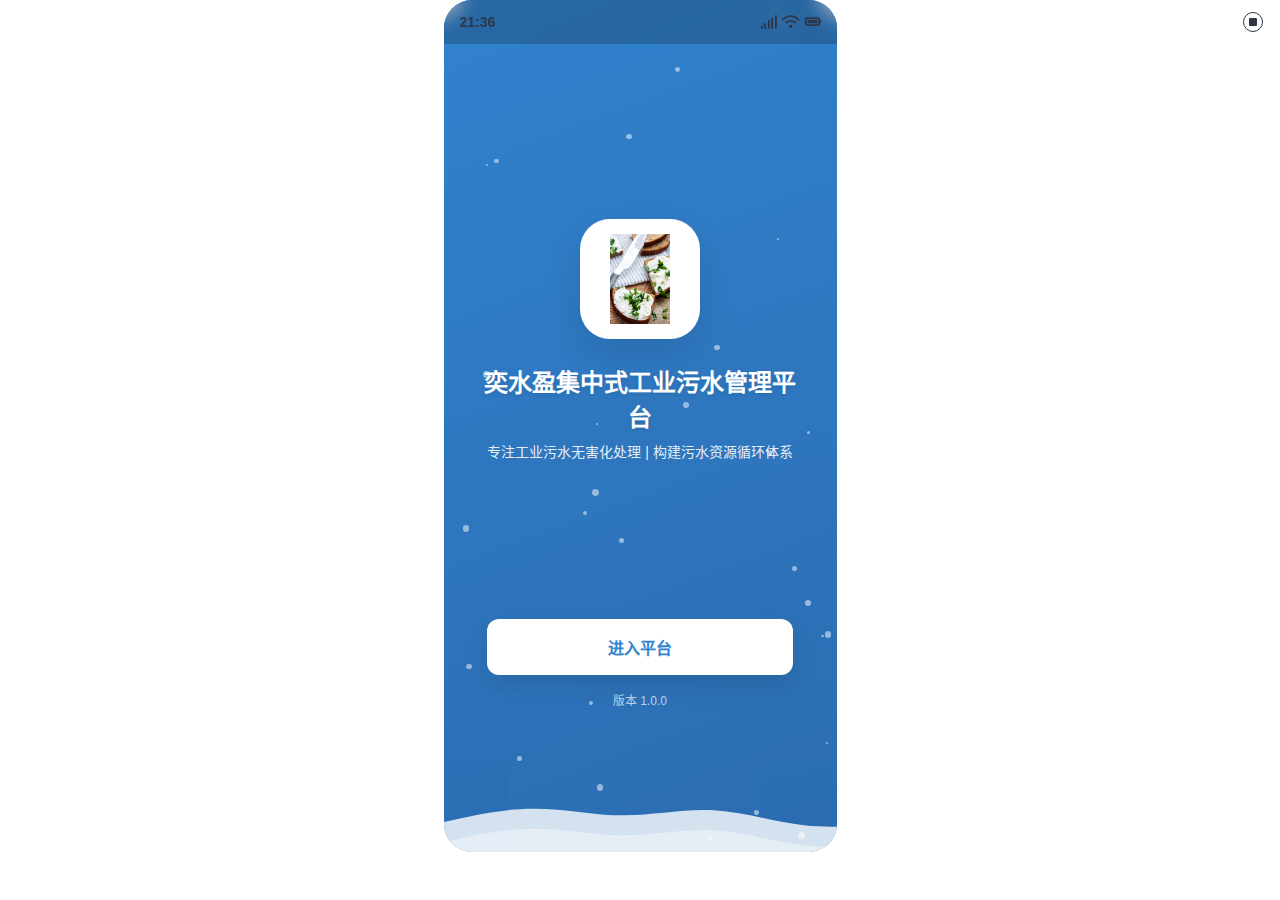
<file: index.html>
<!DOCTYPE html>
<html lang="zh-CN">
<head>
  <meta charset="UTF-8">
  <meta name="viewport" content="width=device-width, initial-scale=1.0, maximum-scale=1.0, user-scalable=no">
  <title>奕水盈集中式工业污水管理平台</title>
  <link rel="stylesheet" href="common.css">
  <link href="https://cdnjs.cloudflare.com/ajax/libs/font-awesome/6.0.0-beta3/css/all.min.css" rel="stylesheet">
  <style>
    body {
      margin: 0 auto;
      padding: 0;
      font-family: -apple-system, BlinkMacSystemFont, 'Segoe UI', Roboto, Helvetica, Arial, sans-serif;
      overflow: hidden;
      height: 100vh;
      width: 100%;
      max-width: 393px;
      background-color: #fff;
      border-radius: 40px;
    }
    
    .splash-container {
      position: relative;
      width: 100%;
      height: 100%;
      margin: 0 auto;
      overflow: hidden;
      display: flex;
      flex-direction: column;
      align-items: center;
      justify-content: space-between;
      background: linear-gradient(160deg, #3182ce, #2b6cb0);
      border-radius: calc(var(--border-radius) - var(--border-width));
    }
    
    /* 背景波浪 */
    .wave {
      position: absolute;
      bottom: 0;
      left: 0;
      width: 100%;
      height: 100px;
      background: url('data:image/svg+xml;utf8,<svg xmlns="http://www.w3.org/2000/svg" viewBox="0 0 1440 320"><path fill="white" fill-opacity="1" d="M0,224L48,213.3C96,203,192,181,288,181.3C384,181,480,203,576,202.7C672,203,768,181,864,186.7C960,192,1056,224,1152,234.7C1248,245,1344,235,1392,229.3L1440,224L1440,320L1392,320C1344,320,1248,320,1152,320C1056,320,960,320,864,320C768,320,672,320,576,320C480,320,384,320,288,320C192,320,96,320,48,320L0,320Z"></path></svg>');
      background-size: cover;
      background-repeat: no-repeat;
      opacity: 0.8;
      animation: wave-animation 12s linear infinite;
    }
    
    .wave:nth-child(2) {
      bottom: -20px;
      opacity: 0.4;
      animation: wave-animation 10s linear infinite;
    }
    
    @keyframes wave-animation {
      0% { background-position-x: 0px; }
      100% { background-position-x: 1000px; }
    }
    
    /* 粒子动画 */
    .particle {
      position: absolute;
      width: 6px;
      height: 6px;
      background-color: rgba(255, 255, 255, 0.5);
      border-radius: 50%;
      animation: float 10s infinite linear;
    }
    
    @keyframes float {
      0% { transform: translate(0, 0); opacity: 0; }
      10% { opacity: 1; }
      90% { opacity: 1; }
      100% { transform: translate(var(--x), var(--y)); opacity: 0; }
    }
    
    /* Logo和标题 */
    .splash-content {
      display: flex;
      flex-direction: column;
      align-items: center;
      justify-content: center;
      text-align: center;
      margin-top: 120px;
      width: 100%;
      padding: 0 24px;
      z-index: 2;
      box-sizing: border-box;
    }
    
    .logo {
      width: 120px;
      height: 120px;
      border-radius: 30px;
      background: #fff;
      display: flex;
      align-items: center;
      justify-content: center;
      box-shadow: 0 15px 35px rgba(0, 0, 0, 0.1);
      margin-bottom: 24px;
      animation: pulsate 2s infinite alternate;
      overflow: hidden;
    }
    
    @keyframes pulsate {
      0% { transform: scale(1); box-shadow: 0 15px 35px rgba(0, 0, 0, 0.1); }
      100% { transform: scale(1.05); box-shadow: 0 20px 45px rgba(0, 0, 0, 0.18); }
    }
    
    .logo img {
      width: 75%;
      height: 75%;
      object-fit: contain;
    }
    
    .app-name {
      font-size: 24px;
      font-weight: 700;
      color: #fff;
      margin-bottom: 8px;
      text-shadow: 0 2px 4px rgba(0, 0, 0, 0.1);
      padding: 0 10px;
      word-wrap: break-word;
    }
    
    .app-subtitle {
      font-size: 14px;
      color: rgba(255, 255, 255, 0.9);
      margin-bottom: 32px;
      max-width: 90%;
      line-height: 1.6;
      word-wrap: break-word;
    }
    
    /* 底部按钮 */
    .splash-buttons {
      display: flex;
      flex-direction: column;
      align-items: center;
      padding: 24px;
      width: 90%;
      z-index: 2;
      margin-bottom: 120px;
    }
    
    .start-btn {
      width: 100%;
      padding: 16px;
      background: #fff;
      color: #3182ce;
      border: none;
      border-radius: 12px;
      font-size: 16px;
      font-weight: 600;
      cursor: pointer;
      box-shadow: 0 10px 25px rgba(0, 0, 0, 0.1);
      transition: all 0.3s ease;
      position: relative;
      overflow: hidden;
    }
    
    .start-btn::after {
      content: "";
      position: absolute;
      top: -50%;
      left: -50%;
      width: 200%;
      height: 200%;
      background: radial-gradient(circle, rgba(255,255,255,0.3) 0%, transparent 70%);
      opacity: 0;
      transform: scale(0.5);
      transition: opacity 0.5s ease, transform 0.5s ease;
    }
    
    .start-btn:active {
      transform: translateY(2px);
      box-shadow: 0 5px 15px rgba(0, 0, 0, 0.05);
    }
    
    .start-btn:hover::after {
      opacity: 1;
      transform: scale(1);
    }
    
    .splash-version {
      margin-top: 16px;
      color: rgba(255, 255, 255, 0.7);
      font-size: 12px;
    }
    
    /* iOS状态栏 */
    .ios-status-bar {
      position: absolute;
      top: 0;
      left: 0;
      width: 100%;
      z-index: 100;
      color: white;
      padding: 5px 16px;
      height: 44px;
      box-sizing: border-box;
      display: flex;
      justify-content: space-between;
      align-items: center;
      background-color: rgba(0,0,0,0.2);
      backdrop-filter: blur(10px);
      -webkit-backdrop-filter: blur(10px);
      border-top-left-radius: calc(var(--border-radius) - var(--border-width));
      border-top-right-radius: calc(var(--border-radius) - var(--border-width));
    }
    
    /* 页面操作按钮 */
    .action-buttons {
      position: fixed;
      top: 10px;
      right: 15px;
      display: flex;
      align-items: center;
      gap: 12px;
      z-index: 1001;
      color: white;
    }
    
    /* 固定位置的操作按钮 */
    .action-fixed {
      position: fixed;
      top: 10px;
      right: 15px;
      z-index: 1001;
      color: white;
    }
    
    .share-dots {
      display: flex;
      flex-direction: column;
      gap: 3px;
    }
    
    .share-dot {
      width: 4px;
      height: 4px;
      background-color: white;
      border-radius: 50%;
    }
    
    .home-btn {
      width: 24px;
      height: 24px;
      position: relative;
    }
    
    .home-btn-inner {
      width: 12px;
      height: 12px;
      border: 2px solid white;
      border-radius: 3px;
      position: absolute;
      top: 50%;
      left: 50%;
      transform: translate(-50%, -50%);
    }
  </style>
</head>
<body>
  <!-- iOS状态栏 -->
  <div class="ios-status-bar">
    <div class="status-bar-time" id="status-time">9:41</div>
    <div class="status-bar-icons">
      <i class="fas fa-signal"></i>
      <i class="fas fa-wifi"></i>
      <i class="fas fa-battery-full"></i>
    </div>
  </div>
  
  <!-- 页面头部操作按钮 -->
  <div class="action-buttons action-fixed">
    <div class="share-dots">
      <div class="share-dot"></div>
      <div class="share-dot middle"></div>
      <div class="share-dot"></div>
    </div>
    <div class="home-btn">
      <div class="home-btn-inner"></div>
      <div class="home-btn-outer"></div>
    </div>
  </div>

  <div class="splash-container">
    <!-- 背景波浪 -->
    <div class="wave"></div>
    <div class="wave"></div>
    
    <!-- 动画粒子 -->
    <div id="particles"></div>
    
    <!-- Logo和标题 -->
    <div class="splash-content">
      <div class="logo">
        <img src="assets/logo.png" alt="奕水盈Logo">
      </div>
      <h1 class="app-name">奕水盈集中式工业污水管理平台</h1>
      <p class="app-subtitle">专注工业污水无害化处理 | 构建污水资源循环体系</p>
    </div>
    
    <!-- 底部按钮 -->
    <div class="splash-buttons">
      <button class="start-btn" id="enterButton">
        <span>进入平台</span>
      </button>
      <div class="splash-version">版本 1.0.0</div>
    </div>
  </div>

  <script>
    // 更新状态栏时间
    function updateStatusBarTime() {
      const now = new Date();
      const hours = now.getHours().toString().padStart(2, '0');
      const minutes = now.getMinutes().toString().padStart(2, '0');
      document.getElementById('status-time').textContent = `${hours}:${minutes}`;
    }
    
    // 初始加载和每分钟更新时间
    updateStatusBarTime();
    setInterval(updateStatusBarTime, 60000);
    
    // 创建动画粒子
    function createParticles() {
      const particlesContainer = document.getElementById('particles');
      const particleCount = 30;
      
      for (let i = 0; i < particleCount; i++) {
        const particle = document.createElement('div');
        particle.className = 'particle';
        
        // 随机位置
        const initialX = Math.random() * 100;
        const initialY = Math.random() * 100;
        particle.style.left = `${initialX}%`;
        particle.style.top = `${initialY}%`;
        
        // 随机大小
        const size = Math.random() * 5 + 2;
        particle.style.width = `${size}px`;
        particle.style.height = `${size}px`;
        
        // 随机移动方向
        const x = (Math.random() - 0.5) * 200;
        const y = (Math.random() - 0.5) * 200;
        particle.style.setProperty('--x', `${x}px`);
        particle.style.setProperty('--y', `${y}px`);
        
        // 随机动画延迟
        const delay = Math.random() * 5;
        particle.style.animationDelay = `${delay}s`;
        
        // 随机动画持续时间
        const duration = Math.random() * 20 + 10;
        particle.style.animationDuration = `${duration}s`;
        
        particlesContainer.appendChild(particle);
      }
    }
    
    // 创建粒子
    createParticles();
    
    // 点击进入按钮
    document.getElementById('enterButton').addEventListener('click', function() {
      window.location.href = 'login.html';
    });
  </script>
</body>
</html>
</file>
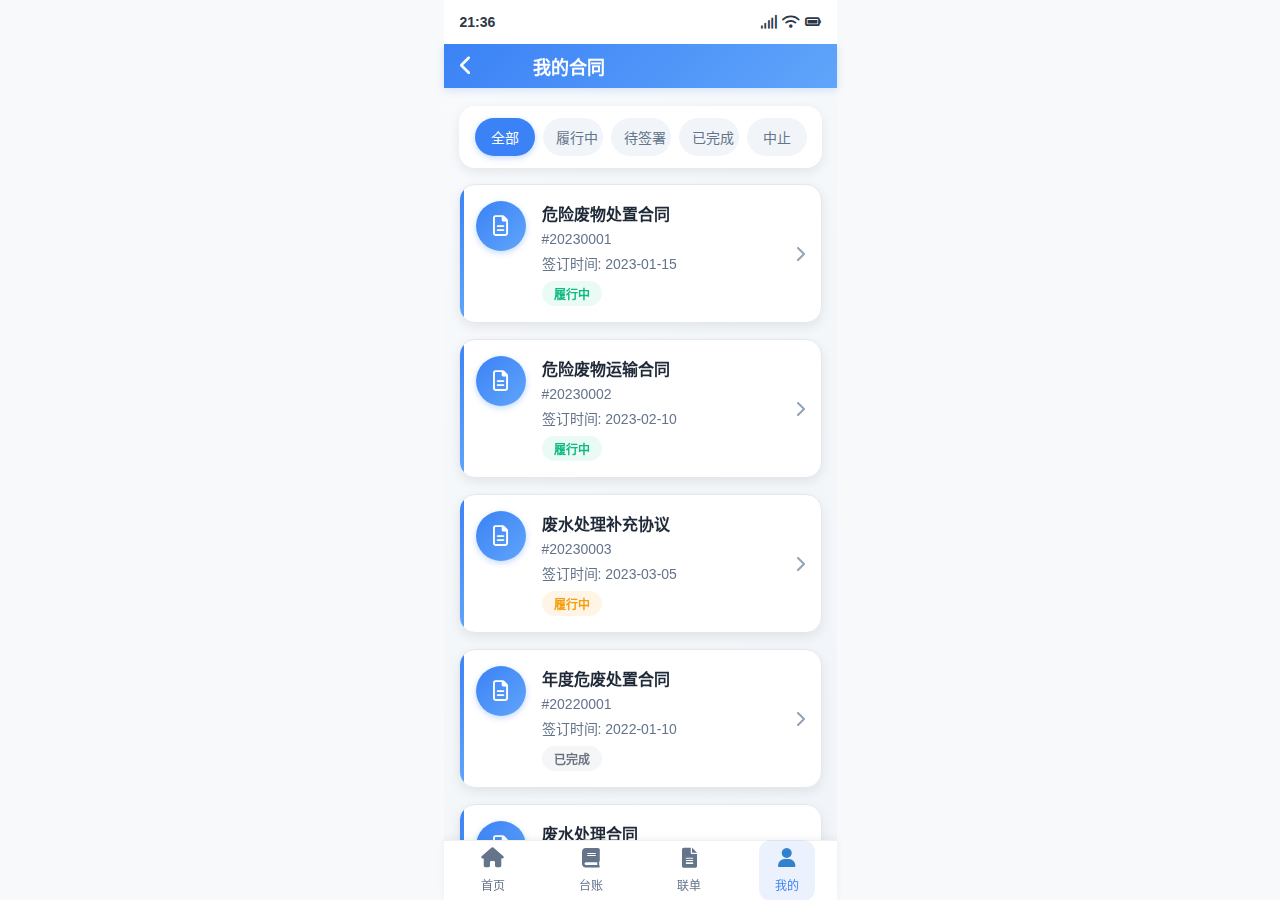
<file: contracts.html>
<!DOCTYPE html>
<html lang="zh-CN">
<head>
  <meta charset="UTF-8">
  <meta name="viewport" content="width=device-width, initial-scale=1.0, maximum-scale=1.0, user-scalable=no">
  <title>我的合同 - 奕水盈集中式工业污水管理平台</title>
  <link href="https://cdnjs.cloudflare.com/ajax/libs/font-awesome/6.0.0-beta3/css/all.min.css" rel="stylesheet">
  <link rel="stylesheet" href="common.css">
  <style>
    .container {
      padding: 90px 15px 70px;
      height: 100%;
      width: 100%;
      max-width: 393px;
      margin: 0 auto;
      overflow-y: auto;
      overflow-x: hidden;
      -webkit-overflow-scrolling: touch;
      box-sizing: border-box;
      position: relative;
      z-index: 1;
      background: linear-gradient(135deg, #f8fafc 0%, #f1f5f9 100%);
    }

    /* 修复iOS状态栏和页面头部 */
    .ios-status-bar {
      position: fixed;
      top: 0;
      left: 0;
      width: 100%;
      max-width: 393px;
      margin: 0 auto;
      left: 0;
      right: 0;
      z-index: 100;
      padding: 5px 16px;
      height: 44px;
      background-color: white;
    }

    .page-header {
      position: fixed;
      top: 44px;
      left: 0;
      width: 100%;
      max-width: 393px;
      margin: 0 auto;
      z-index: 50;
      background: linear-gradient(135deg, #3b82f6 0%, #60a5fa 100%);
      height: 44px;
      display: flex;
      align-items: center;
      padding: 0 16px;
      box-shadow: 0 2px 8px rgba(59, 130, 246, 0.2);
    }

    .page-title {
      color: white;
      font-size: 18px;
      font-weight: 600;
      margin-left: 8px;
    }

    .back-button {
      color: white;
      font-size: 20px;
      z-index: 10;
      transition: transform 0.2s ease;
    }

    .back-button:active {
      transform: scale(0.9);
    }

    /* 底部标签栏样式 */
    .tab-bar {
      position: fixed;
      bottom: 0;
      left: 0;
      width: 100%;
      max-width: 393px;
      margin: 0 auto;
      z-index: 50;
      background-color: white;
      display: flex;
      justify-content: space-around;
      align-items: center;
      padding: 8px 0;
      box-shadow: 0 -2px 8px rgba(0,0,0,0.05);
      border-top: 1px solid #f0f0f0;
    }
    
    /* 合同列表样式 */
    .contracts-list {
      margin-bottom: 24px;
    }
    
    .contract-card {
      background-color: white;
      border-radius: 16px;
      padding: 16px;
      box-shadow: 0 4px 12px rgba(0,0,0,0.08);
      margin-bottom: 16px;
      display: flex;
      cursor: pointer;
      border: 1px solid #e5e7eb;
      position: relative;
      overflow: hidden;
    }
    
    .contract-card::before {
      content: '';
      position: absolute;
      top: 0;
      left: 0;
      width: 4px;
      height: 100%;
      background: linear-gradient(135deg, #3b82f6 0%, #60a5fa 100%);
    }
    
    .contract-icon {
      width: 50px;
      height: 50px;
      border-radius: 25px;
      background: linear-gradient(135deg, #3b82f6 0%, #60a5fa 100%);
      display: flex;
      align-items: center;
      justify-content: center;
      margin-right: 16px;
      color: white;
      font-size: 20px;
      flex-shrink: 0;
      box-shadow: 0 2px 6px rgba(59, 130, 246, 0.3);
    }
    
    .contract-info {
      flex: 1;
      position: relative;
    }
    
    .contract-title {
      font-size: 16px;
      font-weight: 600;
      color: #1f2937;
      margin-bottom: 6px;
    }
    
    .contract-number {
      font-size: 14px;
      color: #64748b;
      margin-bottom: 6px;
    }
    
    .contract-date {
      font-size: 14px;
      color: #64748b;
      margin-bottom: 8px;
    }
    
    .contract-status {
      display: inline-block;
      padding: 4px 12px;
      border-radius: 20px;
      font-size: 12px;
      font-weight: 600;
    }
    
    .active {
      background-color: rgba(52, 211, 153, 0.1);
      color: #10b981;
    }
    
    .pending {
      background-color: rgba(245, 158, 11, 0.1);
      color: #f59e0b;
    }
    
    .completed {
      background-color: rgba(156, 163, 175, 0.1);
      color: #6b7280;
    }
    
    .status-terminated {
      background-color: rgba(239, 68, 68, 0.1);
      color: #ef4444;
    }
    
    .contract-arrow {
      display: flex;
      align-items: center;
      margin-left: 10px;
      color: #94a3b8;
      font-size: 16px;
    }
    
    /* 合同详情页样式 */
    .contract-detail {
      display: none;
      background-color: #fff;
      border-radius: 16px;
      padding: 20px;
      box-shadow: 0 4px 12px rgba(0,0,0,0.08);
    }
    
    .contract-detail.active {
      display: block;
    }
    
    .contract-detail-section {
      margin-bottom: 24px;
    }
    
    .section-title {
      font-size: 18px;
      font-weight: 600;
      color: #1f2937;
      margin-bottom: 16px;
      padding-bottom: 8px;
      border-bottom: 1px solid #e5e7eb;
    }
    
    .detail-row {
      display: flex;
      margin-bottom: 12px;
    }
    
    .detail-label {
      width: 120px;
      font-size: 14px;
      color: #64748b;
      font-weight: 500;
    }
    
    .detail-value {
      flex: 1;
      font-size: 14px;
      color: #1f2937;
    }
    
    /* 筛选栏样式 */
    .filter-tabs {
      display: flex;
      background-color: white;
      padding: 12px 16px;
      margin: 16px 0;
      border-radius: 16px;
      box-shadow: 0 4px 12px rgba(0,0,0,0.08);
      overflow-x: auto;
      white-space: nowrap;
      -webkit-overflow-scrolling: touch;
      scrollbar-width: none;
      -ms-overflow-style: none;
      gap: 8px;
    }
    
    .filter-tabs::-webkit-scrollbar {
      display: none;
    }
    
    .filter-tab {
      padding: 8px 12px;
      font-size: 14px;
      color: #64748b;
      border-radius: 20px;
      cursor: pointer;
      background-color: #f1f5f9;
      border: 1px solid transparent;
      min-width: 60px;
      text-align: center;
      white-space: nowrap;
    }
    
    .filter-tab.active {
      background-color: #3b82f6;
      color: white;
      font-weight: 500;
      box-shadow: 0 2px 6px rgba(59, 130, 246, 0.3);
    }
    
    .filter-tab:active {
      transform: scale(0.95);
    }

    /* 底部标签栏美化 */
    .tab-bar {
      position: fixed;
      bottom: 0;
      left: 0;
      width: 100%;
      max-width: 393px;
      margin: 0 auto;
      z-index: 50;
      background-color: white;
      display: flex;
      justify-content: space-around;
      align-items: center;
      padding: 8px 0;
      box-shadow: 0 -2px 8px rgba(0,0,0,0.05);
      border-top: 1px solid #f0f0f0;
    }

    .tab-item {
      display: flex;
      flex-direction: column;
      align-items: center;
      color: #64748b;
      text-decoration: none;
      padding: 8px 16px;
      border-radius: 12px;
    }

    .tab-item i {
      font-size: 20px;
      margin-bottom: 4px;
    }

    .tab-item span {
      font-size: 12px;
    }

    .tab-item.active {
      color: #3b82f6;
      background-color: rgba(59, 130, 246, 0.1);
    }
  </style>
</head>
<body>
  <!-- iOS状态栏 -->
  <div class="ios-status-bar">
    <div class="status-bar-time" id="status-time">9:41</div>
    <div class="status-bar-icons">
      <i class="fas fa-signal"></i>
      <i class="fas fa-wifi"></i>
      <i class="fas fa-battery-full"></i>
    </div>
  </div>
  
  <!-- 页面头部 -->
  <div class="page-header">
    <a href="profile.html" class="back-button">
      <i class="fas fa-chevron-left"></i>
    </a>
    <div class="page-title">我的合同</div>
  </div>
  
  <div class="container">
    <div id="contracts-list-view">
      <!-- 合同筛选栏 -->
      <div class="filter-tabs">
        <div class="filter-tab active" data-status="all">全部</div>
        <div class="filter-tab" data-status="active">履行中</div>
        <div class="filter-tab" data-status="pending">待签署</div>
        <div class="filter-tab" data-status="completed">已完成</div>
        <div class="filter-tab" data-status="terminated">中止</div>
      </div>
      
      <!-- 合同列表 -->
      <div class="contracts-list">
        <div class="contract-card" data-id="20230001" data-status="active">
          <div class="contract-icon">
            <i class="far fa-file-alt"></i>
          </div>
          <div class="contract-info">
            <div class="contract-title">危险废物处置合同</div>
            <div class="contract-number">#20230001</div>
            <div class="contract-date">签订时间: 2023-01-15</div>
            <div class="contract-status active">履行中</div>
          </div>
          <div class="contract-arrow">
            <i class="fas fa-chevron-right"></i>
          </div>
        </div>
        
        <div class="contract-card" data-id="20230002" data-status="active">
          <div class="contract-icon">
            <i class="far fa-file-alt"></i>
          </div>
          <div class="contract-info">
            <div class="contract-title">危险废物运输合同</div>
            <div class="contract-number">#20230002</div>
            <div class="contract-date">签订时间: 2023-02-10</div>
            <div class="contract-status active">履行中</div>
          </div>
          <div class="contract-arrow">
            <i class="fas fa-chevron-right"></i>
          </div>
        </div>
        
        <div class="contract-card" data-id="20230003" data-status="pending">
          <div class="contract-icon">
            <i class="far fa-file-alt"></i>
          </div>
          <div class="contract-info">
            <div class="contract-title">废水处理补充协议</div>
            <div class="contract-number">#20230003</div>
            <div class="contract-date">签订时间: 2023-03-05</div>
            <div class="contract-status pending">履行中</div>
          </div>
          <div class="contract-arrow">
            <i class="fas fa-chevron-right"></i>
          </div>
        </div>
        
        <div class="contract-card" data-id="20220001" data-status="completed">
          <div class="contract-icon">
            <i class="far fa-file-alt"></i>
          </div>
          <div class="contract-info">
            <div class="contract-title">年度危废处置合同</div>
            <div class="contract-number">#20220001</div>
            <div class="contract-date">签订时间: 2022-01-10</div>
            <div class="contract-status completed">已完成</div>
          </div>
          <div class="contract-arrow">
            <i class="fas fa-chevron-right"></i>
          </div>
        </div>
        
        <div class="contract-card" data-status="terminated">
          <div class="contract-icon">
            <i class="far fa-file-alt"></i>
          </div>
          <div class="contract-info">
            <div class="contract-title">废水处理合同</div>
            <div class="contract-number">#HT2023003</div>
            <div class="contract-date">签订时间: 2023-04-10</div>
            <div class="contract-status status-terminated">中止</div>
            <div class="contract-reason">中止原因: 企业停产整顿</div>
          </div>
          <div class="contract-arrow">
            <i class="fas fa-chevron-right"></i>
          </div>
        </div>
      </div>
    </div>
    
    <!-- 合同详情视图 -->
    <div id="contract-detail-view" class="contract-detail">
      <div class="contract-detail-section">
        <h4 class="section-title">合同概要</h4>
        <div class="detail-row">
          <div class="detail-label">合同编号:</div>
          <div id="detail-contract-number" class="detail-value">20230001</div>
        </div>
        <div class="detail-row">
          <div class="detail-label">废物名称:</div>
          <div id="detail-waste-type" class="detail-value">混合废水W1_W2, 脱脂废水, 含氰废水</div>
        </div>
        <div class="detail-row">
          <div class="detail-label">合同签约量:</div>
          <div id="detail-contract-amount" class="detail-value">1,200吨/年</div>
        </div>
        <div class="detail-row">
          <div class="detail-label">状态:</div>
          <div id="detail-contract-status" class="detail-value">
            <span class="contract-status active">履行中</span>
          </div>
        </div>
      </div>
      
      <div class="contract-detail-section">
        <h4 class="section-title">合同基本信息</h4>
        <div class="detail-row">
          <div class="detail-label">单位名称:</div>
          <div id="detail-company-name" class="detail-value">江阴市XX电镀有限公司</div>
        </div>
        <div class="detail-row">
          <div class="detail-label">联系人:</div>
          <div id="detail-contact-person" class="detail-value">张经理</div>
        </div>
        <div class="detail-row">
          <div class="detail-label">联系电话:</div>
          <div id="detail-contact-phone" class="detail-value">1351234****</div>
        </div>
        <div class="detail-row">
          <div class="detail-label">运营单位:</div>
          <div id="detail-operating-company" class="detail-value">江苏省ZZ环保科技有限公司</div>
        </div>
        <div class="detail-row">
          <div class="detail-label">运营联系人:</div>
          <div id="detail-operating-contact" class="detail-value">王主任</div>
        </div>
        <div class="detail-row">
          <div class="detail-label">运营联系电话:</div>
          <div id="detail-operating-phone" class="detail-value">1371234****</div>
        </div>
        <div class="detail-row">
          <div class="detail-label">签订时间:</div>
          <div id="detail-signing-date" class="detail-value">2023-01-15</div>
        </div>
        <div class="detail-row">
          <div class="detail-label">开始时间:</div>
          <div id="detail-start-date" class="detail-value">2023-01-20</div>
        </div>
        <div class="detail-row">
          <div class="detail-label">结束时间:</div>
          <div id="detail-end-date" class="detail-value">2024-01-19</div>
        </div>
      </div>
    </div>
  </div>
  
  <!-- 底部标签栏 -->
  <div class="tab-bar">
    <a href="home.html" class="tab-item">
      <i class="fas fa-home"></i>
      <span>首页</span>
    </a>
    <a href="ledger.html" class="tab-item">
      <i class="fas fa-book"></i>
      <span>台账</span>
    </a>
    <a href="transfer.html" class="tab-item">
      <i class="fas fa-file-alt"></i>
      <span>联单</span>
    </a>
    <a href="profile.html" class="tab-item active">
      <i class="fas fa-user"></i>
      <span>我的</span>
    </a>
  </div>
  
  <script>
    // 更新状态栏时间
    function updateStatusBarTime() {
      const now = new Date();
      const hours = now.getHours().toString().padStart(2, '0');
      const minutes = now.getMinutes().toString().padStart(2, '0');
      document.getElementById('status-time').textContent = `${hours}:${minutes}`;
    }
    
    // 初始加载和每分钟更新时间
    updateStatusBarTime();
    setInterval(updateStatusBarTime, 60000);
    
    document.addEventListener('DOMContentLoaded', function() {
      const filterItems = document.querySelectorAll('.filter-item');
      const contractCards = document.querySelectorAll('.contract-card');
      const contractsListView = document.getElementById('contracts-list-view');
      const contractDetailView = document.getElementById('contract-detail-view');
      
      // 合同数据
      const contractsData = {
        '20230001': {
          title: '危险废物处置合同',
          number: '20230001',
          date: '2023-01-15',
          status: 'active',
          statusText: '履行中',
          waste: '混合废水W1_W2, 脱脂废水, 含氰废水',
          amount: '1,200吨/年',
          company: '江阴市XX电镀有限公司',
          contact: '张经理',
          phone: '1351234****',
          operatingCompany: '江苏省ZZ环保科技有限公司',
          operatingContact: '王主任',
          operatingPhone: '1371234****',
          startDate: '2023-01-20',
          endDate: '2024-01-19'
        },
        '20230002': {
          title: '危险废物运输合同',
          number: '20230002',
          date: '2023-02-10',
          status: 'active',
          statusText: '履行中',
          waste: '混合废水W1_W2, 脱脂废水',
          amount: '800吨/年',
          company: '江阴市XX电镀有限公司',
          contact: '张经理',
          phone: '1351234****',
          operatingCompany: '无锡市YY运输有限公司',
          operatingContact: '李师傅',
          operatingPhone: '1381234****',
          startDate: '2023-02-15',
          endDate: '2024-02-14'
        },
        '20230003': {
          title: '废水处理补充协议',
          number: '20230003',
          date: '2023-03-05',
          status: 'pending',
          statusText: '履行中',
          waste: '含铬废水',
          amount: '350吨/年',
          company: '江阴市XX电镀有限公司',
          contact: '张经理',
          phone: '1351234****',
          operatingCompany: '江苏省ZZ环保科技有限公司',
          operatingContact: '王主任',
          operatingPhone: '1371234****',
          startDate: '2023-03-10',
          endDate: '2023-09-09'
        },
        '20220001': {
          title: '年度危废处置合同',
          number: '20220001',
          date: '2022-01-10',
          status: 'completed',
          statusText: '已完成',
          waste: '混合废水W1_W2, 脱脂废水, 含氰废水, 酸洗废水',
          amount: '1,500吨/年',
          company: '江阴市XX电镀有限公司',
          contact: '张经理',
          phone: '1351234****',
          operatingCompany: '江苏省ZZ环保科技有限公司',
          operatingContact: '王主任',
          operatingPhone: '1371234****',
          startDate: '2022-01-15',
          endDate: '2023-01-14'
        }
      };
      
      // 设置筛选标签点击事件
      function setupFilterTabs() {
        const filterTabs = document.querySelectorAll('.filter-tab');
        const contractCards = document.querySelectorAll('.contract-card, .contract-item');
        
        filterTabs.forEach(tab => {
          tab.addEventListener('click', function() {
            // 移除所有激活状态
            filterTabs.forEach(t => t.classList.remove('active'));
            
            // 添加当前激活状态
            this.classList.add('active');
            
            // 过滤合同
            const status = this.getAttribute('data-status');
            
            if (status === 'all') {
              // 显示所有合同
              contractCards.forEach(item => {
                item.style.display = 'flex';
              });
            } else {
              // 只显示特定状态的合同
              contractCards.forEach(item => {
                if (item.getAttribute('data-status') === status) {
                  item.style.display = 'flex';
                } else {
                  item.style.display = 'none';
                }
              });
            }
          });
        });
      }
      
      // 页面加载完成后设置筛选标签事件
      setupFilterTabs();
      
      // 点击合同卡片显示详情
      contractCards.forEach(card => {
        card.addEventListener('click', function() {
          const contractId = this.getAttribute('data-id');
          const contractData = contractsData[contractId];
          
          // 填充合同详情
          document.getElementById('detail-contract-number').textContent = contractData.number;
          document.getElementById('detail-waste-type').textContent = contractData.waste;
          document.getElementById('detail-contract-amount').textContent = contractData.amount;
          
          const statusElement = document.getElementById('detail-contract-status').querySelector('.contract-status');
          statusElement.textContent = contractData.statusText;
          statusElement.className = 'contract-status ' + contractData.status;
          
          document.getElementById('detail-company-name').textContent = contractData.company;
          document.getElementById('detail-contact-person').textContent = contractData.contact;
          document.getElementById('detail-contact-phone').textContent = contractData.phone;
          document.getElementById('detail-operating-company').textContent = contractData.operatingCompany;
          document.getElementById('detail-operating-contact').textContent = contractData.operatingContact;
          document.getElementById('detail-operating-phone').textContent = contractData.operatingPhone;
          document.getElementById('detail-signing-date').textContent = contractData.date;
          document.getElementById('detail-start-date').textContent = contractData.startDate;
          document.getElementById('detail-end-date').textContent = contractData.endDate;
          
          // 显示详情页，隐藏列表页
          contractsListView.style.display = 'none';
          contractDetailView.style.display = 'block';
          
          // 更新页面标题
          document.querySelector('.page-title').textContent = '合同详情';
          
          // 切换返回按钮功能
          const backButton = document.querySelector('.back-button');
          backButton.removeAttribute('href');
          backButton.addEventListener('click', function() {
            // 返回列表页
            contractsListView.style.display = 'block';
            contractDetailView.style.display = 'none';
            document.querySelector('.page-title').textContent = '我的合同';
            
            // 恢复返回按钮功能
            backButton.href = 'profile.html';
            backButton.removeEventListener('click', arguments.callee);
          });
        });
      });
    });
  </script>
</body>
</html>
</file>
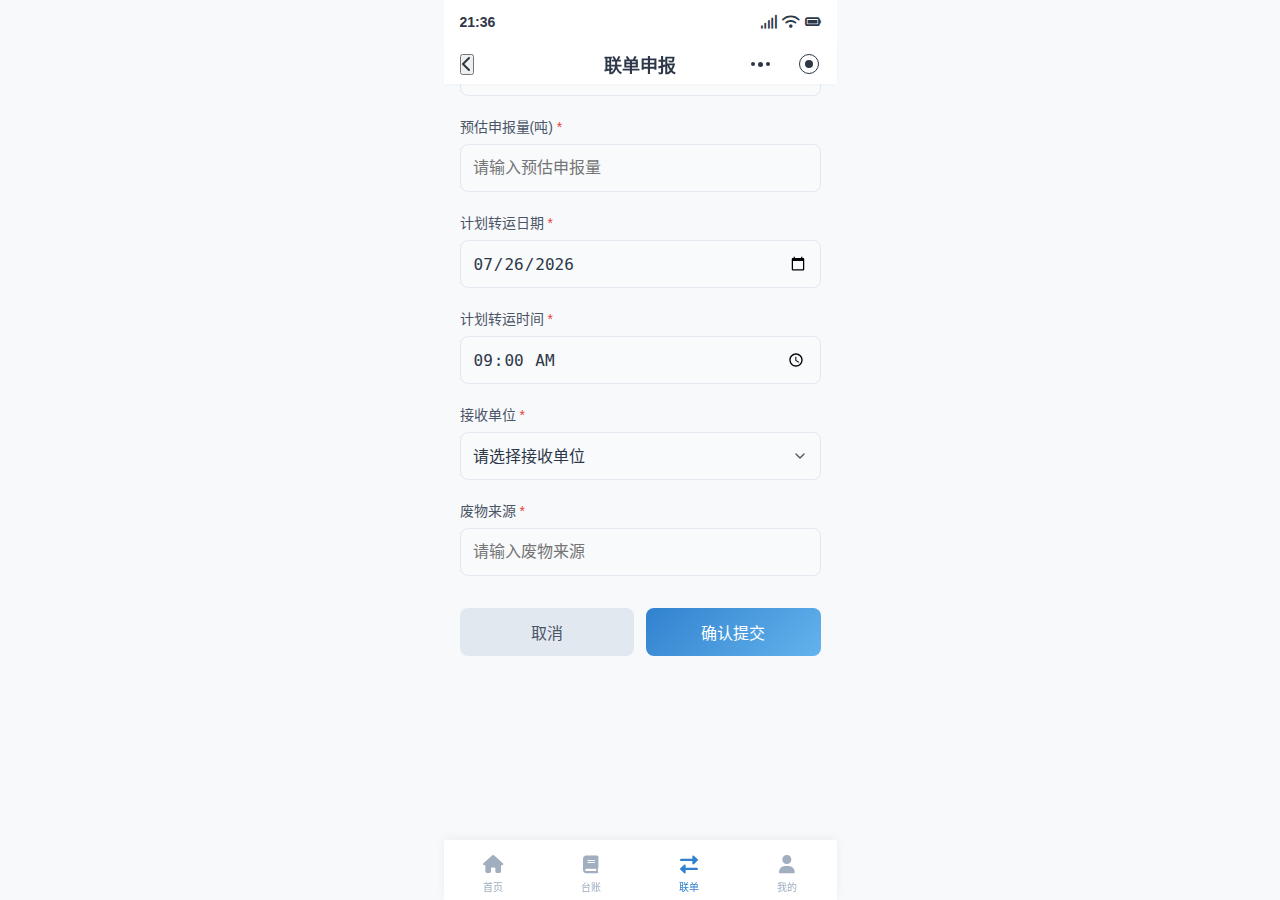
<file: create-transfer.html>
<!DOCTYPE html>
<html lang="zh-CN">
<head>
  <meta charset="UTF-8">
  <meta name="viewport" content="width=device-width, initial-scale=1.0, maximum-scale=1.0, user-scalable=no">
  <title>联单申报 - 奕水盈集中式工业污水管理平台</title>
  <link href="https://cdnjs.cloudflare.com/ajax/libs/font-awesome/6.0.0-beta3/css/all.min.css" rel="stylesheet">
  <link rel="stylesheet" href="common.css">
  <style>
    .container {
      padding: 20px 16px;
      height: calc(100vh - 124px);
      overflow-y: auto;
    }
    
    .form-title {
      font-size: 18px;
      font-weight: 600;
      margin-bottom: 24px;
      color: #2d3748;
    }
    
    .form-group {
      margin-bottom: 20px;
    }
    
    .form-label {
      display: block;
      font-size: 14px;
      font-weight: 500;
      color: #4a5568;
      margin-bottom: 8px;
    }
    
    .form-control, .form-select {
      width: 100%;
      height: 48px;
      padding: 12px;
      font-size: 16px;
      border: 1px solid #e2e8f0;
      border-radius: 8px;
      background-color: #f8fafc;
      color: #2d3748;
      transition: all 0.3s;
    }
    
    .form-control:focus, .form-select:focus {
      outline: none;
      border-color: #3182ce;
      box-shadow: 0 0 0 3px rgba(66, 153, 225, 0.2);
      background-color: #fff;
    }
    
    .form-select {
      appearance: none;
      background-image: url("data:image/svg+xml,%3Csvg xmlns='http://www.w3.org/2000/svg' width='16' height='16' viewBox='0 0 24 24' fill='none' stroke='%234a5568' stroke-width='2' stroke-linecap='round' stroke-linejoin='round'%3E%3Cpath d='M6 9l6 6 6-6'/%3E%3C/svg%3E");
      background-repeat: no-repeat;
      background-position: right 12px center;
      background-size: 16px;
    }
    
    .form-btn-group {
      display: flex;
      gap: 12px;
      margin-top: 32px;
    }
    
    .btn {
      flex: 1;
      height: 48px;
      border: none;
      border-radius: 8px;
      font-size: 16px;
      font-weight: 500;
      cursor: pointer;
    }
    
    .btn-primary {
      background: linear-gradient(135deg, #3182ce, #63b3ed);
      color: white;
    }
    
    .btn-secondary {
      background-color: #e2e8f0;
      color: #4a5568;
    }
    
    .required::after {
      content: '*';
      color: #e53e3e;
      margin-left: 4px;
    }
    
    .error-feedback {
      display: none;
      color: #e53e3e;
      font-size: 12px;
      margin-top: 4px;
    }
    
    .invalid .form-control, .invalid .form-select {
      border-color: #e53e3e;
    }
    
    .invalid .error-feedback {
      display: block;
    }
  </style>
</head>
<body>
  <!-- iOS状态栏 -->
  <div class="ios-status-bar">
    <div class="status-bar-time" id="status-time">9:41</div>
    <div class="status-bar-icons">
      <i class="fas fa-signal"></i>
      <i class="fas fa-wifi"></i>
      <i class="fas fa-battery-full"></i>
    </div>
  </div>
  
  <!-- 页面头部 -->
  <div class="page-header">
    <div class="action-buttons left-buttons">
      <button class="back-button" onclick="history.back()">
        <i class="fas fa-chevron-left"></i>
      </button>
    </div>
    <div class="page-title">联单申报</div>
    <div class="action-buttons">
      <div class="share-dots">
        <div class="share-dot"></div>
        <div class="share-dot middle"></div>
        <div class="share-dot"></div>
      </div>
      <div class="home-btn">
        <div class="home-btn-inner"></div>
        <div class="home-btn-outer"></div>
      </div>
    </div>
  </div>
  
  <div class="container">
    <form id="transfer-form">
      <div class="form-group">
        <label for="waste-type" class="form-label required">废物名称</label>
        <select id="waste-type" class="form-select" required>
          <option value="">请选择废物名称</option>
          <option value="混合废水W1_W2">混合废水W1_W2</option>
          <option value="脱脂废水">脱脂废水</option>
          <option value="含氰废水">含氰废水</option>
          <option value="酸洗废水">酸洗废水</option>
          <option value="含铬废水">含铬废水</option>
        </select>
        <div class="error-feedback">请选择废物名称</div>
      </div>
      
      <div class="form-group">
        <label for="waste-amount" class="form-label required">预估申报量(吨)</label>
        <input type="number" id="waste-amount" class="form-control" min="0.1" step="0.1" required placeholder="请输入预估申报量">
        <div class="error-feedback">请输入有效的申报量</div>
      </div>
      
      <div class="form-group">
        <label for="transport-date" class="form-label required">计划转运日期</label>
        <input type="date" id="transport-date" class="form-control" required>
        <div class="error-feedback">请选择计划转运日期</div>
      </div>
      
      <div class="form-group">
        <label for="transport-time" class="form-label required">计划转运时间</label>
        <input type="time" id="transport-time" class="form-control" required>
        <div class="error-feedback">请选择计划转运时间</div>
      </div>
      
      <div class="form-group">
        <label for="receiver-unit" class="form-label required">接收单位</label>
        <select id="receiver-unit" class="form-select" required>
          <option value="">请选择接收单位</option>
          <option value="江苏省ZZ环保科技有限公司">江苏省ZZ环保科技有限公司</option>
          <option value="江苏YY环保处理有限公司">江苏YY环保处理有限公司</option>
        </select>
        <div class="error-feedback">请选择接收单位</div>
      </div>
      
      <div class="form-group">
        <label for="waste-source" class="form-label required">废物来源</label>
        <input type="text" id="waste-source" class="form-control" required placeholder="请输入废物来源">
        <div class="error-feedback">请输入废物来源</div>
      </div>
      
      <div class="form-btn-group">
        <button type="button" class="btn btn-secondary" onclick="history.back()">取消</button>
        <button type="submit" class="btn btn-primary">确认提交</button>
      </div>
    </form>
  </div>
  
  <!-- 底部标签栏 -->
  <div class="tab-bar">
    <a href="home.html" class="tab-item">
      <i class="fas fa-home"></i>
      <span>首页</span>
    </a>
    <a href="ledger.html" class="tab-item">
      <i class="fas fa-book"></i>
      <span>台账</span>
    </a>
    <a href="transfer.html" class="tab-item active">
      <i class="fas fa-exchange-alt"></i>
      <span>联单</span>
    </a>
    <a href="profile.html" class="tab-item">
      <i class="fas fa-user"></i>
      <span>我的</span>
    </a>
  </div>
  
  <script>
    // 更新状态栏时间
    function updateStatusBarTime() {
      const now = new Date();
      const hours = now.getHours().toString().padStart(2, '0');
      const minutes = now.getMinutes().toString().padStart(2, '0');
      document.getElementById('status-time').textContent = `${hours}:${minutes}`;
    }
    
    // 初始加载和每分钟更新时间
    updateStatusBarTime();
    setInterval(updateStatusBarTime, 60000);
    
    // 页面加载时检查用户角色
    document.addEventListener('DOMContentLoaded', function() {
      // 获取当前用户角色
      const userRole = localStorage.getItem('userRole') || 'producer';
      
      // 如果不是产废单位，跳转回联单页面
      if (userRole !== 'producer') {
        window.location.href = 'transfer.html';
        return;
      }
      
      // 设置今天的日期为默认值
      const today = new Date();
      const year = today.getFullYear();
      const month = (today.getMonth() + 1).toString().padStart(2, '0');
      const day = today.getDate().toString().padStart(2, '0');
      
      document.getElementById('transport-date').value = `${year}-${month}-${day}`;
      document.getElementById('transport-time').value = '09:00';
      
      // 表单提交事件
      const form = document.getElementById('transfer-form');
      form.addEventListener('submit', function(e) {
        e.preventDefault();
        
        // 验证表单
        let isValid = true;
        const formGroups = document.querySelectorAll('.form-group');
        
        formGroups.forEach(group => {
          const input = group.querySelector('input, select');
          if (input.hasAttribute('required') && !input.value.trim()) {
            group.classList.add('invalid');
            isValid = false;
          } else {
            group.classList.remove('invalid');
          }
        });
        
        if (!isValid) {
          return;
        }
        
        // 收集表单数据
        const wasteType = document.getElementById('waste-type').value;
        const wasteAmount = document.getElementById('waste-amount').value;
        const transportDate = document.getElementById('transport-date').value;
        const transportTime = document.getElementById('transport-time').value;
        const receiverUnit = document.getElementById('receiver-unit').value;
        const wasteSource = document.getElementById('waste-source').value;
        
        // 生成随机订单号
        const date = new Date();
        const year = date.getFullYear().toString().slice(2);
        const month = (date.getMonth() + 1).toString().padStart(2, '0');
        const day = date.getDate().toString().padStart(2, '0');
        const random = Math.floor(Math.random() * 100).toString().padStart(2, '0');
        const orderNumber = `WS${year}${month}${day}${random}`;
        
        // 创建订单数据
        const orderData = {
          orderNumber,
          wasteType,
          wasteAmount,
          transportDateTime: `${transportDate} ${transportTime}`,
          receiverUnit,
          wasteSource,
          status: 'created',
          createTime: new Date().toISOString()
        };
        
        // 保存到本地存储
        const orders = JSON.parse(localStorage.getItem('orders') || '[]');
        orders.push(orderData);
        localStorage.setItem('orders', JSON.stringify(orders));
        
        // 显示成功提示
        alert('联单申报成功！联单号：' + orderNumber);
        
        // 返回联单列表页
        window.location.href = 'transfer.html';
      });
      
      // 验证输入
      const inputs = document.querySelectorAll('input, select');
      inputs.forEach(input => {
        input.addEventListener('input', function() {
          const group = this.closest('.form-group');
          if (this.hasAttribute('required') && !this.value.trim()) {
            group.classList.add('invalid');
          } else {
            group.classList.remove('invalid');
          }
        });
      });
    });
  </script>
</body>
</html>
</file>
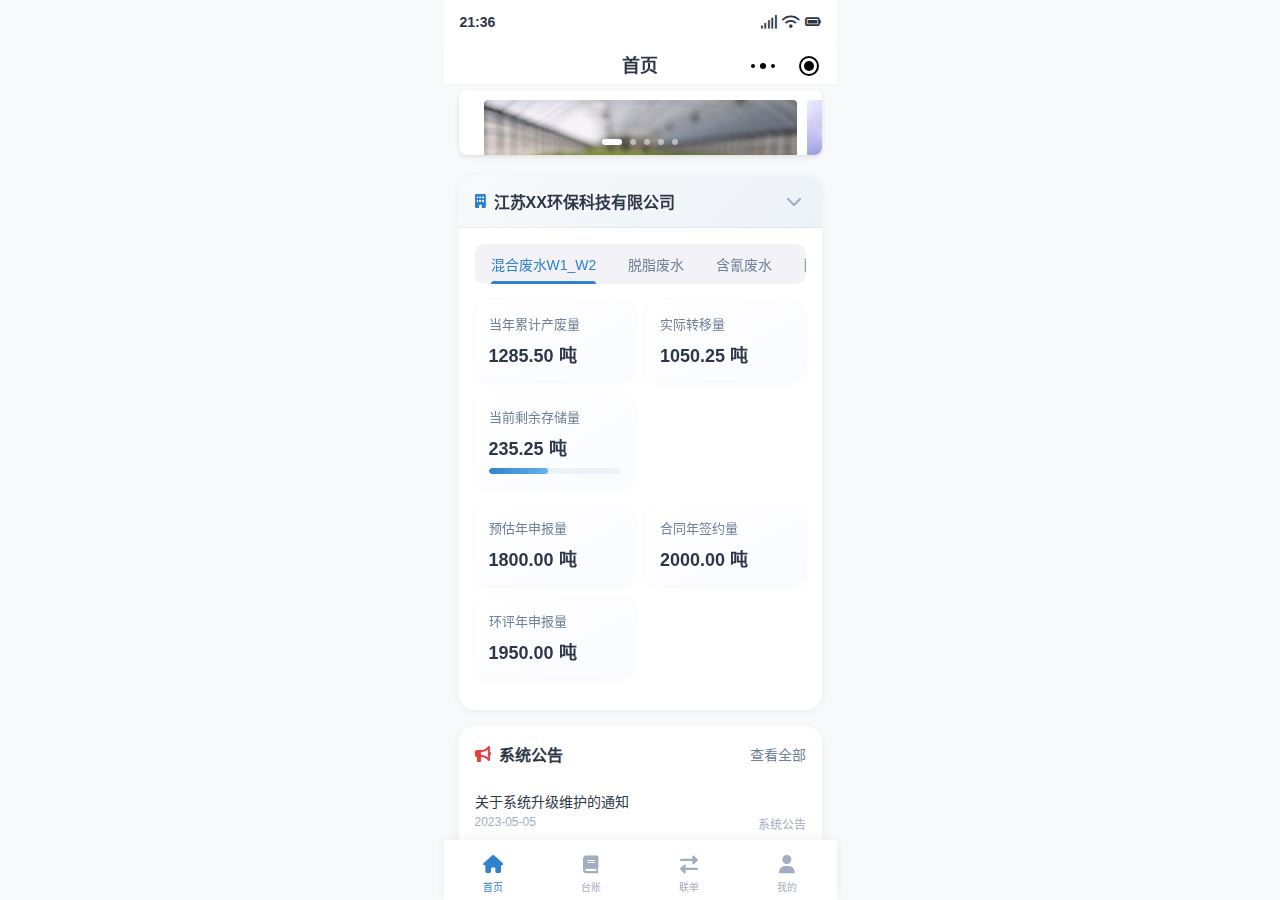
<file: home.html>
<!DOCTYPE html>
<html lang="zh-CN">
<head>
  <meta charset="UTF-8">
  <meta name="viewport" content="width=device-width, initial-scale=1.0, maximum-scale=1.0, user-scalable=no">
  <title>首页 - 奕水盈集中式工业污水管理平台</title>
  <link href="https://cdnjs.cloudflare.com/ajax/libs/font-awesome/6.0.0-beta3/css/all.min.css" rel="stylesheet">
  <link rel="stylesheet" href="common.css">
  <style>
    /* 公司面板样式 */
    .company-panel {
      margin-bottom: 16px;
      border-radius: 16px;
      overflow: hidden;
      box-shadow: 0 2px 10px rgba(0,0,0,0.05);
      background: white;
      position: relative;
      z-index: 1;
    }
    
    .company-header {
      padding: 14px 16px;
      background: linear-gradient(135deg, #f8f9fa, #edf2f7);
      display: flex;
      justify-content: space-between;
      align-items: center;
      cursor: pointer;
      border-bottom: 1px solid rgba(0,0,0,0.05);
    }
    
    .company-title {
      font-weight: 600;
      font-size: 16px;
      color: #2d3748;
      display: flex;
      align-items: center;
      gap: 8px;
    }
    
    .company-title i {
      color: #3182ce;
      font-size: 14px;
    }
    
    .company-body {
      padding: 16px;
    }
    
    /* 废水类型选项卡 */
    .waste-tabs {
      display: flex;
      background-color: #f2f2f7;
      border-radius: 10px;
      margin-bottom: 16px;
      overflow-x: auto;
      white-space: nowrap;
      -webkit-overflow-scrolling: touch;
      scrollbar-width: none; /* Firefox */
    }
    
    .waste-tabs::-webkit-scrollbar {
      display: none; /* Chrome, Safari, Edge */
    }
    
    .waste-tab {
      padding: 10px 16px;
      font-size: 14px;
      color: #718096;
      cursor: pointer;
      transition: all 0.2s ease;
      position: relative;
    }
    
    .waste-tab.active {
      color: #3182ce;
      font-weight: 500;
    }
    
    .waste-tab.active::after {
      content: '';
      position: absolute;
      bottom: 0;
      left: 16px;
      right: 16px;
      height: 3px;
      background-color: #3182ce;
      border-radius: 3px 3px 0 0;
    }
    
    /* 数据统计卡片 */
    .stats-grid {
      display: grid;
      grid-template-columns: repeat(2, 1fr);
      gap: 12px;
      margin-bottom: 16px;
    }
    
    .stat-card {
      background: linear-gradient(to bottom right, white, #fafbff);
      padding: 14px;
      border-radius: 14px;
      box-shadow: 0 2px 8px rgba(0,0,0,0.03);
      transition: transform 0.2s ease, box-shadow 0.2s ease;
    }
    
    .stat-card:active {
      transform: scale(0.98);
      box-shadow: 0 1px 4px rgba(0,0,0,0.02);
    }
    
    .stat-label {
      font-size: 13px;
      color: #718096;
      margin-bottom: 8px;
    }
    
    .stat-value {
      font-size: 18px;
      font-weight: 600;
      color: #2d3748;
    }
    
    .stat-progress {
      margin-top: 8px;
    }
    
    .progress {
      height: 6px;
      background-color: #edf2f7;
      border-radius: 3px;
      overflow: hidden;
    }
    
    .progress-bar {
      height: 100%;
      background: linear-gradient(to right, #3182ce, #63b3ed);
      border-radius: 3px;
    }
    
    /* 切换开关样式 */
    .toggle-icon {
      transition: transform 0.3s ease;
      width: 24px;
      height: 24px;
      display: flex;
      align-items: center;
      justify-content: center;
      color: #a0aec0;
    }
    
    .collapsed .toggle-icon {
      transform: rotate(-90deg);
    }
    
    /* 最近联单样式 */
    .recent-orders {
      margin-top: 24px;
      margin-bottom: 100px;
    }
    
    .section-title {
      font-size: 16px;
      font-weight: 600;
      margin-bottom: 16px;
      color: #2d3748;
      display: flex;
      align-items: center;
      justify-content: space-between;
    }
    
    .view-all {
      font-size: 14px;
      color: #3182ce;
      font-weight: 500;
    }
    
    /* 空状态样式 */
    .empty-state {
      padding: 32px 16px;
      text-align: center;
      color: #a0aec0;
    }
    
    .empty-icon {
      font-size: 48px;
      margin-bottom: 16px;
      color: #cbd5e0;
    }
    
    .empty-text {
      font-size: 14px;
      margin-bottom: 16px;
    }
    
    /* 添加按钮 */
    .fab-button {
      position: fixed;
      right: 24px;
      bottom: 80px;
      width: 56px;
      height: 56px;
      border-radius: 28px;
      background: linear-gradient(135deg, #3182ce, #4299e1);
      color: white;
      display: flex;
      align-items: center;
      justify-content: center;
      box-shadow: 0 4px 12px rgba(66, 153, 225, 0.3);
      text-decoration: none;
      z-index: 20;
    }
    
    .fab-button:active {
      transform: scale(0.95);
      box-shadow: 0 2px 8px rgba(66, 153, 225, 0.2);
    }
    
    /* 公告样式 */
    .notice-section {
      background: white;
      border-radius: 16px;
      padding: 16px;
      margin-bottom: 16px;
      box-shadow: 0 2px 10px rgba(0,0,0,0.05);
    }
    
    .notice-header {
      display: flex;
      justify-content: space-between;
      align-items: center;
      margin-bottom: 15px;
    }
    
    .notice-title {
      font-size: 16px;
      font-weight: 600;
      color: #2d3748;
      display: flex;
      align-items: center;
    }
    
    .notice-title i {
      color: #e53e3e;
      margin-right: 8px;
    }
    
    .notice-more {
      color: #718096;
      font-size: 14px;
    }
    
    .notice-item {
      padding: 10px 0;
      border-bottom: 1px solid #f0f0f0;
    }
    
    .notice-item:last-child {
      border-bottom: none;
    }
    
    .notice-item-title {
      color: #2d3748;
      font-size: 14px;
      font-weight: 500;
      margin-bottom: 4px;
      overflow: hidden;
      text-overflow: ellipsis;
      white-space: nowrap;
    }
    
    .notice-item-meta {
      display: flex;
      justify-content: space-between;
      font-size: 12px;
      color: #a0aec0;
    }
    
    /* 头部按钮样式 */
    .action-buttons {
      position: absolute;
      top: 10px;
      right: 16px;
      display: flex;
      align-items: center;
    }

    .left-buttons {
      left: 16px;
      right: auto;
    }

    .share-dots {
      display: flex;
      align-items: center;
      justify-content: space-between;
      width: 24px;
      margin-right: 10px;
    }

    .share-dot {
      width: 4px;
      height: 4px;
      background-color: #000;
      border-radius: 50%;
    }

    .share-dot.middle {
      width: 6px;
      height: 6px;
    }

    .home-btn {
      position: relative;
      width: 24px;
      height: 24px;
    }

    .home-btn-outer {
      position: absolute;
      width: 20px;
      height: 20px;
      border: 2px solid #000;
      border-radius: 50%;
      top: 50%;
      left: 50%;
      transform: translate(-50%, -50%);
    }

    .home-btn-inner {
      position: absolute;
      width: 10px;
      height: 10px;
      background-color: #000;
      border-radius: 50%;
      top: 50%;
      left: 50%;
      transform: translate(-50%, -50%);
    }
  </style>
</head>
<body>
  <!-- iOS状态栏 -->
  <div class="ios-status-bar">
    <div class="status-bar-time" id="status-time">9:41</div>
    <div class="status-bar-icons">
      <i class="fas fa-signal"></i>
      <i class="fas fa-wifi"></i>
      <i class="fas fa-battery-full"></i>
    </div>
  </div>
  
  <!-- 页面头部 -->
  <div class="page-header">
    <div class="page-title">首页</div>
    <div class="action-buttons">
      <div class="share-dots">
        <div class="share-dot"></div>
        <div class="share-dot middle"></div>
        <div class="share-dot"></div>
      </div>
      <div class="home-btn">
        <div class="home-btn-inner"></div>
        <div class="home-btn-outer"></div>
      </div>
    </div>
  </div>
  
  <div class="container">
    <!-- 公司LOGO框 - 轮播图 -->
    <div class="company-logo-box">
      <div class="company-slider" id="company-slider">
        <div class="slider-item">
          <img src="assets/slide1.jpg" alt="奕水盈公司" class="company-logo">
        </div>
        <div class="slider-item">
          <img src="assets/slide2.jpg" alt="水处理设施" class="company-logo">
        </div>
        <div class="slider-item">
          <img src="assets/slide3.jpg" alt="环保技术" class="company-logo">
        </div>
        <div class="slider-item">
          <img src="assets/slide4.jpg" alt="处理工艺" class="company-logo">
        </div>
        <div class="slider-item">
          <img src="assets/slide5.jpg" alt="企业风貌" class="company-logo">
        </div>
      </div>
      <div class="slider-indicators" id="slider-indicators">
        <div class="indicator active"></div>
        <div class="indicator"></div>
        <div class="indicator"></div>
        <div class="indicator"></div>
        <div class="indicator"></div>
      </div>
    </div>
    
    <!-- 公司面板 -->
    <div class="company-panel">
      <div class="company-header" id="company-header">
        <div class="company-title">
          <i class="fas fa-building"></i>
          <span id="company-name">江苏XX环保科技有限公司</span>
        </div>
        <i class="fas fa-chevron-down toggle-icon"></i>
      </div>
      <div class="company-body" id="company-body">
        <!-- 废水类型选项卡 -->
        <div class="waste-tabs">
          <div class="waste-tab active" data-tab="mixed">混合废水W1_W2</div>
          <div class="waste-tab" data-tab="degreasing">脱脂废水</div>
          <div class="waste-tab" data-tab="cyanide">含氰废水</div>
          <div class="waste-tab" data-tab="acid">酸洗废水</div>
          <div class="waste-tab" data-tab="chrome">含铬废水</div>
        </div>
        
        <!-- 废水数据统计 - 第一行：3个 -->
        <div class="stats-grid">
          <div class="stat-card">
            <div class="stat-label">当年累计产废量</div>
            <div class="stat-value">1285.50 吨</div>
          </div>
          <div class="stat-card">
            <div class="stat-label">实际转移量</div>
            <div class="stat-value">1050.25 吨</div>
          </div>
          <div class="stat-card">
            <div class="stat-label">当前剩余存储量</div>
            <div class="stat-value">235.25 吨</div>
            <div class="stat-progress">
              <div class="progress">
                <div class="progress-bar" style="width: 45%"></div>
              </div>
            </div>
          </div>
        </div>
        
        <!-- 废水数据统计 - 第二行：3个 -->
        <div class="stats-grid">
          <div class="stat-card">
            <div class="stat-label">预估年申报量</div>
            <div class="stat-value">1800.00 吨</div>
          </div>
          <div class="stat-card">
            <div class="stat-label">合同年签约量</div>
            <div class="stat-value">2000.00 吨</div>
          </div>
          <div class="stat-card">
            <div class="stat-label">环评年申报量</div>
            <div class="stat-value">1950.00 吨</div>
          </div>
        </div>
      </div>
    </div>
    
    <!-- 收处单位视图 - 用户角色为receiver时显示 -->
    <div class="receiver-view" id="receiver-view" style="display: none;">
      <!-- 公司A信息面板 -->
      <div class="company-panel">
        <div class="company-header" id="companyA-header">
          <div class="company-title">
            <i class="fas fa-building"></i>
            <span>江阴市A公司</span>
          </div>
          <i class="fas fa-chevron-down toggle-icon"></i>
        </div>
        <div class="company-body" id="companyA-body">
          <!-- 废水类型选项卡 -->
          <div class="waste-tabs">
            <div class="waste-tab active" data-tab="mixedA">混合废水W1_W2</div>
            <div class="waste-tab" data-tab="degreasingA">脱脂废水</div>
            <div class="waste-tab" data-tab="cyanideA">含氰废水</div>
          </div>
          
          <!-- 废水数据统计 - 第一行：3个 -->
          <div class="stats-grid">
            <div class="stat-card">
              <div class="stat-label">当年累计产废量</div>
              <div class="stat-value">985.50 吨</div>
            </div>
            <div class="stat-card">
              <div class="stat-label">实际转移量</div>
              <div class="stat-value">850.25 吨</div>
            </div>
            <div class="stat-card">
              <div class="stat-label">当前剩余存储量</div>
              <div class="stat-value">135.25 吨</div>
              <div class="stat-progress">
                <div class="progress">
                  <div class="progress-bar" style="width: 40%"></div>
                </div>
              </div>
            </div>
          </div>
          
          <!-- 废水数据统计 - 第二行：3个 -->
          <div class="stats-grid">
            <div class="stat-card">
              <div class="stat-label">预估年申报量</div>
              <div class="stat-value">1600.00 吨</div>
            </div>
            <div class="stat-card">
              <div class="stat-label">合同年签约量</div>
              <div class="stat-value">1800.00 吨</div>
            </div>
            <div class="stat-card">
              <div class="stat-label">环评年申报量</div>
              <div class="stat-value">1750.00 吨</div>
            </div>
          </div>
        </div>
      </div>
      
      <!-- 公司B信息面板 -->
      <div class="company-panel">
        <div class="company-header" id="companyB-header">
          <div class="company-title">
            <i class="fas fa-building"></i>
            <span>江阴市B公司</span>
          </div>
          <i class="fas fa-chevron-down toggle-icon"></i>
        </div>
        <div class="company-body" id="companyB-body">
          <!-- 废水类型选项卡 -->
          <div class="waste-tabs">
            <div class="waste-tab active" data-tab="mixedB">混合废水W1_W2</div>
            <div class="waste-tab" data-tab="acidB">酸洗废水</div>
            <div class="waste-tab" data-tab="chromeB">含铬废水</div>
          </div>
          
          <!-- 废水数据统计 - 第一行：3个 -->
          <div class="stats-grid">
            <div class="stat-card">
              <div class="stat-label">当年累计产废量</div>
              <div class="stat-value">725.80 吨</div>
            </div>
            <div class="stat-card">
              <div class="stat-label">实际转移量</div>
              <div class="stat-value">650.40 吨</div>
            </div>
            <div class="stat-card">
              <div class="stat-label">当前剩余存储量</div>
              <div class="stat-value">75.40 吨</div>
              <div class="stat-progress">
                <div class="progress">
                  <div class="progress-bar" style="width: 32%"></div>
                </div>
              </div>
            </div>
          </div>
          
          <!-- 废水数据统计 - 第二行：3个 -->
          <div class="stats-grid">
            <div class="stat-card">
              <div class="stat-label">预估年申报量</div>
              <div class="stat-value">1200.00 吨</div>
            </div>
            <div class="stat-card">
              <div class="stat-label">合同年签约量</div>
              <div class="stat-value">1400.00 吨</div>
            </div>
            <div class="stat-card">
              <div class="stat-label">环评年申报量</div>
              <div class="stat-value">1350.00 吨</div>
            </div>
          </div>
        </div>
      </div>
    </div>
    
    <!-- 公告区域 -->
    <div class="notice-section">
      <div class="notice-header">
        <div class="notice-title">
          <i class="fas fa-bullhorn"></i>
          系统公告
        </div>
        <div class="notice-more">查看全部</div>
      </div>
      <div class="notice-list">
        <div class="notice-item">
          <div class="notice-item-title">关于系统升级维护的通知</div>
          <div class="notice-item-meta">
            <div class="notice-item-time">2023-05-05</div>
            <div class="notice-item-tag">系统公告</div>
          </div>
        </div>
        <div class="notice-item">
          <div class="notice-item-title">工业废水处理新规发布，请各单位注意</div>
          <div class="notice-item-meta">
            <div class="notice-item-time">2023-05-03</div>
            <div class="notice-item-tag">政策通知</div>
          </div>
        </div>
        <div class="notice-item">
          <div class="notice-item-title">关于加强夏季高温天气废水处理的通知</div>
          <div class="notice-item-meta">
            <div class="notice-item-time">2023-05-01</div>
            <div class="notice-item-tag">操作提示</div>
          </div>
        </div>
      </div>
    </div>
    
    <!-- 最近联单记录 -->
    <div class="recent-orders">
      <div class="section-title">
        最近联单记录
        <a href="transfer.html" class="view-all">查看全部</a>
      </div>
      
      <!-- 联单列表 -->
      <div class="list-item">
        <div class="list-item-content">
          <div class="list-item-title">WS20230501001</div>
          <div class="list-item-subtitle">2023-05-01 | 混合废水W1_W2 | 50.00吨</div>
        </div>
        <div class="tag tag-success">已完成</div>
       </div>
      
      <div class="list-item">
        <div class="list-item-content">
          <div class="list-item-title">WS20230428002</div>
          <div class="list-item-subtitle">2023-04-28 | 脱脂废水 | 20.50吨</div>
        </div>
        <div class="tag tag-info">运输中</div>
       </div>
      
      <div class="list-item">
        <div class="list-item-content">
          <div class="list-item-title">WS20230425003</div>
          <div class="list-item-subtitle">2023-04-25 | 含氰废水 | 35.75吨</div>
        </div>
        <div class="tag tag-warning">已创建</div>
      </div>
    </div>
  </div>
  
  <!-- 底部标签栏 -->
  <div class="tab-bar">
    <a href="home.html" class="tab-item active">
      <i class="fas fa-home"></i>
      <span>首页</span>
    </a>
    <a href="ledger.html" class="tab-item">
      <i class="fas fa-book"></i>
      <span>台账</span>
    </a>
    <a href="transfer.html" class="tab-item">
      <i class="fas fa-exchange-alt"></i>
      <span>联单</span>
    </a>
    <a href="profile.html" class="tab-item">
      <i class="fas fa-user"></i>
      <span>我的</span>
    </a>
  </div>
  
  <script>
    // 更新状态栏时间
    function updateStatusBarTime() {
      const now = new Date();
      const hours = now.getHours().toString().padStart(2, '0');
      const minutes = now.getMinutes().toString().padStart(2, '0');
      document.getElementById('status-time').textContent = `${hours}:${minutes}`;
    }
    
    // 初始加载和每分钟更新时间
    updateStatusBarTime();
    setInterval(updateStatusBarTime, 60000);
    
    // 轮播图自动切换
    let currentSlide = 0;
    const totalSlides = document.querySelectorAll('.slider-item').length;
    const slider = document.getElementById('company-slider');
    const indicators = document.querySelectorAll('.indicator');
    
    function updateSlider() {
      slider.style.transform = `translateX(-${currentSlide * 100}%)`;
      
      // 更新指示器
      document.querySelectorAll('.indicator').forEach((ind, index) => {
        if (index === currentSlide) {
          ind.classList.add('active');
        } else {
          ind.classList.remove('active');
        }
      });
    }
    
    function nextSlide() {
      currentSlide = (currentSlide + 1) % totalSlides;
      updateSlider();
    }
    
    function prevSlide() {
      currentSlide = (currentSlide - 1 + totalSlides) % totalSlides;
      updateSlider();
    }
    
    // 自动切换轮播图
    setInterval(nextSlide, 4000);
    
    // 点击指示器切换轮播图
    indicators.forEach((indicator, index) => {
      indicator.addEventListener('click', () => {
        currentSlide = index;
        updateSlider();
      });
    });
    
    // 添加触摸滑动功能
    let touchStartX = 0;
    let touchEndX = 0;
    
    slider.addEventListener('touchstart', (e) => {
      touchStartX = e.touches[0].clientX;
    });
    
    slider.addEventListener('touchend', (e) => {
      touchEndX = e.changedTouches[0].clientX;
      handleGesture();
    });
    
    function handleGesture() {
      if (touchEndX < touchStartX) {
        nextSlide(); // 向左滑动
      }
      if (touchEndX > touchStartX) {
        prevSlide(); // 向右滑动
      }
    }
    
    // 初始化页面视图
    document.addEventListener('DOMContentLoaded', function() {
      const userRole = localStorage.getItem('userRole') || 'producer';
      
      // 隐藏所有公司面板
      const companyPanel = document.querySelector('.company-panel');
      const receiverView = document.getElementById('receiver-view');
      
      // 默认布局
      if (companyPanel) companyPanel.style.display = 'block';
      if (receiverView) receiverView.style.display = 'none';
      
      // 处理公司面板折叠展开
      document.getElementById('company-header').addEventListener('click', function() {
        const companyBody = document.getElementById('company-body');
        companyBody.style.display = companyBody.style.display === 'none' ? 'block' : 'none';
        this.classList.toggle('collapsed');
      });
      
      // 根据用户角色设置页面
      if (userRole === 'receiver') {
        // 收处单位视图
        if (companyPanel) companyPanel.style.display = 'none';
        if (receiverView) receiverView.style.display = 'block';
        
        // 创建处理能力统计卡片
        const processingCapacityCard = document.createElement('div');
        processingCapacityCard.className = 'company-panel processing-capacity-card';
        processingCapacityCard.innerHTML = `
          <div class="company-header" id="processing-capacity-header">
            <div class="company-title">
              <i class="fas fa-chart-line"></i>
              <span>处理能力统计</span>
            </div>
            <i class="fas fa-chevron-down toggle-icon"></i>
          </div>
          <div class="company-body" id="processing-capacity-body">
            <div class="stats-grid">
              <div class="stat-card">
                <div class="stat-label">累计收处总量</div>
                <div class="stat-value">24,850.75 吨</div>
              </div>
              <div class="stat-card">
                <div class="stat-label">年处理能力</div>
                <div class="stat-value">34,127.50 吨</div>
              </div>
            </div>
            
            <div class="stats-grid">
              <div class="stat-card">
                <div class="stat-label">处理能力利用率</div>
                <div class="stat-value">72.8%</div>
                <div class="stat-progress">
                  <div class="progress">
                    <div class="progress-bar" style="width: 73%"></div>
                  </div>
                </div>
              </div>
              <div class="stat-card">
                <div class="stat-label">产废单位总数</div>
                <div class="stat-value">12 家</div>
              </div>
            </div>
            
            <div class="stats-grid">
              <div class="stat-card">
                <div class="stat-label">混合废水W1_W2</div>
                <div class="stat-value">12,580.25 吨</div>
              </div>
              <div class="stat-card">
                <div class="stat-label">脱脂废水</div>
                <div class="stat-value">5,640.50 吨</div>
              </div>
            </div>
            
            <div class="stats-grid">
              <div class="stat-card">
                <div class="stat-label">含氰废水</div>
                <div class="stat-value">3,630.00 吨</div>
              </div>
              <div class="stat-card">
                <div class="stat-label">其他废水</div>
                <div class="stat-value">3,000.00 吨</div>
              </div>
            </div>
          </div>
        `;
        
        // 添加处理能力统计卡片到页面
        if (receiverView) {
          receiverView.insertBefore(processingCapacityCard, receiverView.firstChild);
        }
        
        // 绑定处理能力面板折叠展开事件
        const processingCapacityHeader = document.getElementById('processing-capacity-header');
        if (processingCapacityHeader) {
          processingCapacityHeader.addEventListener('click', function() {
            const capacityBody = document.getElementById('processing-capacity-body');
            capacityBody.style.display = capacityBody.style.display === 'none' ? 'block' : 'none';
            this.classList.toggle('collapsed');
          });
        }
        
        // 绑定各产废公司面板折叠展开事件
        document.getElementById('companyA-header').addEventListener('click', function() {
          const companyBody = document.getElementById('companyA-body');
          companyBody.style.display = companyBody.style.display === 'none' ? 'block' : 'none';
          this.classList.toggle('collapsed');
        });
        
        document.getElementById('companyB-header').addEventListener('click', function() {
          const companyBody = document.getElementById('companyB-body');
          companyBody.style.display = companyBody.style.display === 'none' ? 'block' : 'none';
          this.classList.toggle('collapsed');
        });
      } else {
        // 产废单位视图 - 只显示自己的信息
        if (companyPanel) companyPanel.style.display = 'block';
        if (receiverView) receiverView.style.display = 'none';
        
        // 设置公司名称
        document.getElementById('company-name').textContent = '江苏XX环保科技有限公司';
      }
    });
    
    // 废水类型选项卡切换
    document.querySelectorAll('.waste-tab').forEach(tab => {
      tab.addEventListener('click', function() {
        // 获取当前选项卡组
        const tabGroup = this.parentElement;
        // 移除当前组中所有活动状态
        tabGroup.querySelectorAll('.waste-tab').forEach(t => t.classList.remove('active'));
        // 添加当前选项卡的活动状态
        this.classList.add('active');
        
        // 模拟数据加载
        const wasteType = this.getAttribute('data-tab');
        if (!wasteType) return; // 如果没有data-tab属性，直接返回
        
        // 获取相关卡片，这里需要确定是在哪个公司面板中
        let parentPanel = this.closest('.company-body');
        if (!parentPanel) return;
        
        const statCards = parentPanel.querySelectorAll('.stat-card');
        if (statCards.length < 3) return;
        
        // 模拟不同类型的数据加载
        const mockData = {
          mixed: {
            yearlyTotal: '1285.50 吨',
            transferred: '1050.25 吨',
            current: '235.25 吨',
            currentPercent: '45%',
            estimated: '1800.00 吨',
            contracted: '2000.00 吨',
            environmentalReport: '1950.00 吨'
          },
          degreasing: {
            yearlyTotal: '865.30 吨',
            transferred: '790.10 吨',
            current: '75.20 吨',
            currentPercent: '30%',
            estimated: '1200.00 吨',
            contracted: '1500.00 吨',
            environmentalReport: '1250.00 吨'
          },
          // 添加其他废水类型的模拟数据
          // ... 其他废水类型
        };
        
        // 如果有对应的模拟数据，更新卡片内容
        if (mockData[wasteType]) {
          const data = mockData[wasteType];
          
          // 更新统计卡片数据
          if (statCards[0]) statCards[0].querySelector('.stat-value').textContent = data.yearlyTotal;
          if (statCards[1]) statCards[1].querySelector('.stat-value').textContent = data.transferred;
          if (statCards[2]) {
            statCards[2].querySelector('.stat-value').textContent = data.current;
            const progressBar = statCards[2].querySelector('.progress-bar');
            if (progressBar) progressBar.style.width = data.currentPercent;
          }
          
          // 更新其他卡片
          if (statCards.length > 3) {
            if (statCards[3]) statCards[3].querySelector('.stat-value').textContent = data.estimated;
            if (statCards[4]) statCards[4].querySelector('.stat-value').textContent = data.contracted;
            if (statCards[5]) statCards[5].querySelector('.stat-value').textContent = data.environmentalReport;
          }
        }
      });
    });
  </script>
</body>
</html>
</file>
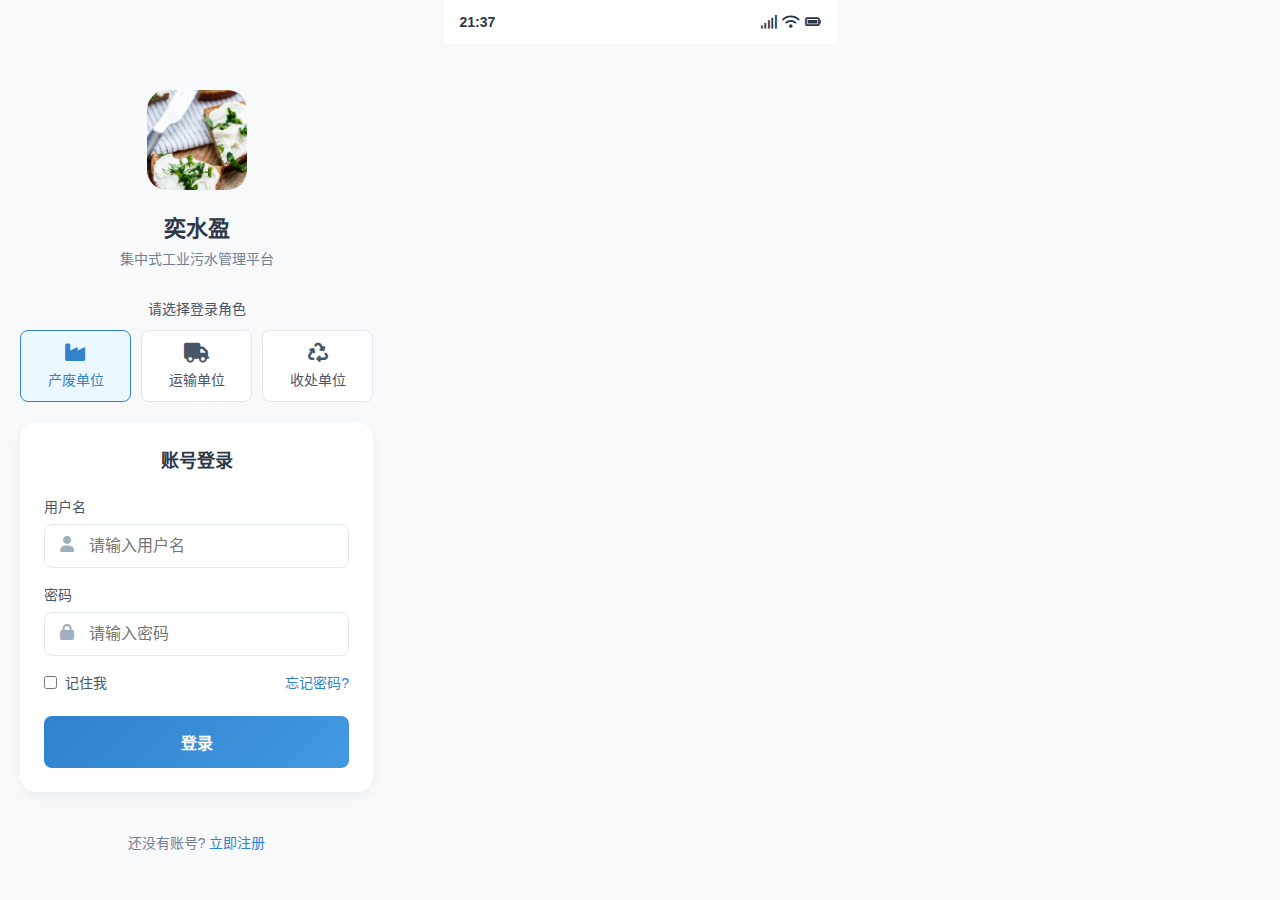
<file: login.html>
<!DOCTYPE html>
<html lang="zh-CN">
<head>
  <meta charset="UTF-8">
  <meta name="viewport" content="width=device-width, initial-scale=1.0, maximum-scale=1.0, user-scalable=no">
  <title>登录 - 奕水盈集中式工业污水管理平台</title>
  <link href="https://cdnjs.cloudflare.com/ajax/libs/font-awesome/6.0.0-beta3/css/all.min.css" rel="stylesheet">
  <link rel="stylesheet" href="common.css">
  <style>
    body {
      margin: 0;
      padding: 0;
      font-family: -apple-system, BlinkMacSystemFont, 'Segoe UI', Roboto, Helvetica, Arial, sans-serif;
      background-color: #f8f9fa;
      height: 100vh;
      position: relative;
    }
    
    .login-container {
      max-width: 100%;
      width: 100%;
      margin: 0 auto;
      padding: 60px 20px 30px;
      box-sizing: border-box;
      overflow-y: auto;
      -webkit-overflow-scrolling: touch;
      height: 100%;
    }
    
    .logo-container {
      text-align: center;
      margin-bottom: 30px;
      margin-top: 30px;
    }
    
    .logo {
      width: 100px;
      height: 100px;
      border-radius: 20px;
      margin-bottom: 16px;
      object-fit: cover;
    }
    
    .logo-text {
      font-size: 22px;
      font-weight: 600;
      color: #2d3748;
      margin-bottom: 6px;
    }
    
    .logo-slogan {
      font-size: 14px;
      color: #718096;
    }
    
    .form-container {
      background-color: white;
      border-radius: 16px;
      padding: 24px;
      box-shadow: 0 4px 12px rgba(0,0,0,0.05);
      margin-bottom: 24px;
    }
    
    .login-heading {
      font-size: 18px;
      font-weight: 600;
      margin-bottom: 24px;
      color: #2d3748;
      text-align: center;
    }
    
    .input-group {
      margin-bottom: 16px;
      position: relative;
    }
    
    .input-group label {
      display: block;
      font-size: 14px;
      color: #4a5568;
      margin-bottom: 8px;
      font-weight: 500;
    }
    
    .input-icon {
      position: absolute;
      top: 40px;
      left: 16px;
      color: #a0aec0;
    }
    
    .form-input {
      width: 100%;
      padding: 12px 12px 12px 44px;
      border: 1px solid #e2e8f0;
      border-radius: 8px;
      font-size: 16px;
      color: #2d3748;
      box-sizing: border-box;
      transition: border-color 0.3s;
    }
    
    .form-input:focus {
      border-color: #3182ce;
      outline: none;
    }
    
    .login-btn {
      background: linear-gradient(135deg, #3182ce, #4299e1);
      color: white;
      border: none;
      border-radius: 8px;
      padding: 14px;
      font-size: 16px;
      font-weight: 600;
      width: 100%;
      cursor: pointer;
      margin-top: 8px;
      transition: transform 0.2s;
    }
    
    .login-btn:active {
      transform: scale(0.98);
    }
    
    .remember-forgot {
      display: flex;
      justify-content: space-between;
      align-items: center;
      margin-bottom: 16px;
      font-size: 14px;
    }
    
    .remember-me {
      display: flex;
      align-items: center;
      color: #4a5568;
    }
    
    .remember-checkbox {
      margin-right: 8px;
    }
    
    .forgot-password {
      color: #3182ce;
      text-decoration: none;
    }
    
    .role-selection {
      margin-bottom: 20px;
    }
    
    .role-title {
      text-align: center;
      font-size: 14px;
      color: #4a5568;
      margin-bottom: 12px;
    }
    
    .role-buttons {
      display: flex;
      justify-content: space-between;
      gap: 10px;
    }
    
    .role-btn {
      flex: 1;
      padding: 12px 8px;
      border: 1px solid #e2e8f0;
      border-radius: 8px;
      background-color: white;
      font-size: 14px;
      color: #4a5568;
      text-align: center;
      transition: all 0.3s;
      cursor: pointer;
    }
    
    .role-btn.active {
      background-color: #ebf8ff;
      border-color: #3182ce;
      color: #3182ce;
    }
    
    .role-btn i {
      display: block;
      font-size: 20px;
      margin-bottom: 6px;
    }
    
    .signup-section {
      text-align: center;
      margin-top: auto;
      padding: 16px 0;
    }
    
    .signup-text {
      font-size: 14px;
      color: #718096;
    }
    
    .signup-link {
      color: #3182ce;
      text-decoration: none;
      font-weight: 500;
    }
    
    /* 覆盖默认样式，防止内容被系统栏遮挡 */
    .ios-status-bar {
      position: fixed;
      top: 0;
      left: 0;
      right: 0;
      z-index: 100;
    }
  </style>
</head>
<body>
  <!-- iOS状态栏 -->
  <div class="ios-status-bar">
    <div class="status-bar-time" id="status-time">9:41</div>
    <div class="status-bar-icons">
      <i class="fas fa-signal"></i>
      <i class="fas fa-wifi"></i>
      <i class="fas fa-battery-full"></i>
    </div>
  </div>
  
  <div class="login-container">
    <!-- Logo部分 -->
    <div class="logo-container">
      <img src="assets/logo.png" alt="奕水盈污水管理平台" class="logo">
      <div class="logo-text">奕水盈</div>
      <div class="logo-slogan">集中式工业污水管理平台</div>
    </div>
    
    <!-- 角色选择 -->
    <div class="role-selection">
      <div class="role-title">请选择登录角色</div>
      <div class="role-buttons">
        <div class="role-btn active" data-role="producer">
          <i class="fas fa-industry"></i>
          产废单位
        </div>
        <div class="role-btn" data-role="transporter">
          <i class="fas fa-truck"></i>
          运输单位
        </div>
        <div class="role-btn" data-role="receiver">
          <i class="fas fa-recycle"></i>
          收处单位
        </div>
      </div>
    </div>
    
    <!-- 登录表单 -->
    <div class="form-container">
      <div class="login-heading">账号登录</div>
      
      <div class="input-group">
        <label for="username">用户名</label>
        <i class="fas fa-user input-icon"></i>
        <input type="text" id="username" class="form-input" placeholder="请输入用户名">
      </div>
      
      <div class="input-group">
        <label for="password">密码</label>
        <i class="fas fa-lock input-icon"></i>
        <input type="password" id="password" class="form-input" placeholder="请输入密码">
      </div>
      
      <div class="remember-forgot">
        <label class="remember-me">
          <input type="checkbox" class="remember-checkbox">
          记住我
        </label>
        <a href="#" class="forgot-password">忘记密码?</a>
      </div>
      
      <button class="login-btn" id="login-btn">登录</button>
    </div>
    
    <!-- 注册链接 -->
    <div class="signup-section">
      <div class="signup-text">
        还没有账号? <a href="#" class="signup-link">立即注册</a>
      </div>
    </div>
  </div>
  
  <script>
    // 更新状态栏时间
    function updateStatusBarTime() {
      const now = new Date();
      const hours = now.getHours().toString().padStart(2, '0');
      const minutes = now.getMinutes().toString().padStart(2, '0');
      document.getElementById('status-time').textContent = `${hours}:${minutes}`;
    }
    
    // 初始加载和每分钟更新时间
    updateStatusBarTime();
    setInterval(updateStatusBarTime, 60000);
    
    // 角色选择功能
    document.querySelectorAll('.role-btn').forEach(btn => {
      btn.addEventListener('click', function() {
        // 移除所有active类
        document.querySelectorAll('.role-btn').forEach(b => b.classList.remove('active'));
        
        // 为当前点击按钮添加active类
        this.classList.add('active');
      });
    });
    
    // 登录按钮点击事件
    document.getElementById('login-btn').addEventListener('click', function() {
      const username = document.getElementById('username').value.trim();
      const password = document.getElementById('password').value.trim();
      
      // 简单验证
      if (username === '') {
        alert('请输入用户名');
        return;
      }
      
      if (password === '') {
        alert('请输入密码');
        return;
      }
      
      // 获取选中的角色
      const activeRole = document.querySelector('.role-btn.active').getAttribute('data-role');
      
      // 存储角色信息到本地存储，供其他页面使用
      localStorage.setItem('userRole', activeRole);
      
      // 根据角色跳转到不同页面
      if (activeRole === 'transporter') {
        // 运输单位直接跳转到transporter.html
        window.location.href = "transporter.html";
      } else {
        // 其他角色跳转到首页
        window.location.href = "home.html";
      }
    });
  </script>
</body>
</html>
</file>
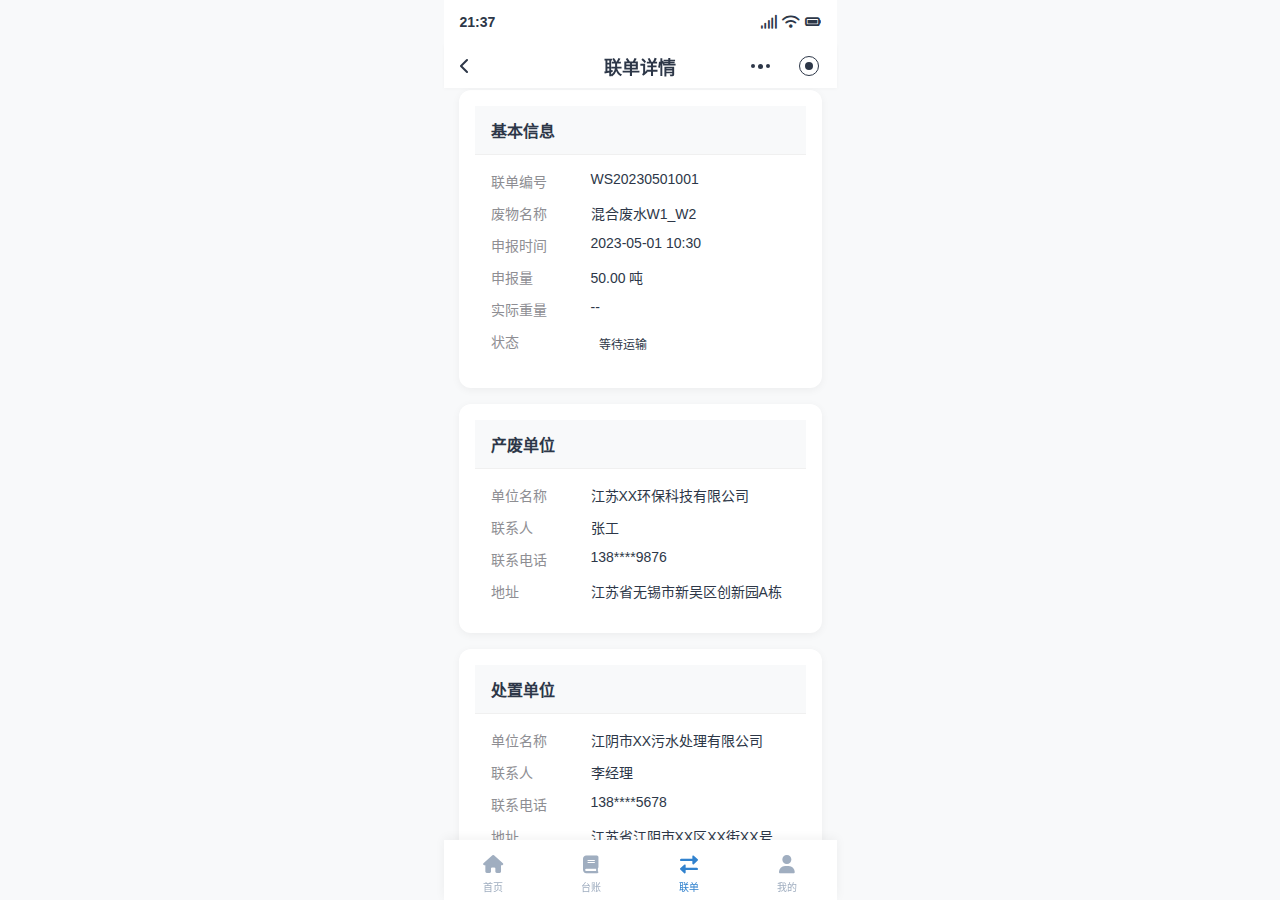
<file: transfer-detail.html>
<!DOCTYPE html>
<html lang="zh-CN">
<head>
  <meta charset="UTF-8">
  <meta name="viewport" content="width=device-width, initial-scale=1.0, maximum-scale=1.0, user-scalable=no">
  <title>联单详情 - 奕水盈集中式工业污水管理平台</title>
  <link href="https://cdnjs.cloudflare.com/ajax/libs/font-awesome/6.0.0-beta3/css/all.min.css" rel="stylesheet">
  <link rel="stylesheet" href="common.css">
  <style>
    .detail-section {
      background-color: white;
      border-radius: 12px;
      margin-bottom: 16px;
      overflow: hidden;
      box-shadow: 0 2px 8px rgba(0,0,0,0.05);
      width: 100%;
      max-width: 393px;
    }
    
    .detail-header {
      padding: 12px 16px;
      background-color: #f8f9fa;
      font-weight: 600;
      border-bottom: 1px solid #f0f0f0;
    }
    
    .detail-content {
      padding: 16px;
    }
    
    .detail-row {
      display: flex;
      margin-bottom: 12px;
    }
    
    .detail-row:last-child {
      margin-bottom: 0;
    }
    
    .detail-label {
      width: 100px;
      color: #8e8e93;
      font-size: 14px;
    }
    
    .detail-value {
      flex: 1;
      font-weight: 500;
      font-size: 14px;
    }
    
    .status-badge {
      display: inline-block;
      padding: 4px 8px;
      border-radius: 12px;
      font-size: 12px;
      font-weight: 500;
    }
    
    .status-created {
      background-color: #FEF3C7;
      color: #92400E;
    }
    
    .status-review {
      background-color: #e0f2fe;
      color: #0369a1;
    }
    
    .status-transporting {
      background-color: #E0F2FE;
      color: #0369A1;
    }
    
    .status-completed {
      background-color: #e3f9e5;
      color: #1b873d;
    }
    
    .action-footer {
      display: flex;
      justify-content: center;
      gap: 12px;
      margin-top: 20px;
      padding: 0 16px 20px;
      width: 100%;
      max-width: 393px;
      margin-left: auto;
      margin-right: auto;
    }
    
    .action-btn {
      flex: 1;
      display: flex;
      align-items: center;
      justify-content: center;
      padding: 12px;
      border-radius: 10px;
      font-weight: 600;
      font-size: 14px;
      gap: 8px;
      border: none;
      cursor: pointer;
    }
    
    .btn-primary {
      background-color: #3182ce;
      color: white;
    }
    
    .btn-secondary {
      background-color: #e2e8f0;
      color: #4a5568;
    }
    
    .btn-danger {
      background-color: #e53e3e;
      color: white;
    }
    
    .btn-outline {
      background-color: white;
      color: #3182ce;
      border: 1px solid #3182ce;
    }
    
    .timeline-container {
      padding: 20px 16px;
      position: relative;
    }
    
    .timeline-item {
      display: flex;
      margin-bottom: 30px;
      position: relative;
    }
    
    .timeline-item:last-child {
      margin-bottom: 0;
    }
    
    .timeline-bullet {
      width: 24px;
      height: 24px;
      border-radius: 50%;
      background-color: #3182ce;
      color: white;
      display: flex;
      align-items: center;
      justify-content: center;
      font-size: 12px;
      margin-right: 16px;
      flex-shrink: 0;
      z-index: 1;
    }
    
    .timeline-bullet.inactive {
      background-color: #e2e8f0;
      color: #a0aec0;
    }
    
    .timeline-content {
      flex-grow: 1;
    }
    
    .timeline-title {
      font-weight: 600;
      margin-bottom: 4px;
      color: #2d3748;
    }
    
    .timeline-subtitle {
      font-size: 14px;
      color: #718096;
      margin-bottom: 8px;
    }
    
    .timeline-info {
      background-color: #f8fafc;
      border-radius: 8px;
      padding: 10px;
      font-size: 14px;
      color: #4a5568;
    }
    
    .timeline-line {
      position: absolute;
      top: 24px;
      left: 12px;
      bottom: 0;
      width: 2px;
      background-color: #e2e8f0;
      z-index: 0;
    }
    
    /* 处理滚动问题 */
    .scroll-container {
      height: 100%;
      overflow-y: auto;
      -webkit-overflow-scrolling: touch;
      padding-bottom: 80px;
    }
    
    /* 确保悬浮按钮在视图内 */
    .action-fixed {
      position: fixed;
      bottom: 80px;
      left: 0;
      right: 0;
      z-index: 49;
      padding: 0 16px 20px;
      background: linear-gradient(to top, rgba(255,255,255,1) 70%, rgba(255,255,255,0));
      max-width: 393px;
      margin: 0 auto;
    }

    .container {
      padding: 90px 15px 70px;
      height: 100%;
      width: 100%;
      max-width: 393px;
      margin: 0 auto;
      overflow-y: auto;
      overflow-x: hidden;
      -webkit-overflow-scrolling: touch;
      box-sizing: border-box;
      position: relative;
      z-index: 1;
    }

    /* 修复iOS状态栏和页面头部 */
    .ios-status-bar {
      position: fixed;
      top: 0;
      left: 0;
      width: 100%;
      max-width: 393px;
      margin: 0 auto;
      left: 0;
      right: 0;
      z-index: 100;
      padding: 5px 16px;
      height: 44px;
      background-color: white;
    }

    .page-header {
      position: fixed;
      top: 44px;
      left: 0;
      width: 100%;
      max-width: 393px;
      margin: 0 auto;
      left: 0;
      right: 0;
      z-index: 50;
      background-color: white;
      height: 44px;
    }

    /* 底部标签栏样式 */
    .tab-bar {
      position: fixed;
      bottom: 0;
      left: 0;
      width: 100%;
      max-width: 393px;
      margin: 0 auto;
      left: 0;
      right: 0;
      z-index: 50;
      background-color: white;
    }

    /* 退回理由模态框样式 */
    .reason-modal {
      position: fixed;
      top: 0;
      left: 0;
      right: 0;
      bottom: 0;
      background-color: rgba(0, 0, 0, 0.5);
      z-index: 1000;
      display: none;
      opacity: 0;
      transition: opacity 0.3s ease;
    }
    
    .reason-modal.show {
      display: flex;
      align-items: center;
      justify-content: center;
      opacity: 1;
    }
    
    .reason-modal-content {
      width: 85%;
      max-width: 320px;
      background-color: white;
      border-radius: 16px;
      overflow: hidden;
    }
    
    .reason-modal-header {
      padding: 16px;
      border-bottom: 1px solid #f0f0f0;
    }
    
    .reason-modal-title {
      font-size: 18px;
      font-weight: 600;
      color: #1f2937;
      margin: 0;
    }
    
    .reason-modal-body {
      padding: 16px;
    }
    
    .reason-textarea {
      width: 100%;
      height: 100px;
      border: 1px solid #e5e7eb;
      border-radius: 8px;
      padding: 12px;
      font-size: 14px;
      resize: none;
    }
    
    .reason-modal-footer {
      display: flex;
      padding: 12px 16px;
      border-top: 1px solid #f0f0f0;
    }
    
    .reason-modal-btn {
      flex: 1;
      padding: 8px 0;
      text-align: center;
      font-size: 16px;
      font-weight: 500;
      cursor: pointer;
    }
    
    .reason-cancel-btn {
      color: #6b7280;
    }
    
    .reason-confirm-btn {
      color: #3b82f6;
    }
  </style>
</head>
<body>
  <!-- iOS状态栏 -->
  <div class="ios-status-bar">
    <div class="status-bar-time" id="status-time">9:41</div>
    <div class="status-bar-icons">
      <i class="fas fa-signal"></i>
      <i class="fas fa-wifi"></i>
      <i class="fas fa-battery-full"></i>
    </div>
  </div>
  
  <!-- 页面头部 -->
  <div class="page-header">
    <div class="action-buttons left-buttons">
      <i class="fas fa-chevron-left"></i>
    </div>
    <div class="page-title">联单详情</div>
    <div class="action-buttons">
      <div class="share-dots">
        <div class="share-dot"></div>
        <div class="share-dot middle"></div>
        <div class="share-dot"></div>
      </div>
      <div class="home-btn">
        <div class="home-btn-inner"></div>
        <div class="home-btn-outer"></div>
      </div>
    </div>
  </div>
  
  <div class="container">
    <!-- 联单基本信息 -->
    <div class="detail-section">
      <div class="detail-header">基本信息</div>
      <div class="detail-content">
        <div class="detail-row">
          <div class="detail-label">联单编号</div>
          <div class="detail-value">WS20230501001</div>
        </div>
        <div class="detail-row">
          <div class="detail-label">废物名称</div>
          <div class="detail-value">混合废水W1_W2</div>
        </div>
        <div class="detail-row">
          <div class="detail-label">申报时间</div>
          <div class="detail-value">2023-05-01 10:30</div>
        </div>
        <div class="detail-row">
          <div class="detail-label">申报量</div>
          <div class="detail-value">50.00 吨</div>
        </div>
        <div class="detail-row">
          <div class="detail-label">实际重量</div>
          <div class="detail-value" id="actual-weight">--</div>
        </div>
        <div class="detail-row">
          <div class="detail-label">状态</div>
          <div class="detail-value">
            <span class="status-badge status-transporting" id="status-badge">运输中</span>
          </div>
        </div>
      </div>
    </div>
    
    <!-- 产废单位信息 -->
    <div class="detail-section">
      <div class="detail-header">产废单位</div>
      <div class="detail-content">
        <div class="detail-row">
          <div class="detail-label">单位名称</div>
          <div class="detail-value">江苏XX环保科技有限公司</div>
        </div>
        <div class="detail-row">
          <div class="detail-label">联系人</div>
          <div class="detail-value">张工</div>
        </div>
        <div class="detail-row">
          <div class="detail-label">联系电话</div>
          <div class="detail-value">138****9876</div>
        </div>
        <div class="detail-row">
          <div class="detail-label">地址</div>
          <div class="detail-value">江苏省无锡市新吴区创新园A栋</div>
        </div>
      </div>
    </div>
    
    <!-- 处置单位信息 -->
    <div class="detail-section">
      <div class="detail-header">处置单位</div>
      <div class="detail-content">
        <div class="detail-row">
          <div class="detail-label">单位名称</div>
          <div class="detail-value">江阴市XX污水处理有限公司</div>
        </div>
        <div class="detail-row">
          <div class="detail-label">联系人</div>
          <div class="detail-value">李经理</div>
        </div>
        <div class="detail-row">
          <div class="detail-label">联系电话</div>
          <div class="detail-value">138****5678</div>
        </div>
        <div class="detail-row">
          <div class="detail-label">地址</div>
          <div class="detail-value">江苏省江阴市XX区XX街XX号</div>
        </div>
      </div>
    </div>
    
    <!-- 运输信息 -->
    <div class="detail-section" id="transport-info">
      <div class="detail-header">运输信息</div>
      <div class="detail-content">
        <div class="detail-row">
          <div class="detail-label">运输单位</div>
          <div class="detail-value">江阴市XX物流有限公司</div>
        </div>
        <div class="detail-row">
          <div class="detail-label">车牌号</div>
          <div class="detail-value">苏B12345</div>
        </div>
        <div class="detail-row">
          <div class="detail-label">司机姓名</div>
          <div class="detail-value">王师傅</div>
        </div>
        <div class="detail-row">
          <div class="detail-label">联系电话</div>
          <div class="detail-value">135****9012</div>
        </div>
        <div class="detail-row" id="departure-time-row">
          <div class="detail-label">启运时间</div>
          <div class="detail-value" id="departure-time-value">--</div>
        </div>
        <div class="detail-row" id="arrival-time-row" style="display: none;">
          <div class="detail-label">到达时间</div>
          <div class="detail-value" id="arrival-time-value">--</div>
        </div>
      </div>
    </div>
    
    <!-- 运输轨迹 -->
    <div class="detail-section" id="transport-route-section" style="display: none;">
      <div class="detail-header">运输轨迹</div>
      <div class="detail-content">
        <div class="map-container" style="height: 200px; background-color: #f0f0f0; border-radius: 8px; position: relative;">
          <div style="position: absolute; top: 50%; left: 50%; transform: translate(-50%, -50%); text-align: center;">
            <i class="fas fa-map-marker-alt" style="font-size: 24px; color: #4CAF50;"></i>
            <p>GPS轨迹地图</p>
          </div>
        </div>
        <div class="map-controls" style="margin-top: 10px; text-align: center;">
          <button class="action-btn btn-secondary" id="view-route-btn">
            <i class="fas fa-route"></i>
            <span>查看路线</span>
          </button>
        </div>
      </div>
    </div>
    
    <!-- 称重信息 -->
    <div class="detail-section" id="weight-info-section" style="display: none;">
      <div class="detail-header">称重信息</div>
      <div class="detail-content">
        <div class="detail-row">
          <div class="detail-label">毛重</div>
          <div class="detail-value" id="gross-weight-value">--</div>
        </div>
        <div class="detail-row" id="empty-weight-row" style="display: none;">
          <div class="detail-label">皮重</div>
          <div class="detail-value" id="empty-weight-value">--</div>
        </div>
        <div class="detail-row" id="net-weight-row" style="display: none;">
          <div class="detail-label">净重</div>
          <div class="detail-value" id="net-weight-value">--</div>
        </div>
        <div class="weight-images" id="weight-images" style="margin-top: 10px;">
          <!-- 称重图片将在这里动态添加 -->
        </div>
      </div>
    </div>
    
    <!-- 流程时间线 -->
    <div class="detail-section">
      <div class="detail-header">处理流程</div>
      <div class="timeline-container">
        <div class="timeline-line"></div>
        
        <div class="timeline-item">
          <div class="timeline-bullet">
            <i class="fas fa-file-alt"></i>
          </div>
          <div class="timeline-content">
            <div class="timeline-title">创建联单</div>
            <div class="timeline-subtitle">2023-05-01 10:30</div>
            <div class="timeline-info">
              张工创建了废水转移联单
            </div>
          </div>
        </div>
        
        <div class="timeline-item" id="timeline-review">
          <div class="timeline-bullet">
            <i class="fas fa-check"></i>
          </div>
          <div class="timeline-content">
            <div class="timeline-title">审核中</div>
            <div class="timeline-subtitle">2023-05-01 14:20</div>
            <div class="timeline-info">
              处置单位已审核通过联单申请
            </div>
          </div>
        </div>
        
        <div class="timeline-item" id="timeline-transport">
          <div class="timeline-bullet">
            <i class="fas fa-truck"></i>
          </div>
          <div class="timeline-content">
            <div class="timeline-title">运输中</div>
            <div class="timeline-subtitle">2023-05-02 09:15</div>
            <div class="timeline-info">
              司机已扫码接收废水，开始运输
            </div>
          </div>
        </div>
        
        <div class="timeline-item" id="timeline-complete">
          <div class="timeline-bullet inactive">
            <i class="fas fa-check-circle"></i>
          </div>
          <div class="timeline-content">
            <div class="timeline-title">废水接收完成</div>
            <div class="timeline-subtitle">-</div>
            <div class="timeline-info">
              等待处置单位接收废水
            </div>
          </div>
        </div>
      </div>
    </div>
    
    <!-- 底部操作按钮 -->
    <div class="action-footer">
      <button class="action-btn btn-secondary">
        <i class="fas fa-phone"></i>
        <span>联系司机</span>
      </button>
      <button class="action-btn btn-primary">
        <i class="fas fa-map-marker-alt"></i>
        <span>查看位置</span>
      </button>
    </div>
  </div>
  
  <!-- 底部标签栏 -->
  <div class="tab-bar">
    <a href="home.html" class="tab-item">
      <i class="fas fa-home"></i>
      <span>首页</span>
    </a>
    <a href="ledger.html" class="tab-item">
      <i class="fas fa-book"></i>
      <span>台账</span>
    </a>
    <a href="transfer.html" class="tab-item active">
      <i class="fas fa-exchange-alt"></i>
      <span>联单</span>
    </a>
    <a href="profile.html" class="tab-item">
      <i class="fas fa-user"></i>
      <span>我的</span>
    </a>
  </div>
  
  <!-- 主内容下方添加退回理由模态框 -->
  <div id="reject-reason-modal" class="reason-modal">
    <div class="reason-modal-content">
      <div class="reason-modal-header">
        <h3 class="reason-modal-title">退回理由</h3>
      </div>
      <div class="reason-modal-body">
        <textarea id="reject-reason" class="reason-textarea" placeholder="请输入退回理由..."></textarea>
      </div>
      <div class="reason-modal-footer">
        <div id="cancel-reject-btn" class="reason-modal-btn reason-cancel-btn">取消</div>
        <div id="confirm-reject-btn" class="reason-modal-btn reason-confirm-btn">确定</div>
      </div>
    </div>
  </div>
  
  <script>
    // 更新状态栏时间
    function updateStatusBarTime() {
      const now = new Date();
      const hours = now.getHours().toString().padStart(2, '0');
      const minutes = now.getMinutes().toString().padStart(2, '0');
      document.getElementById('status-time').textContent = `${hours}:${minutes}`;
    }
    
    // 初始加载和每分钟更新时间
    updateStatusBarTime();
    setInterval(updateStatusBarTime, 60000);
    
    // 页面返回按钮
    document.querySelector('.left-buttons').addEventListener('click', function() {
      window.history.back();
    });
    
    // 获取URL参数
    function getUrlParameter(name) {
      name = name.replace(/[\[]/, '\\[').replace(/[\]]/, '\\]');
      var regex = new RegExp('[\\?&]' + name + '=([^&#]*)');
      var results = regex.exec(location.search);
      return results === null ? '' : decodeURIComponent(results[1].replace(/\+/g, ' '));
    }
    
    // 更新联单状态
    function updateOrderStatus(status) {
      const statusBadge = document.getElementById('status-badge');
      
      if (status === 'waiting') {
        statusBadge.textContent = '等待运输';
        statusBadge.className = 'status-badge status-waiting';
      } else if (status === 'transporting') {
        statusBadge.textContent = '运输中';
        statusBadge.className = 'status-badge status-transporting';
      } else if (status === 'arrived') {
        statusBadge.textContent = '已到达';
        statusBadge.className = 'status-badge status-arrived';
      } else if (status === 'completed') {
        statusBadge.textContent = '已完成';
        statusBadge.className = 'status-badge status-completed';
      }
    }
    
    // 根据用户角色更新视图
    function updateViewByRole(role) {
      const status = getUrlParameter('status') || 'waiting';
      const actionFooter = document.querySelector('.action-footer');
      
      if (role === 'receiver') {
        // 收处单位视图
        if (status === 'transporting') {
          // 运输中状态，显示确认入库和退回按钮
          actionFooter.innerHTML = `
            <button class="action-btn btn-secondary" id="reject-btn">
              <i class="fas fa-times"></i>
              <span>退回</span>
            </button>
            <button class="action-btn btn-primary" id="confirm-storage-btn">
              <i class="fas fa-check"></i>
              <span>确认入库</span>
            </button>
          `;
          
          // 设置退回按钮事件
          document.getElementById('reject-btn').addEventListener('click', function() {
            const rejectReasonModal = document.getElementById('reject-reason-modal');
            rejectReasonModal.classList.add('show');
            
            // 设置确认按钮事件
            const confirmRejectBtn = rejectReasonModal.querySelector('.reason-confirm-btn');
            confirmRejectBtn.onclick = function() {
              const reason = rejectReasonModal.querySelector('.reason-textarea').value.trim();
              if (!reason) {
                alert('请输入退回理由');
                return;
              }
              
              // 更新状态为已退回
              updateOrderStatus('rejected');
              
              // 添加退回理由到详情
              const detailContent = document.querySelector('.detail-content');
              const rejectReason = document.createElement('div');
              rejectReason.className = 'detail-row';
              rejectReason.innerHTML = `
                <div class="detail-label">退回理由</div>
                <div class="detail-value">${reason}</div>
              `;
              detailContent.appendChild(rejectReason);
              
              // 隐藏底部按钮
              actionFooter.style.display = 'none';
              
              // 关闭模态框
              rejectReasonModal.classList.remove('show');
              rejectReasonModal.querySelector('.reason-textarea').value = '';
              
              alert('已退回联单');
            };
          });
          
          // 设置确认入库按钮事件
          document.getElementById('confirm-storage-btn').addEventListener('click', function() {
            // 更新状态为已完成
            updateOrderStatus('completed');
            
            // 显示完整的称重信息
            document.getElementById('weight-info-section').style.display = '';
            document.getElementById('gross-weight-value').textContent = '30.00吨 (图片1)';
            document.getElementById('empty-weight-row').style.display = '';
            document.getElementById('empty-weight-value').textContent = '10.00吨 (图片2)';
            document.getElementById('net-weight-row').style.display = '';
            document.getElementById('net-weight-value').textContent = '20.00吨';
            
            // 隐藏底部按钮
            actionFooter.style.display = 'none';
            
            alert('已确认入库！');
          });
        }
      } else if (role === 'transporter') {
        // 运输单位视图
        if (status === 'waiting') {
          // 等待运输状态，需要先扫码
          actionFooter.innerHTML = `
            <button class="action-btn btn-secondary" id="scan-btn">
              <i class="fas fa-qrcode"></i>
              <span>扫码</span>
            </button>
            <button class="action-btn btn-primary" id="start-transport-btn" disabled>
              <i class="fas fa-truck"></i>
              <span>开始运输</span>
            </button>
          `;
          
          // 设置扫码按钮事件
          document.getElementById('scan-btn').addEventListener('click', function() {
            alert('启动扫描二维码功能');
            // 模拟扫码成功
            setTimeout(() => {
              document.getElementById('start-transport-btn').disabled = false;
              alert('二维码扫描成功！');
            }, 1500);
          });
          
          // 设置开始运输按钮事件
          document.getElementById('start-transport-btn').addEventListener('click', function() {
            if (!this.disabled) {
              updateOrderStatus('transporting');
              actionFooter.innerHTML = `
                <button class="action-btn btn-primary" id="confirm-arrival-btn">
                  <i class="fas fa-check-circle"></i>
                  <span>确认到达</span>
                </button>
              `;
              
              // 设置确认到达按钮事件
              document.getElementById('confirm-arrival-btn').addEventListener('click', function() {
                confirmArrival();
              });
            }
          });
        }
      }
    }
    
    // 确认到达处理
    function confirmArrival() {
      // 更新状态为已到达
      updateOrderStatus('arrived');
      
      // 显示到达时间
      const now = new Date();
      const timeString = `${now.getFullYear()}-${String(now.getMonth() + 1).padStart(2, '0')}-${String(now.getDate()).padStart(2, '0')} ${String(now.getHours()).padStart(2, '0')}:${String(now.getMinutes()).padStart(2, '0')}`;
      
      // 显示到达时间行
      document.getElementById('arrival-time-row').style.display = '';
      document.getElementById('arrival-time-value').textContent = timeString;
      
      // 显示运输轨迹
      document.getElementById('transport-route-section').style.display = '';
      
      // 显示称重信息
      document.getElementById('weight-info-section').style.display = '';
      document.getElementById('gross-weight-value').textContent = '30.00吨 (图片1)';
      
      // 添加称重图片
      document.getElementById('weight-images').innerHTML = `
        <div style="display: inline-block; margin: 5px; text-align: center;">
          <div style="width: 80px; height: 80px; background-color: #e0e0e0; border-radius: 4px; display: flex; align-items: center; justify-content: center;">
            <i class="fas fa-image" style="font-size: 24px; color: #757575;"></i>
          </div>
          <div style="font-size: 12px; margin-top: 4px;">毛重图片</div>
        </div>
      `;
      
      // 更新底部按钮
      const actionFooter = document.querySelector('.action-footer');
      actionFooter.innerHTML = `
        <button class="action-btn btn-secondary" id="contact-btn">
          <i class="fas fa-phone"></i>
          <span>联系收处单位</span>
        </button>
        <button class="action-btn btn-primary" id="view-route-btn">
          <i class="fas fa-route"></i>
          <span>查看轨迹</span>
        </button>
      `;
      
      alert('已确认到达！已记录第一次称重数据');
    }
    
    // 页面加载时执行
    document.addEventListener('DOMContentLoaded', function() {
      const status = getUrlParameter('status') || 'waiting';
      
      // 初始化页面状态
      updateOrderStatus(status);
      
      // 根据状态初始化运输信息
      if (status === 'waiting') {
        // 等待运输状态，不显示启运时间
        document.getElementById('departure-time-value').textContent = '--';
      } else if (status === 'transporting') {
        // 运输中状态，显示启运时间
        const now = new Date();
        now.setHours(now.getHours() - 1); // 假设一小时前启运
        const timeString = `${now.getFullYear()}-${String(now.getMonth() + 1).padStart(2, '0')}-${String(now.getDate()).padStart(2, '0')} ${String(now.getHours()).padStart(2, '0')}:${String(now.getMinutes()).padStart(2, '0')}`;
        document.getElementById('departure-time-value').textContent = timeString;
      } else if (status === 'arrived' || status === 'completed') {
        // 已到达或已完成状态，显示启运和到达时间
        const departureTime = new Date();
        departureTime.setHours(departureTime.getHours() - 2);
        const departureTimeString = `${departureTime.getFullYear()}-${String(departureTime.getMonth() + 1).padStart(2, '0')}-${String(departureTime.getDate()).padStart(2, '0')} ${String(departureTime.getHours()).padStart(2, '0')}:${String(departureTime.getMinutes()).padStart(2, '0')}`;
        
        const arrivalTime = new Date();
        arrivalTime.setMinutes(arrivalTime.getMinutes() - 30);
        const arrivalTimeString = `${arrivalTime.getFullYear()}-${String(arrivalTime.getMonth() + 1).padStart(2, '0')}-${String(arrivalTime.getDate()).padStart(2, '0')} ${String(arrivalTime.getHours()).padStart(2, '0')}:${String(arrivalTime.getMinutes()).padStart(2, '0')}`;
        
        document.getElementById('departure-time-value').textContent = departureTimeString;
        document.getElementById('arrival-time-row').style.display = '';
        document.getElementById('arrival-time-value').textContent = arrivalTimeString;
        
        // 显示运输轨迹
        document.getElementById('transport-route-section').style.display = '';
        
        // 显示称重信息
        document.getElementById('weight-info-section').style.display = '';
        
        if (status === 'completed') {
          // 已完成状态，显示完整的称重信息
          document.getElementById('gross-weight-value').textContent = '30.00吨 (图片1)';
          document.getElementById('empty-weight-row').style.display = '';
          document.getElementById('empty-weight-value').textContent = '10.00吨 (图片2)';
          document.getElementById('net-weight-row').style.display = '';
          document.getElementById('net-weight-value').textContent = '20.00吨';
          
          // 添加称重图片
          document.getElementById('weight-images').innerHTML = `
            <div style="display: inline-block; margin: 5px; text-align: center;">
              <div style="width: 80px; height: 80px; background-color: #e0e0e0; border-radius: 4px; display: flex; align-items: center; justify-content: center;">
                <i class="fas fa-image" style="font-size: 24px; color: #757575;"></i>
              </div>
              <div style="font-size: 12px; margin-top: 4px;">毛重图片</div>
            </div>
            <div style="display: inline-block; margin: 5px; text-align: center;">
              <div style="width: 80px; height: 80px; background-color: #e0e0e0; border-radius: 4px; display: flex; align-items: center; justify-content: center;">
                <i class="fas fa-image" style="font-size: 24px; color: #757575;"></i>
              </div>
              <div style="font-size: 12px; margin-top: 4px;">皮重图片</div>
            </div>
          `;
        } else {
          // 已到达状态，只显示毛重
          document.getElementById('gross-weight-value').textContent = '30.00吨 (图片1)';
          
          // 添加称重图片
          document.getElementById('weight-images').innerHTML = `
            <div style="display: inline-block; margin: 5px; text-align: center;">
              <div style="width: 80px; height: 80px; background-color: #e0e0e0; border-radius: 4px; display: flex; align-items: center; justify-content: center;">
                <i class="fas fa-image" style="font-size: 24px; color: #757575;"></i>
              </div>
              <div style="font-size: 12px; margin-top: 4px;">毛重图片</div>
            </div>
          `;
        }
      }
      
      // 初始化底部按钮
      updateViewByRole(localStorage.getItem('userRole') || 'producer');
      
      // 路线查看按钮事件
      document.addEventListener('click', function(e) {
        if (e.target && e.target.closest('#view-route-btn')) {
          alert('查看GPS运输轨迹地图');
        }
      });

      // 退回按钮功能
      const rejectBtn = document.querySelector('.reject-btn');
      const rejectReasonModal = document.getElementById('reject-reason-modal');
      const cancelRejectBtn = document.getElementById('cancel-reject-btn');
      const confirmRejectBtn = document.getElementById('confirm-reject-btn');
      
      if (rejectBtn) {
        rejectBtn.addEventListener('click', function() {
          rejectReasonModal.classList.add('show');
        });
      }
      
      if (cancelRejectBtn) {
        cancelRejectBtn.addEventListener('click', function() {
          rejectReasonModal.classList.remove('show');
          document.getElementById('reject-reason').value = '';
        });
      }
      
      if (confirmRejectBtn) {
        confirmRejectBtn.addEventListener('click', function() {
          const reason = document.getElementById('reject-reason').value.trim();
          if (!reason) {
            alert('请输入退回理由');
            return;
          }
          
          alert(`已退回此联单\n退回理由: ${reason}`);
          rejectReasonModal.classList.remove('show');
          document.getElementById('reject-reason').value = '';
          
          // 可以在这里添加跳转逻辑
          // window.location.href = 'transfer.html';
        });
      }
    });
  </script>
</body>
</html>
</file>
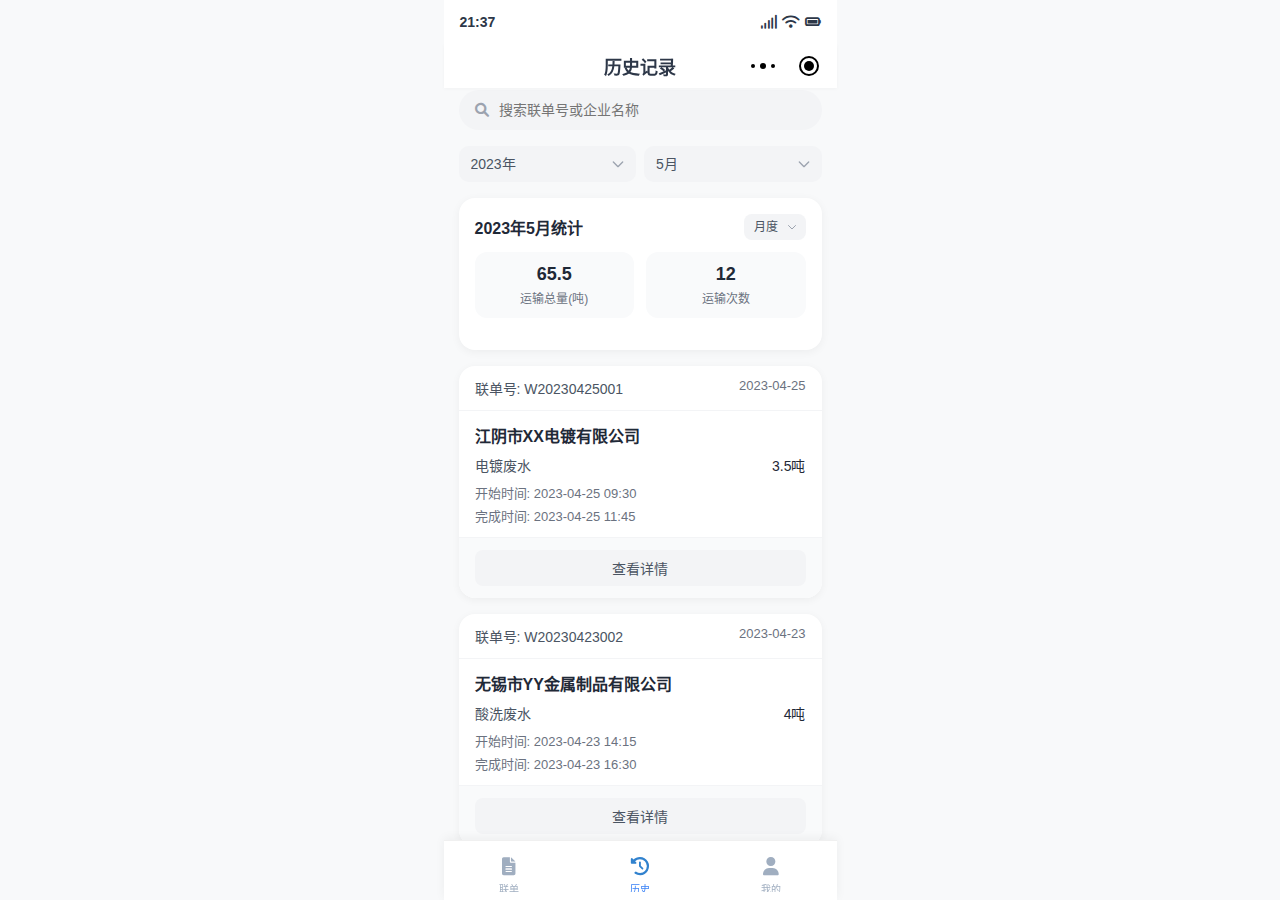
<file: transport-history.html>
<!DOCTYPE html>
<html lang="zh-CN">
<head>
  <meta charset="UTF-8">
  <meta name="viewport" content="width=device-width, initial-scale=1.0, maximum-scale=1.0, user-scalable=no">
  <title>历史记录 - 奕水盈集中式工业污水管理平台</title>
  <link href="https://cdnjs.cloudflare.com/ajax/libs/font-awesome/6.0.0-beta3/css/all.min.css" rel="stylesheet">
  <link rel="stylesheet" href="common.css">
  <style>
    .container {
      padding: 90px 15px 70px;
      height: 100%;
      width: 100%;
      max-width: 393px;
      margin: 0 auto;
      overflow-y: auto;
      overflow-x: hidden;
      -webkit-overflow-scrolling: touch;
      box-sizing: border-box;
      position: relative;
      z-index: 1;
    }
    
    /* 修复iOS状态栏和页面头部 */
    .ios-status-bar {
      position: fixed;
      top: 0;
      left: 0;
      width: 100%;
      max-width: 393px;
      margin: 0 auto;
      left: 0;
      right: 0;
      z-index: 100;
      padding: 5px 16px;
      height: 44px;
      background-color: white;
    }

    .page-header {
      position: fixed;
      top: 44px;
      left: 0;
      width: 100%;
      max-width: 393px;
      margin: 0 auto;
      left: 0;
      right: 0;
      z-index: 50;
      background-color: white;
      height: 44px;
    }

    /* 头部按钮样式 */
    .action-buttons {
      position: absolute;
      top: 10px;
      right: 16px;
      display: flex;
      align-items: center;
    }

    .left-buttons {
      left: 16px;
      right: auto;
    }

    .share-dots {
      display: flex;
      align-items: center;
      justify-content: space-between;
      width: 24px;
      margin-right: 10px;
    }

    .share-dot {
      width: 4px;
      height: 4px;
      background-color: #000;
      border-radius: 50%;
    }

    .share-dot.middle {
      width: 6px;
      height: 6px;
    }

    .home-btn {
      position: relative;
      width: 24px;
      height: 24px;
    }

    .home-btn-outer {
      position: absolute;
      width: 20px;
      height: 20px;
      border: 2px solid #000;
      border-radius: 50%;
      top: 50%;
      left: 50%;
      transform: translate(-50%, -50%);
    }

    .home-btn-inner {
      position: absolute;
      width: 10px;
      height: 10px;
      background-color: #000;
      border-radius: 50%;
      top: 50%;
      left: 50%;
      transform: translate(-50%, -50%);
    }

    /* 底部标签栏样式 */
    .tab-bar {
      position: fixed;
      bottom: 0;
      left: 0;
      width: 100%;
      max-width: 393px;
      margin: 0 auto;
      left: 0;
      right: 0;
      z-index: 50;
      background-color: white;
      display: flex;
      justify-content: space-around;
      align-items: center;
      height: 60px;
      border-top: 1px solid #f0f0f0;
      padding-bottom: env(safe-area-inset-bottom);
    }

    .tab-item {
      display: flex;
      flex-direction: column;
      align-items: center;
      justify-content: center;
      flex: 1;
      height: 100%;
      color: #a0aec0;
      text-decoration: none;
      font-size: 10px;
      padding: 8px 0;
    }

    .tab-item i {
      font-size: 18px;
      margin-bottom: 2px;
    }

    .tab-item.active {
      color: #3b82f6;
    }
    
    /* 搜索栏样式 */
    .search-bar {
      display: flex;
      margin-bottom: 16px;
      position: relative;
    }
    
    .search-input {
      flex: 1;
      height: 40px;
      border-radius: 20px;
      border: none;
      background-color: #f3f4f6;
      padding: 0 16px 0 40px;
      font-size: 14px;
      color: #4b5563;
    }
    
    .search-icon {
      position: absolute;
      left: 16px;
      top: 50%;
      transform: translateY(-50%);
      color: #9ca3af;
      font-size: 14px;
    }
    
    /* 时间筛选器样式 */
    .date-filter {
      display: flex;
      margin-bottom: 16px;
      gap: 8px;
    }
    
    .date-select {
      flex: 1;
      background-color: #f3f4f6;
      padding: 10px 12px;
      border-radius: 10px;
      font-size: 14px;
      color: #4b5563;
      border: none;
      appearance: none;
      background-image: url("data:image/svg+xml,%3Csvg xmlns='http://www.w3.org/2000/svg' fill='none' viewBox='0 0 24 24' stroke='%239ca3af'%3E%3Cpath stroke-linecap='round' stroke-linejoin='round' stroke-width='2' d='M19 9l-7 7-7-7'%3E%3C/path%3E%3C/svg%3E");
      background-repeat: no-repeat;
      background-position: right 10px center;
      background-size: 16px;
      padding-right: 30px;
    }
    
    /* 历史订单卡片样式 */
    .history-list {
      margin-bottom: 24px;
    }
    
    .history-item {
      background-color: white;
      border-radius: 16px;
      overflow: hidden;
      box-shadow: 0 2px 8px rgba(0,0,0,0.05);
      margin-bottom: 16px;
    }
    
    .history-header {
      display: flex;
      justify-content: space-between;
      padding: 12px 16px;
      border-bottom: 1px solid #f3f4f6;
    }
    
    .history-number {
      font-size: 14px;
      font-weight: 500;
      color: #4b5563;
    }
    
    .history-date {
      font-size: 13px;
      color: #6b7280;
    }
    
    .history-body {
      padding: 12px 16px;
    }
    
    .company-name {
      font-size: 16px;
      font-weight: 600;
      color: #1f2937;
      margin-bottom: 8px;
    }
    
    .waste-info {
      display: flex;
      justify-content: space-between;
      margin-bottom: 8px;
    }
    
    .waste-type {
      font-size: 14px;
      color: #4b5563;
    }
    
    .waste-amount {
      font-size: 14px;
      font-weight: 500;
      color: #1f2937;
    }
    
    .transport-time {
      font-size: 13px;
      color: #6b7280;
      margin-bottom: 4px;
    }
    
    .complete-time {
      font-size: 13px;
      color: #6b7280;
    }
    
    .history-footer {
      display: flex;
      padding: 12px 16px;
      background-color: #f9fafb;
      border-top: 1px solid #f3f4f6;
    }
    
    .history-footer button {
      border: none;
      border-radius: 8px;
      padding: 8px 12px;
      font-size: 14px;
      font-weight: 500;
      cursor: pointer;
      transition: all 0.2s ease;
    }
    
    .detail-btn {
      background-color: #f3f4f6;
      color: #4b5563;
    }
    
    /* 统计卡片样式 */
    .stats-card {
      background-color: white;
      border-radius: 16px;
      padding: 16px;
      margin-bottom: 16px;
      box-shadow: 0 2px 10px rgba(0,0,0,0.05);
    }
    
    .stats-header {
      display: flex;
      justify-content: space-between;
      align-items: center;
      margin-bottom: 12px;
    }
    
    .stats-title {
      font-size: 16px;
      font-weight: 600;
      color: #1f2937;
    }
    
    .stats-select {
      background-color: #f3f4f6;
      padding: 6px 10px;
      border-radius: 8px;
      font-size: 12px;
      color: #4b5563;
      border: none;
      appearance: none;
      background-image: url("data:image/svg+xml,%3Csvg xmlns='http://www.w3.org/2000/svg' fill='none' viewBox='0 0 24 24' stroke='%239ca3af'%3E%3Cpath stroke-linecap='round' stroke-linejoin='round' stroke-width='2' d='M19 9l-7 7-7-7'%3E%3C/path%3E%3C/svg%3E");
      background-repeat: no-repeat;
      background-position: right 8px center;
      background-size: 12px;
      padding-right: 28px;
    }
    
    .stats-grid {
      display: grid;
      grid-template-columns: repeat(2, 1fr);
      gap: 12px;
    }
    
    .stat-item {
      background-color: #f9fafb;
      border-radius: 12px;
      padding: 12px;
      text-align: center;
    }
    
    .stat-value {
      font-size: 18px;
      font-weight: 600;
      color: #1f2937;
      margin-bottom: 4px;
    }
    
    .stat-label {
      font-size: 12px;
      color: #6b7280;
    }
    
    /* 分页控件样式 */
    .pagination {
      display: flex;
      justify-content: center;
      align-items: center;
      margin-bottom: 20px;
    }
    
    .page-btn {
      width: 36px;
      height: 36px;
      border-radius: 50%;
      display: flex;
      align-items: center;
      justify-content: center;
      margin: 0 4px;
      font-size: 14px;
      color: #4b5563;
      background-color: transparent;
      border: none;
      cursor: pointer;
    }
    
    .page-btn.active {
      background-color: #3b82f6;
      color: white;
    }
    
    .page-arrow {
      width: 36px;
      height: 36px;
      border-radius: 50%;
      display: flex;
      align-items: center;
      justify-content: center;
      margin: 0 4px;
      color: #6b7280;
      background-color: #f3f4f6;
      border: none;
      cursor: pointer;
    }
    
    .page-arrow:disabled {
      opacity: 0.5;
      cursor: not-allowed;
    }
  </style>
</head>
<body>
  <!-- iOS状态栏 -->
  <div class="ios-status-bar">
    <div class="status-bar-time" id="status-time">9:41</div>
    <div class="status-bar-icons">
      <i class="fas fa-signal"></i>
      <i class="fas fa-wifi"></i>
      <i class="fas fa-battery-full"></i>
    </div>
  </div>
  
  <!-- 页面头部 -->
  <div class="page-header">
    <div class="page-title">历史记录</div>
    <div class="action-buttons">
      <div class="share-dots">
        <div class="share-dot"></div>
        <div class="share-dot middle"></div>
        <div class="share-dot"></div>
      </div>
      <div class="home-btn">
        <div class="home-btn-inner"></div>
        <div class="home-btn-outer"></div>
      </div>
    </div>
  </div>
  
  <div class="container">
    <!-- 搜索栏 -->
    <div class="search-bar">
      <i class="fas fa-search search-icon"></i>
      <input type="text" class="search-input" placeholder="搜索联单号或企业名称">
    </div>
    
    <!-- 时间筛选 -->
    <div class="date-filter">
      <select class="date-select" id="year-select">
        <option value="all">全部年份</option>
        <option value="2023" selected>2023年</option>
        <option value="2022">2022年</option>
      </select>
      <select class="date-select" id="month-select">
        <option value="all">全部月份</option>
        <option value="5" selected>5月</option>
        <option value="4">4月</option>
        <option value="3">3月</option>
      </select>
    </div>
    
    <!-- 月度统计卡片 -->
    <div class="stats-card">
      <div class="stats-header">
        <div class="stats-title">2023年5月统计</div>
        <select class="stats-select">
          <option value="month">月度</option>
          <option value="quarter">季度</option>
          <option value="year">年度</option>
        </select>
      </div>
      <div class="stats-grid">
        <div class="stat-item">
          <div class="stat-value">65.5</div>
          <div class="stat-label">运输总量(吨)</div>
        </div>
        <div class="stat-item">
          <div class="stat-value">12</div>
          <div class="stat-label">运输次数</div>
        </div>
      </div>
    </div>
    
    <!-- 历史订单列表 -->
    <div class="history-list">
      <div class="history-item">
        <div class="history-header">
          <div class="history-number">联单号: W20230425001</div>
          <div class="history-date">2023-04-25</div>
        </div>
        <div class="history-body">
          <div class="company-name">江阴市XX电镀有限公司</div>
          <div class="waste-info">
            <span class="waste-type">电镀废水</span>
            <span class="waste-amount">3.5吨</span>
          </div>
          <div class="transport-time">开始时间: 2023-04-25 09:30</div>
          <div class="complete-time">完成时间: 2023-04-25 11:45</div>
        </div>
        <div class="history-footer">
          <button class="detail-btn">查看详情</button>
        </div>
      </div>
      
      <div class="history-item">
        <div class="history-header">
          <div class="history-number">联单号: W20230423002</div>
          <div class="history-date">2023-04-23</div>
        </div>
        <div class="history-body">
          <div class="company-name">无锡市YY金属制品有限公司</div>
          <div class="waste-info">
            <span class="waste-type">酸洗废水</span>
            <span class="waste-amount">4吨</span>
          </div>
          <div class="transport-time">开始时间: 2023-04-23 14:15</div>
          <div class="complete-time">完成时间: 2023-04-23 16:30</div>
        </div>
        <div class="history-footer">
          <button class="detail-btn">查看详情</button>
        </div>
      </div>
      
      <div class="history-item">
        <div class="history-header">
          <div class="history-number">联单号: W20230420003</div>
          <div class="history-date">2023-04-20</div>
        </div>
        <div class="history-body">
          <div class="company-name">江阴市XX电镀有限公司</div>
          <div class="waste-info">
            <span class="waste-type">含铬废水</span>
            <span class="waste-amount">2吨</span>
          </div>
          <div class="transport-time">开始时间: 2023-04-20 10:00</div>
          <div class="complete-time">完成时间: 2023-04-20 12:15</div>
        </div>
        <div class="history-footer">
          <button class="detail-btn">查看详情</button>
        </div>
      </div>
      
      <div class="history-item">
        <div class="history-header">
          <div class="history-number">联单号: W20230418004</div>
          <div class="history-date">2023-04-18</div>
        </div>
        <div class="history-body">
          <div class="company-name">江阴市XX电镀有限公司</div>
          <div class="waste-info">
            <span class="waste-type">脱脂废水</span>
            <span class="waste-amount">3吨</span>
          </div>
          <div class="transport-time">开始时间: 2023-04-18 09:45</div>
          <div class="complete-time">完成时间: 2023-04-18 11:30</div>
        </div>
        <div class="history-footer">
          <button class="detail-btn">查看详情</button>
        </div>
      </div>
    </div>
    
    <!-- 分页控件 -->
    <div class="pagination">
      <button class="page-arrow" disabled>
        <i class="fas fa-chevron-left"></i>
      </button>
      <button class="page-btn active">1</button>
      <button class="page-btn">2</button>
      <button class="page-btn">3</button>
      <button class="page-arrow">
        <i class="fas fa-chevron-right"></i>
      </button>
    </div>
  </div>
  
  <!-- 底部标签栏 -->
  <div class="tab-bar">
    <a href="transfer.html" class="tab-item">
      <i class="fas fa-file-alt"></i>
      <span>联单</span>
    </a>
    <a href="transport-history.html" class="tab-item active">
      <i class="fas fa-history"></i>
      <span>历史</span>
    </a>
    <a href="profile.html" class="tab-item">
      <i class="fas fa-user"></i>
      <span>我的</span>
    </a>
  </div>
  
  <script>
    // 更新状态栏时间
    function updateStatusBarTime() {
      const now = new Date();
      const hours = now.getHours().toString().padStart(2, '0');
      const minutes = now.getMinutes().toString().padStart(2, '0');
      document.getElementById('status-time').textContent = `${hours}:${minutes}`;
    }
    
    // 初始加载和每分钟更新时间
    updateStatusBarTime();
    setInterval(updateStatusBarTime, 60000);
    
    document.addEventListener('DOMContentLoaded', function() {
      // 检查用户角色，确保是运输单位
      const userRole = localStorage.getItem('userRole') || 'transporter';
      if (userRole !== 'transporter') {
        localStorage.setItem('userRole', 'transporter');
      }
      
      // 年份选择变化事件
      const yearSelect = document.getElementById('year-select');
      if (yearSelect) {
        yearSelect.addEventListener('change', function() {
          updateStatistics();
          filterHistory();
        });
      }
      
      // 月份选择变化事件
      const monthSelect = document.getElementById('month-select');
      if (monthSelect) {
        monthSelect.addEventListener('change', function() {
          updateStatistics();
          filterHistory();
        });
      }
      
      // 搜索输入事件
      const searchInput = document.querySelector('.search-input');
      if (searchInput) {
        searchInput.addEventListener('input', function() {
          filterHistory();
        });
      }
      
      // 统计类型变化事件
      const statsSelect = document.querySelector('.stats-select');
      if (statsSelect) {
        statsSelect.addEventListener('change', function() {
          updateStatistics();
        });
      }
      
      // 详情按钮点击事件
      const detailButtons = document.querySelectorAll('.detail-btn');
      detailButtons.forEach(button => {
        button.addEventListener('click', function() {
          const historyItem = this.closest('.history-item');
          const orderNumber = historyItem.querySelector('.history-number').textContent.replace('联单号: ', '');
          
          // 跳转到详情页
          window.location.href = 'transfer-detail.html?order=' + orderNumber;
        });
      });
      
      // 分页按钮点击事件
      const pageButtons = document.querySelectorAll('.page-btn');
      pageButtons.forEach(button => {
        button.addEventListener('click', function() {
          // 移除所有激活状态
          pageButtons.forEach(btn => btn.classList.remove('active'));
          // 添加当前激活状态
          this.classList.add('active');
          
          // 加载对应页的数据（实际项目中可通过API获取）
          // 这里仅作为示例
          if (this.textContent !== '1') {
            alert('加载第 ' + this.textContent + ' 页数据');
          }
        });
      });
      
      // 更新统计信息
      function updateStatistics() {
        const year = yearSelect.value;
        const month = monthSelect.value;
        const statsType = statsSelect.value;
        
        // 更新统计标题
        const statsTitle = document.querySelector('.stats-title');
        if (statsTitle) {
          if (statsType === 'month' && month !== 'all') {
            statsTitle.textContent = `${year}年${month}月统计`;
          } else if (statsType === 'quarter') {
            const quarter = Math.ceil(parseInt(month) / 3);
            statsTitle.textContent = `${year}年第${quarter}季度统计`;
          } else if (statsType === 'year' || month === 'all') {
            statsTitle.textContent = `${year}年统计`;
          }
        }
        
        // 更新统计数据
        // 实际项目中可根据选择的时间段从API获取数据
        // 这里仅为示例固定数据
        const statValues = document.querySelectorAll('.stat-value');
        if (statValues.length >= 2) {
          if (statsType === 'month') {
            statValues[0].textContent = '65.5';
            statValues[1].textContent = '12';
          } else if (statsType === 'quarter') {
            statValues[0].textContent = '185.0';
            statValues[1].textContent = '32';
          } else {
            statValues[0].textContent = '562.5';
            statValues[1].textContent = '98';
          }
        }
      }
      
      // 根据筛选条件过滤历史记录
      function filterHistory() {
        const year = yearSelect.value;
        const month = monthSelect.value;
        const searchText = searchInput.value.toLowerCase();
        
        const historyItems = document.querySelectorAll('.history-item');
        historyItems.forEach(item => {
          const historyDate = item.querySelector('.history-date').textContent;
          const orderNumber = item.querySelector('.history-number').textContent;
          const companyName = item.querySelector('.company-name').textContent;
          
          // 提取日期的年和月
          const itemYear = historyDate.split('-')[0];
          const itemMonth = historyDate.split('-')[1];
          
          // 检查是否符合年份筛选
          const yearMatch = year === 'all' || itemYear === year;
          
          // 检查是否符合月份筛选
          const monthMatch = month === 'all' || itemMonth === month;
          
          // 检查是否符合搜索条件
          const searchMatch = searchText === '' || 
                              orderNumber.toLowerCase().includes(searchText) || 
                              companyName.toLowerCase().includes(searchText);
          
          // 决定是否显示该条目
          if (yearMatch && monthMatch && searchMatch) {
            item.style.display = 'block';
          } else {
            item.style.display = 'none';
          }
        });
      }
    });
  </script>
</body>
</html>
</file>
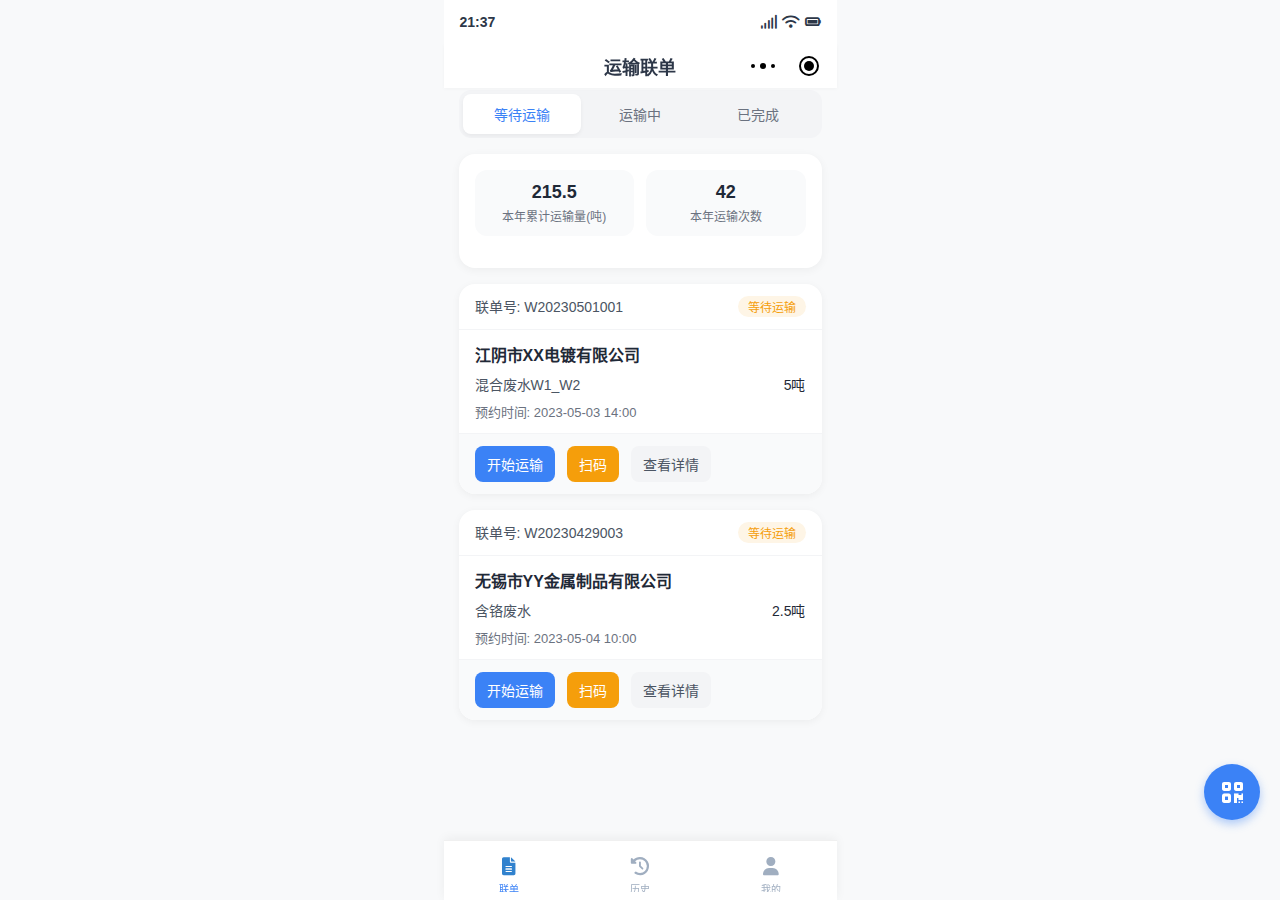
<file: transporter.html>
<!DOCTYPE html>
<html lang="zh-CN">
<head>
  <meta charset="UTF-8">
  <meta name="viewport" content="width=device-width, initial-scale=1.0, maximum-scale=1.0, user-scalable=no">
  <title>运输联单 - 奕水盈集中式工业污水管理平台</title>
  <link href="https://cdnjs.cloudflare.com/ajax/libs/font-awesome/6.0.0-beta3/css/all.min.css" rel="stylesheet">
  <link rel="stylesheet" href="common.css">
  <style>
    .container {
      padding: 90px 15px 70px;
      height: 100%;
      width: 100%;
      max-width: 393px;
      margin: 0 auto;
      overflow-y: auto;
      overflow-x: hidden;
      -webkit-overflow-scrolling: touch;
      box-sizing: border-box;
      position: relative;
      z-index: 1;
    }
    
    /* 修复iOS状态栏和页面头部 */
    .ios-status-bar {
      position: fixed;
      top: 0;
      left: 0;
      width: 100%;
      max-width: 393px;
      margin: 0 auto;
      left: 0;
      right: 0;
      z-index: 100;
      padding: 5px 16px;
      height: 44px;
      background-color: white;
    }

    .page-header {
      position: fixed;
      top: 44px;
      left: 0;
      width: 100%;
      max-width: 393px;
      margin: 0 auto;
      left: 0;
      right: 0;
      z-index: 50;
      background-color: white;
      height: 44px;
    }

    /* 头部按钮样式 */
    .action-buttons {
      position: absolute;
      top: 10px;
      right: 16px;
      display: flex;
      align-items: center;
    }

    .left-buttons {
      left: 16px;
      right: auto;
    }

    .share-dots {
      display: flex;
      align-items: center;
      justify-content: space-between;
      width: 24px;
      margin-right: 10px;
    }

    .share-dot {
      width: 4px;
      height: 4px;
      background-color: #000;
      border-radius: 50%;
    }

    .share-dot.middle {
      width: 6px;
      height: 6px;
    }

    .home-btn {
      position: relative;
      width: 24px;
      height: 24px;
    }

    .home-btn-outer {
      position: absolute;
      width: 20px;
      height: 20px;
      border: 2px solid #000;
      border-radius: 50%;
      top: 50%;
      left: 50%;
      transform: translate(-50%, -50%);
    }

    .home-btn-inner {
      position: absolute;
      width: 10px;
      height: 10px;
      background-color: #000;
      border-radius: 50%;
      top: 50%;
      left: 50%;
      transform: translate(-50%, -50%);
    }

    /* 底部标签栏样式 */
    .tab-bar {
      position: fixed;
      bottom: 0;
      left: 0;
      width: 100%;
      max-width: 393px;
      margin: 0 auto;
      left: 0;
      right: 0;
      z-index: 50;
      background-color: white;
      display: flex;
      justify-content: space-around;
      align-items: center;
      height: 60px;
      border-top: 1px solid #f0f0f0;
      padding-bottom: env(safe-area-inset-bottom);
    }

    .tab-item {
      display: flex;
      flex-direction: column;
      align-items: center;
      justify-content: center;
      flex: 1;
      height: 100%;
      color: #a0aec0;
      text-decoration: none;
      font-size: 10px;
      padding: 8px 0;
    }

    .tab-item i {
      font-size: 18px;
      margin-bottom: 2px;
    }

    .tab-item.active {
      color: #3b82f6;
    }
    
    /* 筛选栏样式 */
    .filter-bar {
      display: flex;
      margin-bottom: 16px;
      border-radius: 12px;
      overflow: hidden;
      background-color: #f3f4f6;
      padding: 4px;
    }
    
    .filter-tab {
      flex: 1;
      text-align: center;
      padding: 10px 0;
      font-size: 14px;
      font-weight: 500;
      color: #6b7280;
      cursor: pointer;
      border-radius: 8px;
      transition: all 0.2s ease;
    }
    
    .filter-tab.active {
      background-color: white;
      color: #3b82f6;
      box-shadow: 0 2px 4px rgba(0,0,0,0.05);
    }
    
    /* 统计卡片样式 */
    .stats-card {
      background-color: white;
      border-radius: 16px;
      padding: 16px;
      margin-bottom: 16px;
      box-shadow: 0 2px 10px rgba(0,0,0,0.05);
    }
    
    .stats-grid {
      display: grid;
      grid-template-columns: repeat(2, 1fr);
      gap: 12px;
    }
    
    .stat-item {
      background-color: #f9fafb;
      border-radius: 12px;
      padding: 12px;
      text-align: center;
    }
    
    .stat-value {
      font-size: 18px;
      font-weight: 600;
      color: #1f2937;
      margin-bottom: 4px;
    }
    
    .stat-label {
      font-size: 12px;
      color: #6b7280;
    }
    
    /* 订单卡片样式 */
    .order-list {
      margin-bottom: 24px;
    }
    
    .order-item {
      background-color: white;
      border-radius: 16px;
      overflow: hidden;
      box-shadow: 0 2px 8px rgba(0,0,0,0.05);
      margin-bottom: 16px;
    }
    
    .order-header {
      display: flex;
      justify-content: space-between;
      padding: 12px 16px;
      border-bottom: 1px solid #f3f4f6;
    }
    
    .order-number {
      font-size: 14px;
      font-weight: 500;
      color: #4b5563;
    }
    
    .order-status {
      display: inline-block;
      padding: 2px 10px;
      border-radius: 12px;
      font-size: 12px;
      font-weight: 500;
    }
    
    .order-status.waiting {
      background-color: rgba(245, 158, 11, 0.1);
      color: #f59e0b;
    }
    
    .order-status.transporting {
      background-color: rgba(59, 130, 246, 0.1);
      color: #3b82f6;
    }
    
    .order-status.completed {
      background-color: rgba(16, 185, 129, 0.1);
      color: #10b981;
    }
    
    .order-body {
      padding: 12px 16px;
    }
    
    .company-name {
      font-size: 16px;
      font-weight: 600;
      color: #1f2937;
      margin-bottom: 8px;
    }
    
    .waste-info {
      display: flex;
      justify-content: space-between;
      margin-bottom: 8px;
    }
    
    .waste-type {
      font-size: 14px;
      color: #4b5563;
    }
    
    .waste-amount {
      font-size: 14px;
      font-weight: 500;
      color: #1f2937;
    }
    
    .transport-time {
      font-size: 13px;
      color: #6b7280;
    }
    
    .order-footer {
      display: flex;
      padding: 12px 16px;
      background-color: #f9fafb;
      border-top: 1px solid #f3f4f6;
    }
    
    .order-footer button {
      border: none;
      border-radius: 8px;
      padding: 8px 12px;
      font-size: 14px;
      font-weight: 500;
      cursor: pointer;
      transition: all 0.2s ease;
    }
    
    .start-transport-btn {
      background-color: #3b82f6;
      color: white;
      margin-right: 12px;
    }
    
    .arrive-btn {
      background-color: #10b981;
      color: white;
      margin-right: 12px;
    }
    
    .scan-qr-btn {
      background-color: #f59e0b;
      color: white;
      margin-right: 12px;
    }
    
    .order-detail-btn {
      background-color: #f3f4f6;
      color: #4b5563;
    }
    
    /* 扫描按钮样式 */
    .scan-fab {
      position: fixed;
      bottom: 80px;
      right: 20px;
      width: 56px;
      height: 56px;
      border-radius: 28px;
      background-color: #3b82f6;
      color: white;
      display: flex;
      align-items: center;
      justify-content: center;
      font-size: 24px;
      box-shadow: 0 4px 10px rgba(59, 130, 246, 0.4);
      z-index: 30;
    }
    
    /* 扫描模态框样式 */
    .scan-modal {
      position: fixed;
      top: 0;
      left: 0;
      right: 0;
      bottom: 0;
      background-color: rgba(0, 0, 0, 0.8);
      z-index: 1000;
      display: none;
      opacity: 0;
      transition: opacity 0.3s ease;
    }
    
    .scan-modal.show {
      display: flex;
      align-items: center;
      justify-content: center;
      opacity: 1;
    }
    
    .scan-box {
      width: 300px;
      height: 300px;
      position: relative;
      overflow: hidden;
      border-radius: 16px;
    }
    
    .scan-frame {
      position: absolute;
      top: 0;
      left: 0;
      right: 0;
      bottom: 0;
      border: 2px solid white;
      border-radius: 16px;
    }
    
    .scan-corners::before,
    .scan-corners::after,
    .scan-corners span::before,
    .scan-corners span::after {
      content: '';
      position: absolute;
      width: 24px;
      height: 24px;
      border-color: #3b82f6;
    }
    
    .scan-corners::before {
      top: 0;
      left: 0;
      border-top: 2px solid;
      border-left: 2px solid;
      border-top-left-radius: 12px;
    }
    
    .scan-corners::after {
      top: 0;
      right: 0;
      border-top: 2px solid;
      border-right: 2px solid;
      border-top-right-radius: 12px;
    }
    
    .scan-corners span::before {
      bottom: 0;
      left: 0;
      border-bottom: 2px solid;
      border-left: 2px solid;
      border-bottom-left-radius: 12px;
    }
    
    .scan-corners span::after {
      bottom: 0;
      right: 0;
      border-bottom: 2px solid;
      border-right: 2px solid;
      border-bottom-right-radius: 12px;
    }
    
    .scan-line {
      position: absolute;
      top: 0;
      left: 0;
      right: 0;
      height: 2px;
      background-color: #3b82f6;
      box-shadow: 0 0 8px 2px rgba(59, 130, 246, 0.6);
      animation: scanLine 2s linear infinite;
    }
    
    @keyframes scanLine {
      0% {
        top: 0;
      }
      50% {
        top: 100%;
      }
      100% {
        top: 0;
      }
    }
    
    .close-scan-btn {
      position: absolute;
      top: 20px;
      right: 20px;
      color: white;
      font-size: 24px;
      cursor: pointer;
    }
  </style>
</head>
<body>
  <!-- iOS状态栏 -->
  <div class="ios-status-bar">
    <div class="status-bar-time" id="status-time">9:41</div>
    <div class="status-bar-icons">
      <i class="fas fa-signal"></i>
      <i class="fas fa-wifi"></i>
      <i class="fas fa-battery-full"></i>
    </div>
  </div>
  
  <!-- 页面头部 -->
  <div class="page-header">
    <div class="page-title">运输联单</div>
    <div class="action-buttons">
      <div class="share-dots">
        <div class="share-dot"></div>
        <div class="share-dot middle"></div>
        <div class="share-dot"></div>
      </div>
      <div class="home-btn">
        <div class="home-btn-inner"></div>
        <div class="home-btn-outer"></div>
      </div>
    </div>
  </div>
  
  <div class="container">
    <!-- 筛选标签栏 -->
    <div class="filter-bar">
      <div class="filter-tab active" data-status="waiting">等待运输</div>
      <div class="filter-tab" data-status="transporting">运输中</div>
      <div class="filter-tab" data-status="completed">已完成</div>
    </div>
    
    <!-- 运输统计卡片 -->
    <div class="stats-card">
      <div class="stats-grid">
        <div class="stat-item">
          <div class="stat-value">215.5</div>
          <div class="stat-label">本年累计运输量(吨)</div>
        </div>
        <div class="stat-item">
          <div class="stat-value">42</div>
          <div class="stat-label">本年运输次数</div>
        </div>
      </div>
    </div>
    
    <!-- 联单列表 -->
    <div class="order-list">
      <!-- 等待运输 -->
      <div class="order-item" data-status="waiting">
        <div class="order-header">
          <div class="order-number">联单号: W20230501001</div>
          <div class="order-status waiting">等待运输</div>
        </div>
        <div class="order-body">
          <div class="company-name">江阴市XX电镀有限公司</div>
          <div class="waste-info">
            <span class="waste-type">混合废水W1_W2</span>
            <span class="waste-amount">5吨</span>
          </div>
          <div class="transport-time">预约时间: 2023-05-03 14:00</div>
        </div>
        <div class="order-footer">
          <button class="start-transport-btn">开始运输</button>
          <button class="scan-qr-btn">扫码</button>
          <button class="order-detail-btn">查看详情</button>
        </div>
      </div>
      
      <div class="order-item" data-status="waiting">
        <div class="order-header">
          <div class="order-number">联单号: W20230429003</div>
          <div class="order-status waiting">等待运输</div>
        </div>
        <div class="order-body">
          <div class="company-name">无锡市YY金属制品有限公司</div>
          <div class="waste-info">
            <span class="waste-type">含铬废水</span>
            <span class="waste-amount">2.5吨</span>
          </div>
          <div class="transport-time">预约时间: 2023-05-04 10:00</div>
        </div>
        <div class="order-footer">
          <button class="start-transport-btn">开始运输</button>
          <button class="scan-qr-btn">扫码</button>
          <button class="order-detail-btn">查看详情</button>
        </div>
      </div>
      
      <!-- 运输中 -->
      <div class="order-item" data-status="transporting" style="display: none;">
        <div class="order-header">
          <div class="order-number">联单号: W20230428002</div>
          <div class="order-status transporting">运输中</div>
        </div>
        <div class="order-body">
          <div class="company-name">江阴市XX电镀有限公司</div>
          <div class="waste-info">
            <span class="waste-type">脱脂废水</span>
            <span class="waste-amount">3吨</span>
          </div>
          <div class="transport-time">开始时间: 2023-04-28 09:30</div>
        </div>
        <div class="order-footer">
          <button class="arrive-btn">确认到达</button>
          <button class="order-detail-btn">查看详情</button>
        </div>
      </div>
      
      <!-- 已完成 -->
      <div class="order-item" data-status="completed" style="display: none;">
        <div class="order-header">
          <div class="order-number">联单号: W20230415003</div>
          <div class="order-status completed">已完成</div>
        </div>
        <div class="order-body">
          <div class="company-name">江阴市XX电镀有限公司</div>
          <div class="waste-info">
            <span class="waste-type">含氰废水</span>
            <span class="waste-amount">2吨</span>
          </div>
          <div class="transport-time">完成时间: 2023-04-15 16:45</div>
        </div>
        <div class="order-footer">
          <button class="order-detail-btn">查看详情</button>
        </div>
      </div>
      
      <div class="order-item" data-status="completed" style="display: none;">
        <div class="order-header">
          <div class="order-number">联单号: W20230410004</div>
          <div class="order-status completed">已完成</div>
        </div>
        <div class="order-body">
          <div class="company-name">无锡市YY金属制品有限公司</div>
          <div class="waste-info">
            <span class="waste-type">酸洗废水</span>
            <span class="waste-amount">4吨</span>
          </div>
          <div class="transport-time">完成时间: 2023-04-10 14:20</div>
        </div>
        <div class="order-footer">
          <button class="order-detail-btn">查看详情</button>
        </div>
      </div>
    </div>
  </div>
  
  <!-- 扫描按钮 -->
  <div class="scan-fab" id="scan-btn">
    <i class="fas fa-qrcode"></i>
  </div>
  
  <!-- 扫描模态框 -->
  <div class="scan-modal" id="scan-modal">
    <div class="scan-box">
      <div class="scan-frame">
        <div class="scan-corners"><span></span></div>
        <div class="scan-line"></div>
      </div>
    </div>
    <div class="close-scan-btn" id="close-scan-btn">
      <i class="fas fa-times"></i>
    </div>
  </div>
  
  <!-- 底部标签栏 -->
  <div class="tab-bar">
    <a href="transfer.html" class="tab-item active">
      <i class="fas fa-file-alt"></i>
      <span>联单</span>
    </a>
    <a href="transport-history.html" class="tab-item">
      <i class="fas fa-history"></i>
      <span>历史</span>
    </a>
    <a href="profile.html" class="tab-item">
      <i class="fas fa-user"></i>
      <span>我的</span>
    </a>
  </div>
  
  <script>
    // 更新状态栏时间
    function updateStatusBarTime() {
      const now = new Date();
      const hours = now.getHours().toString().padStart(2, '0');
      const minutes = now.getMinutes().toString().padStart(2, '0');
      document.getElementById('status-time').textContent = `${hours}:${minutes}`;
    }
    
    // 初始加载和每分钟更新时间
    updateStatusBarTime();
    setInterval(updateStatusBarTime, 60000);
    
    document.addEventListener('DOMContentLoaded', function() {
      // 检查用户角色，确保是运输单位
      const userRole = localStorage.getItem('userRole') || 'transporter';
      if (userRole !== 'transporter') {
        localStorage.setItem('userRole', 'transporter');
      }
      
      // 筛选标签切换
      const filterTabs = document.querySelectorAll('.filter-tab');
      if (filterTabs) {
        filterTabs.forEach(tab => {
          tab.addEventListener('click', function() {
            // 移除所有激活状态
            filterTabs.forEach(t => t.classList.remove('active'));
            // 添加当前激活状态
            this.classList.add('active');
            
            // 过滤订单
            const status = this.getAttribute('data-status');
            filterOrders(status);
          });
        });
      }
      
      // 筛选订单
      function filterOrders(status) {
        const orderItems = document.querySelectorAll('.order-item');
        
        orderItems.forEach(item => {
          if (item.getAttribute('data-status') === status) {
            item.style.display = 'block';
          } else {
            item.style.display = 'none';
          }
        });
      }
      
      // 开始运输按钮点击事件
      const startButtons = document.querySelectorAll('.start-transport-btn');
      if (startButtons.length > 0) {
        startButtons.forEach(button => {
          button.addEventListener('click', function() {
            const orderItem = this.closest('.order-item');
            const orderStatus = orderItem.querySelector('.order-status');
            const orderNumber = orderItem.querySelector('.order-number').textContent.replace('联单号: ', '');
            
            // 更改状态
            orderStatus.textContent = '运输中';
            orderStatus.className = 'order-status transporting';
            
            // 更改数据状态
            orderItem.setAttribute('data-status', 'transporting');
            
            // 获取当前时间
            const now = new Date();
            const timeString = `${now.getFullYear()}-${String(now.getMonth() + 1).padStart(2, '0')}-${String(now.getDate()).padStart(2, '0')} ${String(now.getHours()).padStart(2, '0')}:${String(now.getMinutes()).padStart(2, '0')}`;
            
            // 更改运输时间显示
            const transportTime = orderItem.querySelector('.transport-time');
            transportTime.textContent = `启运时间: ${timeString}`;
            
            // 更改按钮
            const orderFooter = orderItem.querySelector('.order-footer');
            orderFooter.innerHTML = `
              <button class="confirm-arrival-btn">确认到达</button>
              <button class="order-detail-btn">查看详情</button>
            `;
            
            // 重新绑定确认到达按钮事件
            const newConfirmBtn = orderFooter.querySelector('.confirm-arrival-btn');
            newConfirmBtn.addEventListener('click', function() {
              confirmArrival(this);
            });
            
            // 重新绑定详情按钮事件
            const newDetailBtn = orderFooter.querySelector('.order-detail-btn');
            newDetailBtn.addEventListener('click', function() {
              window.location.href = 'transfer-detail.html?order=' + orderNumber + '&status=transporting';
            });
            
            // 更新过滤器显示
            filterOrders('transporting');
            
            // 更新激活状态
            filterTabs.forEach(t => t.classList.remove('active'));
            document.querySelector('.filter-tab[data-status="transporting"]').classList.add('active');
            
            alert('已开始运输！启运时间已记录');
          });
        });
      }
      
      // 确认到达按钮点击事件
      function confirmArrival(button) {
        const orderItem = button.closest('.order-item');
        const orderStatus = orderItem.querySelector('.order-status');
        const orderNumber = orderItem.querySelector('.order-number').textContent.replace('联单号: ', '');
        
        // 更改状态
        orderStatus.textContent = '已完成';
        orderStatus.className = 'order-status completed';
        
        // 更改数据状态
        orderItem.setAttribute('data-status', 'completed');
        
        // 获取当前时间
        const now = new Date();
        const timeString = `${now.getFullYear()}-${String(now.getMonth() + 1).padStart(2, '0')}-${String(now.getDate()).padStart(2, '0')} ${String(now.getHours()).padStart(2, '0')}:${String(now.getMinutes()).padStart(2, '0')}`;
        
        // 添加到达时间
        const transportTime = orderItem.querySelector('.transport-time');
        const arrivalTime = document.createElement('div');
        arrivalTime.className = 'arrival-time';
        arrivalTime.textContent = `到达时间: ${timeString}`;
        transportTime.parentNode.insertBefore(arrivalTime, transportTime.nextSibling);
        
        // 更改按钮
        const orderFooter = orderItem.querySelector('.order-footer');
        orderFooter.innerHTML = `
          <button class="order-detail-btn">查看详情</button>
        `;
        
        // 重新绑定详情按钮事件
        const newDetailBtn = orderFooter.querySelector('.order-detail-btn');
        newDetailBtn.addEventListener('click', function() {
          window.location.href = 'transfer-detail.html?order=' + orderNumber + '&status=completed';
        });
        
        // 更新过滤器显示
        filterOrders('completed');
        
        // 更新激活状态
        filterTabs.forEach(t => t.classList.remove('active'));
        document.querySelector('.filter-tab[data-status="completed"]').classList.add('active');
        
        alert('已确认到达！已记录第一次称重数据');
      }
      
      const confirmButtons = document.querySelectorAll('.confirm-arrival-btn');
      if (confirmButtons.length > 0) {
        confirmButtons.forEach(button => {
          button.addEventListener('click', function() {
            confirmArrival(this);
          });
        });
      }
      
      // 订单详情按钮点击事件
      const detailButtons = document.querySelectorAll('.order-detail-btn');
      detailButtons.forEach(button => {
        button.addEventListener('click', function() {
          const orderItem = this.closest('.order-item');
          const orderNumber = orderItem.querySelector('.order-number').textContent.replace('联单号: ', '');
          const status = orderItem.getAttribute('data-status');
          
          // 跳转到详情页
          window.location.href = 'transfer-detail.html?order=' + orderNumber + '&status=' + status;
        });
      });
      
      // 扫码按钮点击事件
      const scanButtons = document.querySelectorAll('.scan-qr-btn');
      scanButtons.forEach(button => {
        button.addEventListener('click', function(e) {
          e.stopPropagation();
          openScanModal();
        });
      });
      
      // 浮动扫码按钮
      const scanBtn = document.getElementById('scan-btn');
      if (scanBtn) {
        scanBtn.addEventListener('click', openScanModal);
      }
      
      // 关闭扫码模态框
      const closeScanBtn = document.getElementById('close-scan-btn');
      const scanModal = document.getElementById('scan-modal');
      
      if (closeScanBtn && scanModal) {
        closeScanBtn.addEventListener('click', function() {
          scanModal.classList.remove('show');
        });
        
        // 点击模态框外部关闭
        scanModal.addEventListener('click', function(e) {
          if (e.target === scanModal) {
            scanModal.classList.remove('show');
          }
        });
      }
      
      // 打开扫码模态框
      function openScanModal() {
        if (scanModal) {
          scanModal.classList.add('show');
          
          // 模拟扫描成功，1.5秒后关闭并显示结果
          setTimeout(function() {
            scanModal.classList.remove('show');
            alert('二维码扫描成功！');
          }, 1500);
        }
      }
      
      // 初始调用，显示等待运输的订单
      filterOrders('waiting');
    });
  </script>
</body>
</html>
</file>
<file: common.css>
/* 通用样式 */
* {
  box-sizing: border-box;
  -webkit-tap-highlight-color: transparent;
  margin: 0;
  padding: 0;
}

html {
  height: 100%;
  width: 100%;
  font-size: 16px;
}

:root {
  --page-padding: 12px;
  --border-radius: 40px;
  --border-width: 12px;
  --border-color: #2d3748;
}

/* 基本样式 */
body {
  margin: 0 auto;
  padding: 0;
  font-family: -apple-system, BlinkMacSystemFont, 'Segoe UI', Roboto, Helvetica, Arial, sans-serif;
  background-color: #f8f9fa;
  color: #2d3748;
  width: 100%;
  max-width: 393px; /* 调整为标准iPhone宽度 */
  height: 100vh;
  max-height: 852px; /* 调整为标准iPhone高度 */
  box-sizing: border-box;
  overflow: hidden;
  position: relative;
  -webkit-font-smoothing: antialiased;
  -moz-osx-font-smoothing: grayscale;
  overflow-x: hidden;
  display: flex;
  flex-direction: column;
}

/* 清除浮动 */
.clearfix::after {
  content: "";
  display: table;
  clear: both;
}

/* iOS 状态栏样式 */
.ios-status-bar {
  position: fixed;
  top: 0;
  left: 0;
  width: 100%;
  max-width: 393px;
  z-index: 100;
  color: #2d3748;
  padding: 5px 16px;
  height: 44px;
  box-sizing: border-box;
  display: flex;
  justify-content: space-between;
  align-items: center;
  background-color: white;
  margin: 0 auto;
  left: 0;
  right: 0;
}

.status-bar-time {
  font-weight: 600;
  font-size: 14px;
  color: #2d3748;
}

.status-bar-icons {
  display: flex;
  gap: 5px;
  font-size: 14px;
  color: #2d3748;
}

/* 页面头部样式 */
.page-header {
  position: fixed;
  top: 44px;
  left: 0;
  width: 100%;
  max-width: 393px;
  margin: 0 auto;
  left: 0;
  right: 0;
  z-index: 50;
  background-color: white;
  display: flex;
  align-items: center;
  justify-content: space-between;
  padding: 5px 16px;
  height: 40px;
  box-sizing: border-box;
  box-shadow: 0 1px 4px rgba(0,0,0,0.03);
}

.page-title {
  font-size: 18px;
  font-weight: 600;
  color: #2d3748;
  text-align: center;
  position: absolute;
  left: 0;
  right: 0;
  margin: 0 auto;
  width: 60%;
}

.action-buttons {
  display: flex;
  align-items: center;
  gap: 12px;
  z-index: 51;
  color: #2d3748;
}

.action-buttons.left-buttons {
  visibility: visible;
  opacity: 1;
}

.action-buttons i {
  font-size: 16px;
  color: #2d3748;
}

/* 刷新按钮旋转动画 */
@keyframes rotate {
  from { transform: rotate(0deg); }
  to { transform: rotate(360deg); }
}

.rotating {
  animation: rotate 0.8s linear;
}

/* 通知徽标 */
.notification-badge {
  position: absolute;
  top: -5px;
  right: -5px;
  background-color: #EF4444;
  color: white;
  border-radius: 50%;
  width: 18px;
  height: 18px;
  font-size: 12px;
  display: flex;
  align-items: center;
  justify-content: center;
}

/* 容器样式 */
.container {
  padding: 90px 15px 70px;
  height: 100%;
  width: 100%;
  overflow-y: auto;
  overflow-x: hidden;
  -webkit-overflow-scrolling: touch;
  box-sizing: border-box;
  position: relative;
  z-index: 1;
}

/* 底部导航栏样式 */
.tab-bar {
  position: fixed;
  bottom: 0;
  left: 0;
  width: 100%;
  max-width: 393px;
  margin: 0 auto;
  left: 0;
  right: 0;
  z-index: 50;
  background-color: white;
  display: flex;
  align-items: center;
  justify-content: space-around;
  padding: 8px 0;
  height: 60px;
  box-sizing: border-box;
  box-shadow: 0 -2px 10px rgba(0,0,0,0.05);
}

.tab-item {
  display: flex;
  flex-direction: column;
  align-items: center;
  padding: 6px 12px;
  color: #a0aec0;
  text-decoration: none;
  gap: 4px;
  font-size: 10px;
  font-weight: 500;
  transition: all 0.2s ease;
  border-radius: 8px;
}

.tab-item:hover {
  color: #3182ce;
}

.tab-item:active {
  transform: scale(0.95);
}

.tab-item i {
  font-size: 18px;
  margin-bottom: 2px;
}

.tab-item.active {
  color: #3182ce;
}

.tab-item.active i {
  color: #3182ce;
}

.tab-item span {
  white-space: nowrap;
  overflow: hidden;
  text-overflow: ellipsis;
  max-width: 100%;
}

/* 列表样式 */
.list-item {
  display: flex;
  justify-content: space-between;
  align-items: center;
  padding: 16px;
  background: white;
  border-radius: 12px;
  margin-bottom: 12px;
  box-shadow: 0 2px 8px rgba(0,0,0,0.05);
  transition: transform 0.2s ease, box-shadow 0.2s ease;
  border-left: 3px solid transparent;
  overflow: hidden;
}

.list-item:active {
  background-color: #f8fafc;
}

.list-item-content {
  flex: 1;
  min-width: 0; /* 确保flex子项能够正确溢出 */
}

.list-item-title {
  font-size: 16px;
  font-weight: 600;
  margin-bottom: 4px;
  color: #2d3748;
  white-space: nowrap;
  overflow: hidden;
  text-overflow: ellipsis;
}

.list-item-subtitle {
  font-size: 14px;
  color: #718096;
  white-space: nowrap;
  overflow: hidden;
  text-overflow: ellipsis;
}

/* 标签样式 */
.tag {
  font-size: 12px;
  padding: 4px 10px;
  border-radius: 12px;
  font-weight: 600;
  letter-spacing: 0.5px;
  text-transform: uppercase;
  white-space: nowrap;
  margin-left: 8px;
  flex-shrink: 0;
}

.tag-success {
  background: linear-gradient(135deg, #e3f9e5, #d4f8d4);
  color: #166534;
}

.tag-warning {
  background: linear-gradient(135deg, #fff8e6, #ffeebe);
  color: #9a3412;
}

.tag-info {
  background: linear-gradient(135deg, #e5f3ff, #c7e2ff);
  color: #1e40af;
}

/* 网格样式 */
.grid-item-label {
  font-size: 14px;
  color: #718096;
  margin-bottom: 6px;
  white-space: nowrap;
  overflow: hidden;
  text-overflow: ellipsis;
}

.grid-item-value {
  font-size: 20px;
  font-weight: 600;
  margin-bottom: 8px;
  background: linear-gradient(135deg, #2b6cb0, #3182ce);
  -webkit-background-clip: text;
  -webkit-text-fill-color: transparent;
  background-clip: text;
  white-space: nowrap;
  overflow: hidden;
  text-overflow: ellipsis;
}

/* 进度条样式 */
.progress {
  height: 4px;
  background-color: #edf2f7;
  border-radius: 2px;
  overflow: hidden;
  width: 100%;
}

.progress-bar {
  width: 100%;
  height: 8px;
  background-color: #e2e8f0;
  border-radius: 4px;
  overflow: hidden;
  margin-bottom: 8px;
}

.progress-fill {
  height: 100%;
  background: linear-gradient(90deg, #3182ce, #63b3ed);
  border-radius: 4px;
  transition: width 0.5s ease;
}

/* 分段控制器样式 */
.segmented-control {
  display: flex;
  background-color: #edf2f7;
  border-radius: 8px;
  padding: 2px;
  margin-bottom: 16px;
  box-shadow: inset 0 1px 3px rgba(0,0,0,0.05);
  width: 100%;
}

.segment {
  flex: 1;
  text-align: center;
  padding: 8px 16px;
  font-size: 14px;
  font-weight: 500;
  color: #718096;
  border-radius: 6px;
  transition: all 0.3s ease;
  cursor: pointer;
}

.segment.active {
  background: linear-gradient(135deg, #fff, #f7fafc);
  color: #3182ce;
  box-shadow: 0 1px 3px rgba(0,0,0,0.1);
}

/* 表单样式 */
.form-group {
  margin-bottom: 16px;
  width: 100%;
}

.form-label {
  display: block;
  font-size: 14px;
  font-weight: 500;
  margin-bottom: 8px;
  color: #4a5568;
}

.form-control {
  width: 100%;
  padding: 12px;
  border: 1px solid #e2e8f0;
  border-radius: 8px;
  font-size: 16px;
  background-color: #f9f9f9;
  transition: all 0.2s ease;
}

.form-control:focus {
  outline: none;
  border-color: #3182ce;
  background-color: white;
  box-shadow: 0 0 0 3px rgba(49, 130, 206, 0.1);
}

/* 按钮样式 */
.btn {
  display: inline-block;
  padding: 12px 24px;
  border-radius: 8px;
  font-size: 16px;
  font-weight: 500;
  text-align: center;
  cursor: pointer;
  transition: all 0.3s ease;
  border: none;
  -webkit-appearance: none;
  -moz-appearance: none;
}

.btn-block {
  display: block;
  width: 100%;
}

.btn-primary {
  background-color: #3182ce;
  color: white;
}

.btn-secondary {
  background-color: #e2e8f0;
  color: #4a5568;
}

.btn-danger {
  background-color: #e53e3e;
  color: white;
}

.btn-outline {
  background-color: white;
  color: #3182ce;
  border: 1px solid #3182ce;
}

/* 模态框样式 */
.modal {
  position: fixed;
  top: 0;
  left: 0;
  right: 0;
  bottom: 0;
  background-color: rgba(0,0,0,0.5);
  display: flex;
  align-items: center;
  justify-content: center;
  z-index: 1000;
  animation: fadeIn 0.2s ease;
  backdrop-filter: blur(2px);
  max-width: 393px;
  margin: 0 auto;
  width: 100%;
  left: 0;
  right: 0;
}

@keyframes fadeIn {
  from { opacity: 0; }
  to { opacity: 1; }
}

.modal.hidden {
  display: none;
}

.modal-content {
  width: 90%;
  max-width: 360px;
  background: white;
  border-radius: 16px;
  overflow: hidden;
  box-shadow: 0 10px 25px rgba(0,0,0,0.15);
  animation: slideUp 0.3s ease;
  max-height: 80vh;
  display: flex;
  flex-direction: column;
}

@keyframes slideUp {
  from { transform: translateY(30px); opacity: 0; }
  to { transform: translateY(0); opacity: 1; }
}

.modal-header {
  padding: 16px;
  border-bottom: 1px solid #e2e8f0;
  font-weight: 600;
  display: flex;
  justify-content: space-between;
  align-items: center;
  background: #f7fafc;
  color: #2d3748;
}

.modal-close-btn {
  background: none;
  border: none;
  color: #a0aec0;
  cursor: pointer;
  padding: 4px;
  border-radius: 50%;
  transition: all 0.2s ease;
  display: flex;
  align-items: center;
  justify-content: center;
  width: 24px;
  height: 24px;
}

.modal-close-btn:hover {
  background-color: #f7fafc;
  color: #4a5568;
}

.modal-body {
  padding: 16px;
  overflow-y: auto;
  -webkit-overflow-scrolling: touch;
  flex: 1;
}

.modal-footer {
  padding: 16px;
  border-top: 1px solid #e2e8f0;
  display: flex;
  justify-content: flex-end;
  background: #f8fafc;
}

.modal-btn {
  margin-left: 8px;
  padding: 8px 16px;
  border-radius: 6px;
  font-size: 14px;
}

/* 浮动按钮样式 */
.add-btn, .fab-button, .report-btn {
  position: fixed;
  right: 16px;
  bottom: 80px;
  width: 56px;
  height: 56px;
  border-radius: 28px;
  background: linear-gradient(135deg, #3182ce, #4299e1);
  color: white;
  display: flex;
  align-items: center;
  justify-content: center;
  box-shadow: 0 4px 12px rgba(66, 153, 225, 0.3);
  z-index: 49;
  transition: transform 0.3s ease, box-shadow 0.3s ease;
  text-decoration: none;
  /* 确保按钮在手机屏幕内 */
  right: 16px;
  bottom: 80px;
}

.add-btn:active {
  transform: translateX(-50%) scale(0.95);
  box-shadow: 0 2px 8px rgba(66, 153, 225, 0.2);
}

.add-btn i {
  font-size: 24px;
}

/* 返回按钮样式 */
.back-btn {
  position: fixed;
  left: 16px;
  top: 16px; /* 调整到状态栏范围内 */
  width: 36px;
  height: 36px;
  border-radius: 18px;
  background: white;
  color: #3182ce;
  display: flex;
  align-items: center;
  justify-content: center;
  box-shadow: 0 2px 6px rgba(0,0,0,0.1);
  z-index: 60; /* 提高层级，确保显示在状态栏之上 */
  transition: transform 0.2s ease, box-shadow 0.2s ease;
  text-decoration: none;
  margin-top: calc(var(--safe-area-inset-top) + 5px); /* 确保在安全区域内 */
}

.back-btn:active {
  transform: translateX(-2px);
  box-shadow: 0 3px 8px rgba(0,0,0,0.15);
}

/* 菜单列表样式 */
.menu-list {
  background: white;
  border-radius: 12px;
  overflow: hidden;
  box-shadow: 0 2px 8px rgba(0,0,0,0.05);
  width: 100%;
}

.menu-item {
  display: flex;
  align-items: center;
  padding: 16px;
  border-bottom: 1px solid #f0f0f0;
  transition: background-color 0.2s ease;
  text-decoration: none;
}

.menu-item:last-child {
  border-bottom: none;
}

.menu-item:active {
  background-color: #f7fafc;
}

.menu-item-icon {
  width: 32px;
  color: #3182ce;
  display: flex;
  align-items: center;
  justify-content: center;
  margin-right: 12px;
  flex-shrink: 0;
}

.menu-item-text {
  flex: 1;
  font-size: 16px;
  color: #4a5568;
  white-space: nowrap;
  overflow: hidden;
  text-overflow: ellipsis;
}

.menu-item-arrow {
  color: #cbd5e0;
  flex-shrink: 0;
  margin-left: 8px;
}

/* 登出按钮样式 */
.logout-btn {
  display: inline-block;
  color: #e53e3e;
  font-size: 16px;
  font-weight: 500;
  transition: color 0.2s ease;
  text-decoration: none;
}

.logout-btn:active {
  color: #c53030;
}

/* 废水类型选项卡样式 */
.waste-type-tabs {
  display: flex;
  background-color: #f2f2f7;
  overflow-x: auto;
  white-space: nowrap;
  -webkit-overflow-scrolling: touch;
  border-radius: 8px;
  margin-bottom: 16px;
  box-shadow: inset 0 1px 3px rgba(0,0,0,0.05);
  width: 100%;
}

.waste-type-tab {
  padding: 10px 16px;
  font-size: 14px;
  font-weight: 500;
  color: #718096;
  border-radius: 0;
  transition: all 0.2s ease;
  position: relative;
  cursor: pointer;
  flex-shrink: 0;
}

.waste-type-tab.active {
  color: #3182ce;
  background-color: rgba(49, 130, 206, 0.1);
}

.waste-type-tab.active::after {
  content: "";
  position: absolute;
  bottom: 0;
  left: 0;
  right: 0;
  height: 2px;
  background: linear-gradient(to right, #3182ce, #4299e1);
  border-radius: 2px 2px 0 0;
}

/* 隐藏样式 */
.hidden {
  display: none !important;
}

/* 卡片样式 */
.card {
  background: white;
  border-radius: 12px;
  box-shadow: 0 2px 8px rgba(0, 0, 0, 0.05);
  margin-bottom: 16px;
  overflow: hidden;
  transition: transform 0.2s ease, box-shadow 0.2s ease;
  width: 100%;
}

.card:active {
  transform: translateY(-2px);
  box-shadow: 0 4px 12px rgba(0,0,0,0.08);
}

.card-header {
  padding: 12px 16px;
  border-bottom: 1px solid #f0f0f0;
  font-weight: 600;
  background: #f7fafc;
}

.card-body {
  padding: 16px;
}

/* 图标按钮 */
.icon-btn {
  width: 36px;
  height: 36px;
  border-radius: 50%;
  display: flex;
  align-items: center;
  justify-content: center;
  background: #f7fafc;
  border: none;
  cursor: pointer;
  transition: all 0.2s ease;
  box-shadow: 0 1px 3px rgba(0,0,0,0.05);
}

.icon-btn:active {
  background: #edf2f7;
  transform: translateY(-1px);
  box-shadow: 0 2px 5px rgba(0,0,0,0.1);
}

/* 徽章 */
.badge {
  position: absolute;
  top: -5px;
  right: -5px;
  background: linear-gradient(135deg, #f56565, #e53e3e);
  color: white;
  font-size: 10px;
  padding: 2px 6px;
  border-radius: 10px;
  font-weight: 600;
  box-shadow: 0 2px 4px rgba(229, 62, 62, 0.3);
}

/* 栅格 */
.grid {
  display: grid;
  grid-template-columns: repeat(2, 1fr);
  gap: 12px;
  width: 100%;
}

/* 头像 */
.avatar {
  width: 60px;
  height: 60px;
  border-radius: 30px;
  object-fit: cover;
  box-shadow: 0 2px 5px rgba(0,0,0,0.1);
  border: 2px solid white;
}

/* 分隔线 */
.divider {
  height: 1px;
  background: linear-gradient(to right, transparent, rgba(0,0,0,0.05), transparent);
  margin: 16px 0;
  width: 100%;
}

/* 系统操作按钮样式 */
.system-actions {
  position: absolute;
  top: 10px;
  right: 10px;
  display: flex;
  align-items: center;
  gap: 15px;
  z-index: 1000;
}

.share-dots {
  display: flex;
  flex-direction: row;
  gap: 3px;
  margin-right: 15px;
}

.share-dot {
  width: 4px;
  height: 4px;
  background-color: #2d3748;
  border-radius: 50%;
}

.share-dot.middle {
  width: 5px;
  height: 5px;
}

.home-btn {
  width: 24px;
  height: 24px;
  position: relative;
}

.home-btn-inner {
  width: 8px;
  height: 8px;
  background-color: #2d3748;
  border-radius: 50%;
  position: absolute;
  top: 50%;
  left: 50%;
  transform: translate(-50%, -50%);
}

.home-btn-outer {
  position: absolute;
  width: 20px;
  height: 20px;
  border: 1.5px solid #2d3748;
  border-radius: 50%;
  top: 50%;
  left: 50%;
  transform: translate(-50%, -50%);
}

/* 公司LOGO框样式 */
.company-logo-box {
  width: 100%;
  height: 65px; /* 缩小成手机长度的六分之一 */
  padding: 0;
  margin-bottom: 20px;
  position: relative;
  z-index: 1;
  overflow: hidden;
  border-radius: 12px;
  box-shadow: 0 2px 5px rgba(0, 0, 0, 0.1);
}

.company-slider {
  display: flex;
  width: 100%;
  height: 100%;
  transition: transform 0.3s ease;
  position: relative;
}

.slider-item {
  min-width: 100%;
  height: 100%;
  padding: 0 5px;
  box-sizing: border-box;
}

.company-logo {
  width: 100%;
  height: 100%;
  object-fit: cover;
  border-radius: 8px;
}

.slider-indicators {
  position: absolute;
  bottom: 10px;
  left: 0;
  right: 0;
  display: flex;
  justify-content: center;
  gap: 8px;
  z-index: 10;
}

.indicator {
  width: 6px;
  height: 6px;
  border-radius: 50%;
  background-color: rgba(255, 255, 255, 0.5);
  transition: all 0.3s ease;
}

.indicator.active {
  width: 20px;
  border-radius: 3px;
  background-color: #fff;
}

.company-slogan {
  font-size: 1rem;
  color: #3182ce;
  text-align: center;
  font-weight: 500;
}

/* 吐司提示样式 */
.toast {
  position: fixed;
  bottom: 100px;
  left: 50%;
  transform: translateX(-50%) translateY(20px);
  background-color: rgba(0, 0, 0, 0.8);
  color: white;
  padding: 10px 16px;
  border-radius: 8px;
  font-size: 14px;
  opacity: 0;
  transition: all 0.3s ease;
  z-index: 1000;
}

.toast.show {
  opacity: 1;
  transform: translateX(-50%) translateY(0);
}

/* 响应式调整 */
@media (max-width: 375px) {
  body {
    max-width: 100%;
    max-height: 100vh;
    border: none;
    border-radius: 0;
  }
  
  .ios-status-bar,
  .tab-bar {
    border-radius: 0;
  }
}

/* 滚动条美化 */
::-webkit-scrollbar {
  width: 6px;
  height: 6px;
}

::-webkit-scrollbar-track {
  background: rgba(0,0,0,0.02);
  border-radius: 3px;
}

::-webkit-scrollbar-thumb {
  background: rgba(0,0,0,0.1);
  border-radius: 3px;
}

::-webkit-scrollbar-thumb:hover {
  background: rgba(0,0,0,0.2);
}

/* 为二维码模态框添加样式 */
.qrcode-container {
  display: flex;
  flex-direction: column;
  align-items: center;
  padding: 20px;
}

.qrcode-canvas {
  margin: 15px 0;
  padding: 15px;
  background: white;
  border-radius: 8px;
  box-shadow: 0 2px 12px rgba(0,0,0,0.1);
}

.qrcode-title {
  font-size: 16px;
  font-weight: 600;
  text-align: center;
  margin-bottom: 10px;
  color: #2d3748;
}

.qrcode-subtitle {
  font-size: 14px;
  color: #718096;
  text-align: center;
  margin-bottom: 24px;
}

/* 添加旋转动画 */
@keyframes rotate {
  from { transform: rotate(0deg); }
  to { transform: rotate(360deg); }
}

.rotating {
  animation: rotate 0.8s linear;
}

/* 更新按钮活动状态 */
.order-btn:active {
  transform: scale(0.97);
  opacity: 0.9;
}

.action-btn:active {
  background-color: rgba(0, 0, 0, 0.1);
}

.tab-item:active {
  background-color: rgba(0, 0, 0, 0.05);
}

/* 扫描动画 */
.scan-animation {
  position: fixed;
  top: 0;
  left: 0;
  right: 0;
  bottom: 0;
  background-color: rgba(0, 0, 0, 0.7);
  z-index: 100;
  display: flex;
  align-items: center;
  justify-content: center;
  opacity: 0;
  visibility: hidden;
  transition: all 0.3s ease;
  max-width: 393px;
  margin: 0 auto;
}

.scan-animation.show {
  opacity: 1;
  visibility: visible;
}

.scan-frame {
  width: 250px;
  height: 250px;
  position: relative;
  border: 2px solid rgba(255, 255, 255, 0.8);
  border-radius: 12px;
}

.scan-line {
  position: absolute;
  top: 0;
  left: 0;
  right: 0;
  height: 2px;
  background: linear-gradient(to right, transparent, #4299e1, transparent);
  animation: scanning 2s linear infinite;
}

@keyframes scanning {
  0% { top: 0; }
  50% { top: calc(100% - 2px); }
  100% { top: 0; }
}

.scan-corners {
  position: absolute;
  width: 20px;
  height: 20px;
  border-color: #4299e1;
  border-style: solid;
  border-width: 0;
}

.corner-top-left {
  top: -2px;
  left: -2px;
  border-top-width: 4px;
  border-left-width: 4px;
  border-top-left-radius: 8px;
}

.corner-top-right {
  top: -2px;
  right: -2px;
  border-top-width: 4px;
  border-right-width: 4px;
  border-top-right-radius: 8px;
}

.corner-bottom-left {
  bottom: -2px;
  left: -2px;
  border-bottom-width: 4px;
  border-left-width: 4px;
  border-bottom-left-radius: 8px;
}

.corner-bottom-right {
  bottom: -2px;
  right: -2px;
  border-bottom-width: 4px;
  border-right-width: 4px;
  border-bottom-right-radius: 8px;
}

.scan-instructions {
  color: white;
  margin-top: 24px;
  font-size: 16px;
  text-align: center;
}

/* 添加QR码扫描悬浮按钮样式 */
.scan-floating-btn {
  position: fixed;
  right: 20px;
  bottom: calc(80px + var(--safe-area-inset-bottom));
  width: 56px;
  height: 56px;
  border-radius: 28px;
  background: linear-gradient(135deg, #3182ce, #4299e1);
  color: white;
  display: flex;
  align-items: center;
  justify-content: center;
  box-shadow: 0 4px 12px rgba(66, 153, 225, 0.3);
  z-index: 50;
  transition: transform 0.3s ease, box-shadow 0.3s ease;
}

.scan-floating-btn:active {
  transform: scale(0.95);
  box-shadow: 0 2px 8px rgba(66, 153, 225, 0.2);
}

.scan-floating-btn i {
  font-size: 24px;
}

/* 添加警告样式 */
.warning-modal .modal-content {
  max-width: 90%;
}

.warning-title {
  color: #9A3412;
  font-size: 18px;
  font-weight: 600;
  margin-bottom: 16px;
  text-align: center;
}

.warning-list {
  margin-bottom: 20px;
}

.warning-item {
  display: flex;
  margin-bottom: 14px;
  line-height: 1.5;
}

.warning-number {
  font-weight: 600;
  margin-right: 10px;
  color: #9A3412;
}

.warning-text {
  flex: 1;
  font-size: 14px;
}

.warning-footer {
  text-align: center;
  font-size: 14px;
  font-style: italic;
  color: #718096;
  margin-top: 10px;
}

.confirm-warning-btn {
  background: #9A3412;
  color: white;
  width: 100%;
  margin-top: 10px;
}

/* 添加轻抖动动画 */
@keyframes shake {
  0%, 100% {transform: translateX(0);}
  10%, 30%, 50%, 70%, 90% {transform: translateX(-5px);}
  20%, 40%, 60%, 80% {transform: translateX(5px);}
}

.shake {
  animation: shake 0.8s cubic-bezier(.36,.07,.19,.97) both;
}

/* 添加脉冲动画 */
@keyframes pulse {
  0% {transform: scale(1);}
  50% {transform: scale(1.05);}
  100% {transform: scale(1);}
}

.pulse {
  animation: pulse 1.5s infinite;
}

/* 添加刷新后的成功提示动画 */
@keyframes fadeInUp {
  from {
    opacity: 0;
    transform: translate3d(0, 20px, 0);
  }
  to {
    opacity: 1;
    transform: translate3d(0, 0, 0);
  }
}

.fade-in-up {
  animation: fadeInUp 0.5s ease-out;
}

/* 修复运输员特有样式 */
.transport-btn {
  background: linear-gradient(135deg, #F59E0B, #D97706);
  color: white;
}

.scan-btn {
  background: linear-gradient(135deg, #3182ce, #4299e1);
  color: white;
}

/* 添加安全区域 */
:root {
  --safe-area-inset-bottom: env(safe-area-inset-bottom, 0px);
}

/* 底部按钮安全区域 */
.fab-button, .add-btn {
  position: fixed;
  right: 24px;
  bottom: 80px;
  z-index: 49;
}

.tab-bar {
  padding-bottom: var(--safe-area-inset-bottom);
}

/* 通用修复 */
body {
  overflow: hidden;
  display: flex;
  flex-direction: column;
}

.ios-status-bar {
  width: 100%;
  max-width: 393px;
  margin: 0 auto;
  left: 0;
  right: 0;
}

.modal {
  width: 100%;
  max-width: 393px;
  margin: 0 auto;
  left: 0;
  right: 0;
}

.login-container {
  max-width: 100%;
  width: 100%;
  margin: 0 auto;
  padding: 60px 20px 30px;
  box-sizing: border-box;
  overflow-y: auto;
  -webkit-overflow-scrolling: touch;
  height: 100%;
}

/* 统计卡片网格布局 */
.stats-grid {
  display: grid;
  grid-template-columns: repeat(3, 1fr);
  gap: 10px;
  margin-bottom: 16px;
  width: 100%;
}

/* 修复：添加联单申报按钮样式 */
.report-btn {
  position: fixed;
  right: 20px;
  bottom: calc(80px + var(--safe-area-inset-bottom));
  width: 56px;
  height: 56px;
  border-radius: 28px;
  background: linear-gradient(135deg, #3182ce, #4299e1);
  color: white;
  display: flex;
  align-items: center;
  justify-content: center;
  box-shadow: 0 4px 12px rgba(66, 153, 225, 0.3);
  z-index: 10;
  transition: transform 0.3s ease, box-shadow 0.3s ease;
}

.report-btn:active {
  transform: scale(0.95);
  box-shadow: 0 2px 8px rgba(66, 153, 225, 0.2);
}

.report-btn i {
  font-size: 24px;
}

/* 修复：联单详情样式 */
.detail-section {
  margin-bottom: 20px;
  background: white;
  border-radius: 12px;
  padding: 16px;
  box-shadow: 0 2px 8px rgba(0,0,0,0.05);
}

.detail-title {
  font-size: 16px;
  font-weight: 600;
  margin-bottom: 16px;
  color: #2d3748;
  display: flex;
  align-items: center;
}

.detail-title:before {
  content: "";
  width: 4px;
  height: 16px;
  background: linear-gradient(135deg, #3182ce, #4299e1);
  margin-right: 8px;
  border-radius: 2px;
}

.detail-row {
  display: flex;
  margin-bottom: 12px;
}

.detail-label {
  color: #718096;
  font-size: 14px;
  width: 120px;
  flex-shrink: 0;
}

.detail-value {
  color: #2d3748;
  font-size: 14px;
  font-weight: 500;
  flex: 1;
}

.detail-actions {
  display: flex;
  gap: 12px;
  margin-top: 24px;
}

.detail-btn {
  flex: 1;
  padding: 12px;
  border-radius: 8px;
  font-size: 15px;
  font-weight: 500;
  text-align: center;
  border: none;
}

.btn-cancel {
  background-color: #e2e8f0;
  color: #4a5568;
}

.btn-confirm {
  background: linear-gradient(135deg, #3182ce, #4299e1);
  color: white;
}

/* 下拉刷新样式 */
.pull-to-refresh {
  position: absolute;
  left: 0;
  right: 0;
  top: -60px;
  height: 60px;
  display: flex;
  justify-content: center;
  align-items: center;
  color: #3182ce;
  font-size: 14px;
  transition: transform 0.3s;
}

.pull-to-refresh i {
  margin-right: 8px;
}

.refreshing .fa-arrow-down {
  display: none;
}

.refreshing .fa-spinner {
  display: inline-block;
}

.fa-spinner {
  display: none;
}

/* 主页公司LOGO框样式 */
.company-logo-box {
  width: 100%;
  padding: 10px 20px;
  display: flex;
  flex-direction: column;
  align-items: center;
  justify-content: center;
  background-color: #fff;
  border-radius: 8px;
  box-shadow: 0 2px 5px rgba(0, 0, 0, 0.1);
  margin-bottom: 20px;
  position: relative;
  z-index: 1;
}

.company-logo {
  max-width: 100%;
  height: auto;
  margin-bottom: 8px;
  border-radius: 4px;
}

.company-slogan {
  font-size: 1rem;
  color: #3182ce;
  text-align: center;
  font-weight: 500;
}

/* 个人资料页面样式 */
.profile-card {
  background-color: white;
  border-radius: 12px;
  padding: 20px;
  margin-bottom: 20px;
  box-shadow: 0 2px 8px rgba(0,0,0,0.05);
  position: relative;
  z-index: 1;
}

.profile-header {
  display: flex;
  align-items: center;
  margin-bottom: 20px;
}

.avatar {
  width: 60px;
  height: 60px;
  border-radius: 50%;
  object-fit: cover;
  margin-right: 15px;
  border: 2px solid #3182ce;
  padding: 2px;
  background-color: white;
}

.profile-info {
  flex-grow: 1;
}

.user-name {
  font-size: 18px;
  font-weight: 600;
  color: #2d3748;
  margin-bottom: 5px;
}

.company-name {
  font-size: 14px;
  color: #718096;
}

.profile-stats {
  display: flex;
  justify-content: space-between;
  margin-bottom: 20px;
  background: #f8fafc;
  border-radius: 10px;
  padding: 15px;
}

.profile-stat {
  text-align: center;
  flex: 1;
}

.stat-number {
  font-size: 18px;
  font-weight: 600;
  color: #3182ce;
  margin-bottom: 5px;
}

.stat-label {
  font-size: 12px;
  color: #718096;
}

/* 确保这些元素固定在滚动内容中 */
.profile-card,
.menu-list,
.company-logo-box,
.company-panel {
  position: relative;
  z-index: 1;
}

/* 确保操作按钮在窗口范围内 */
.action-buttons {
  right: 15px;
  color: white;
}

.action-fixed {
  right: 15px;
  top: 10px;
  color: white;
}

/* 动作按钮样式 */
.action-footer {
  display: flex;
  justify-content: center;
  gap: 12px;
  margin-top: 20px;
  padding: 0 16px 20px;
}

.action-btn {
  flex: 1;
  display: flex;
  align-items: center;
  justify-content: center;
  padding: 12px;
  border-radius: 10px;
  font-weight: 600;
  font-size: 14px;
  gap: 8px;
  border: none;
  cursor: pointer;
}

/* 台账和联单页面的滚动容器 */
.scroll-container {
  height: 100%;
  overflow-y: auto;
  -webkit-overflow-scrolling: touch;
  padding-bottom: 80px;
}

/* 登录页面LOGO样式 */
.logo {
  width: 100px;
  height: 100px;
  border-radius: 20px;
  margin-bottom: 16px;
  object-fit: cover;
}
</file>
